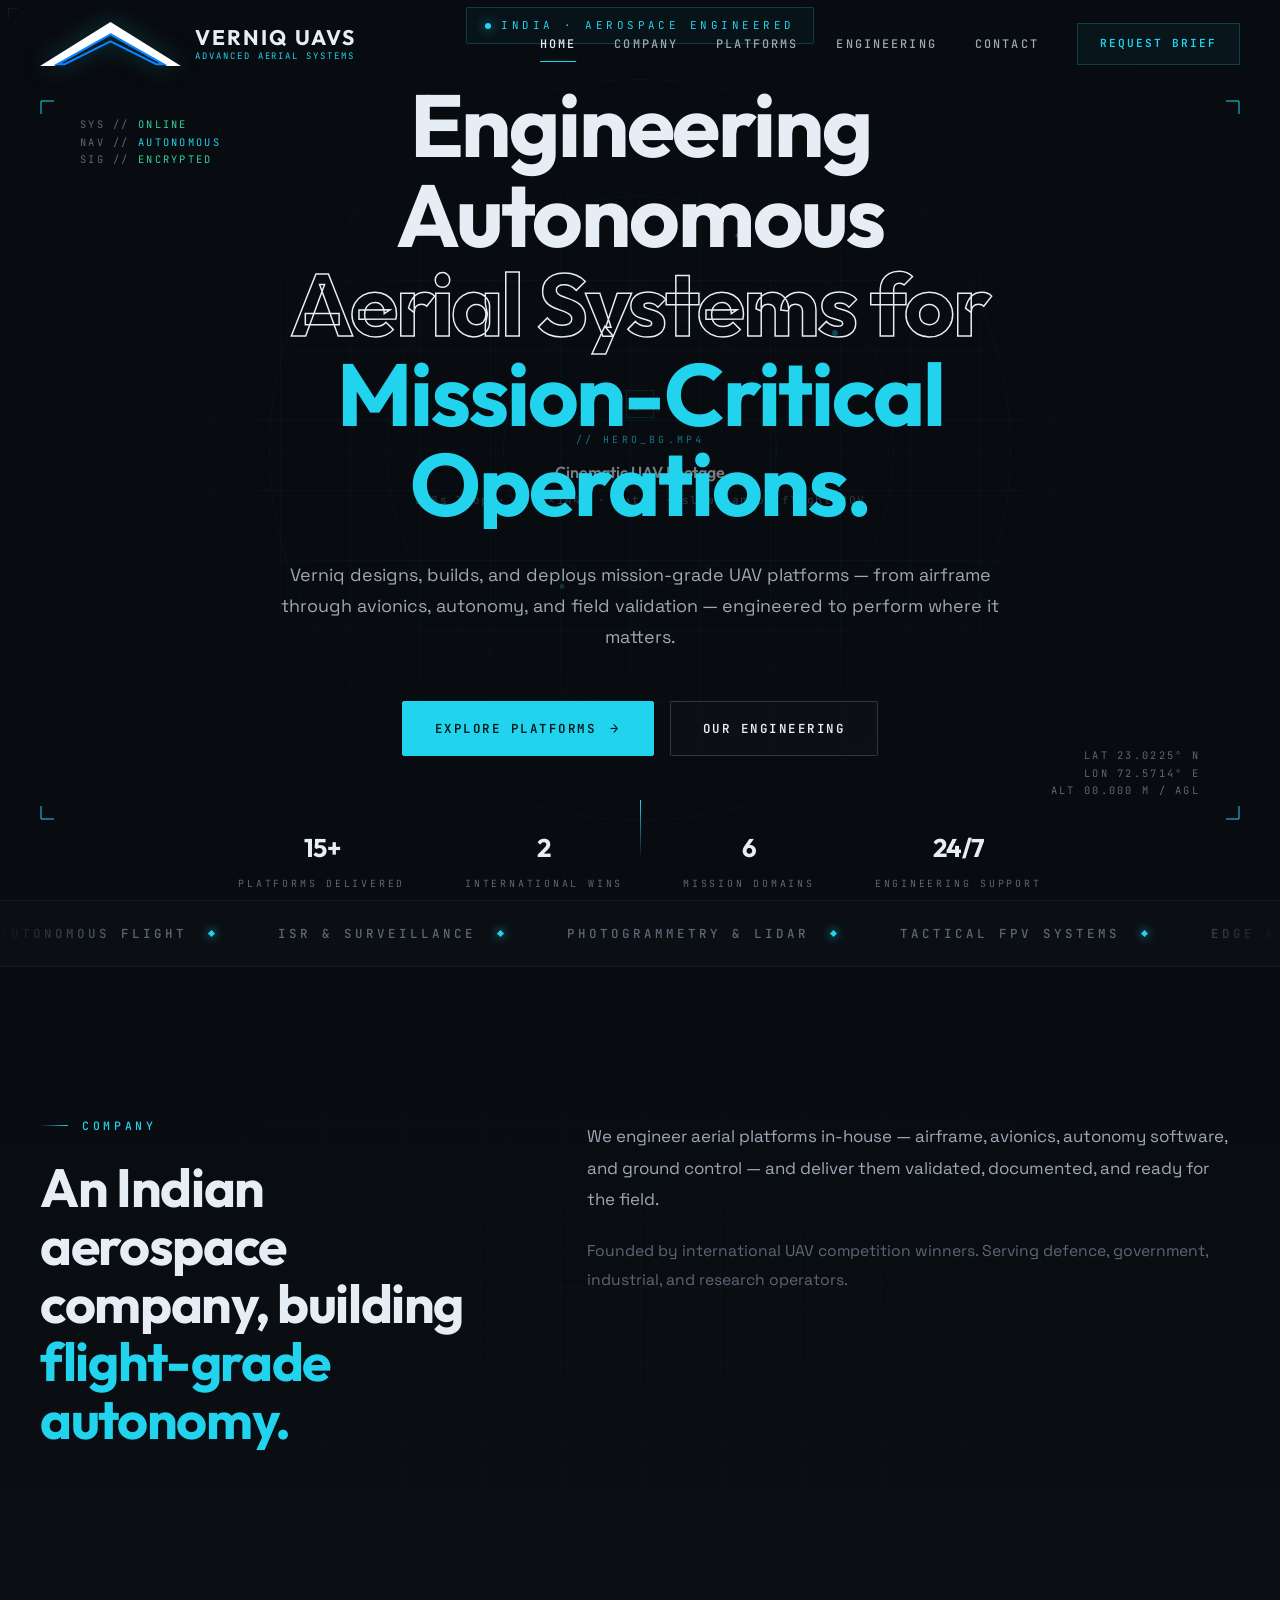
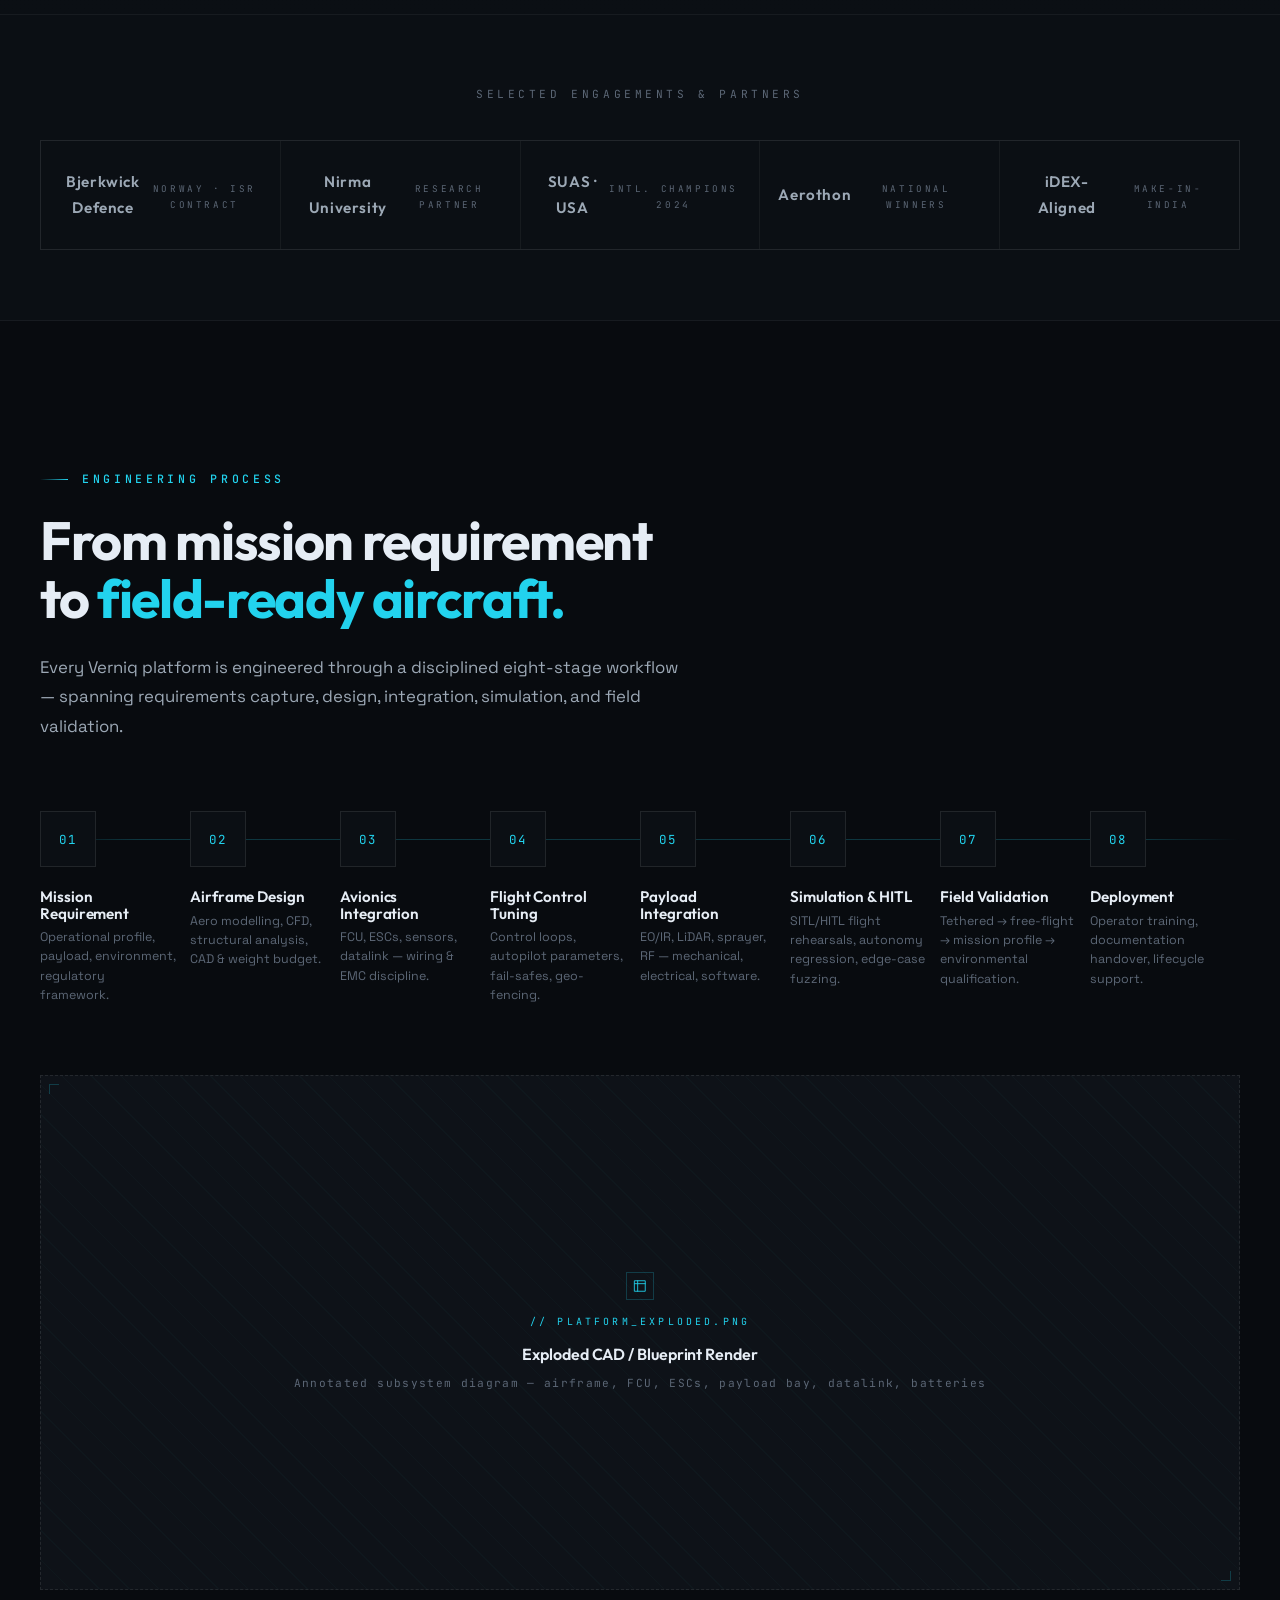
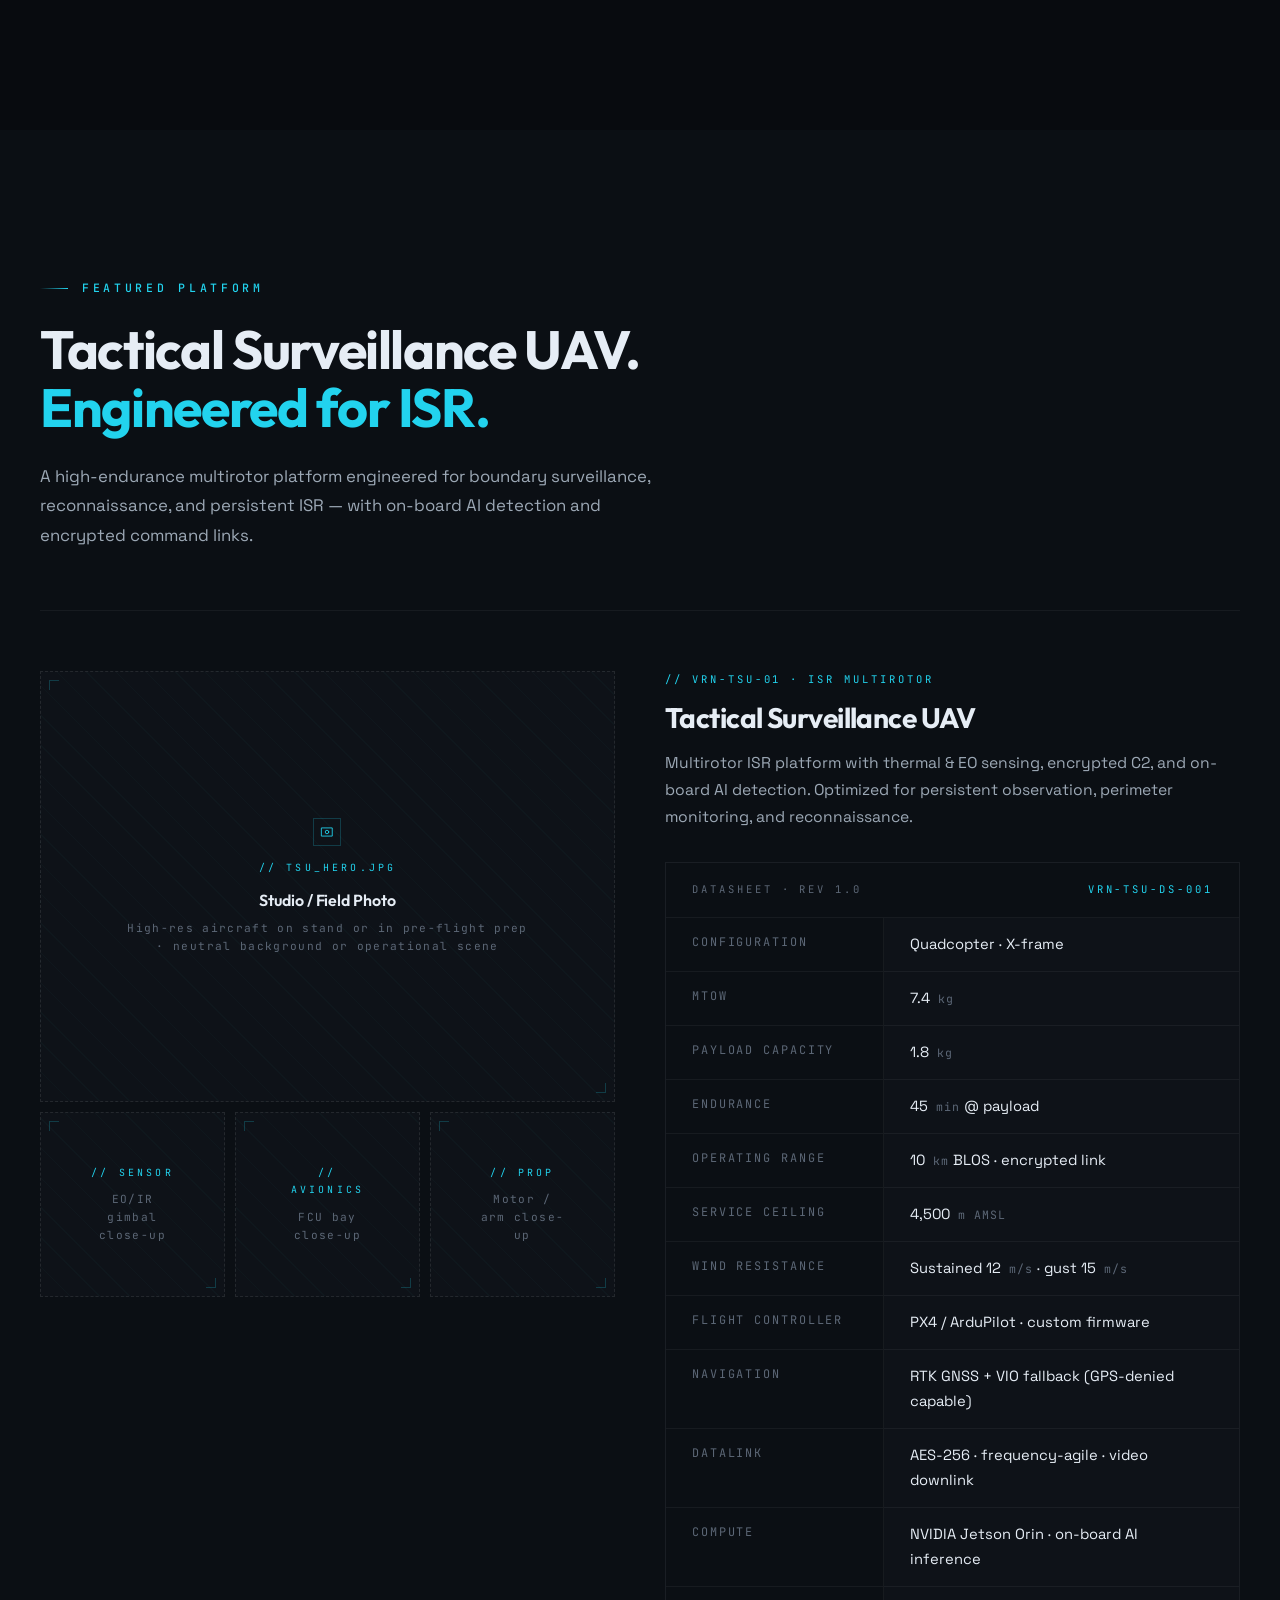
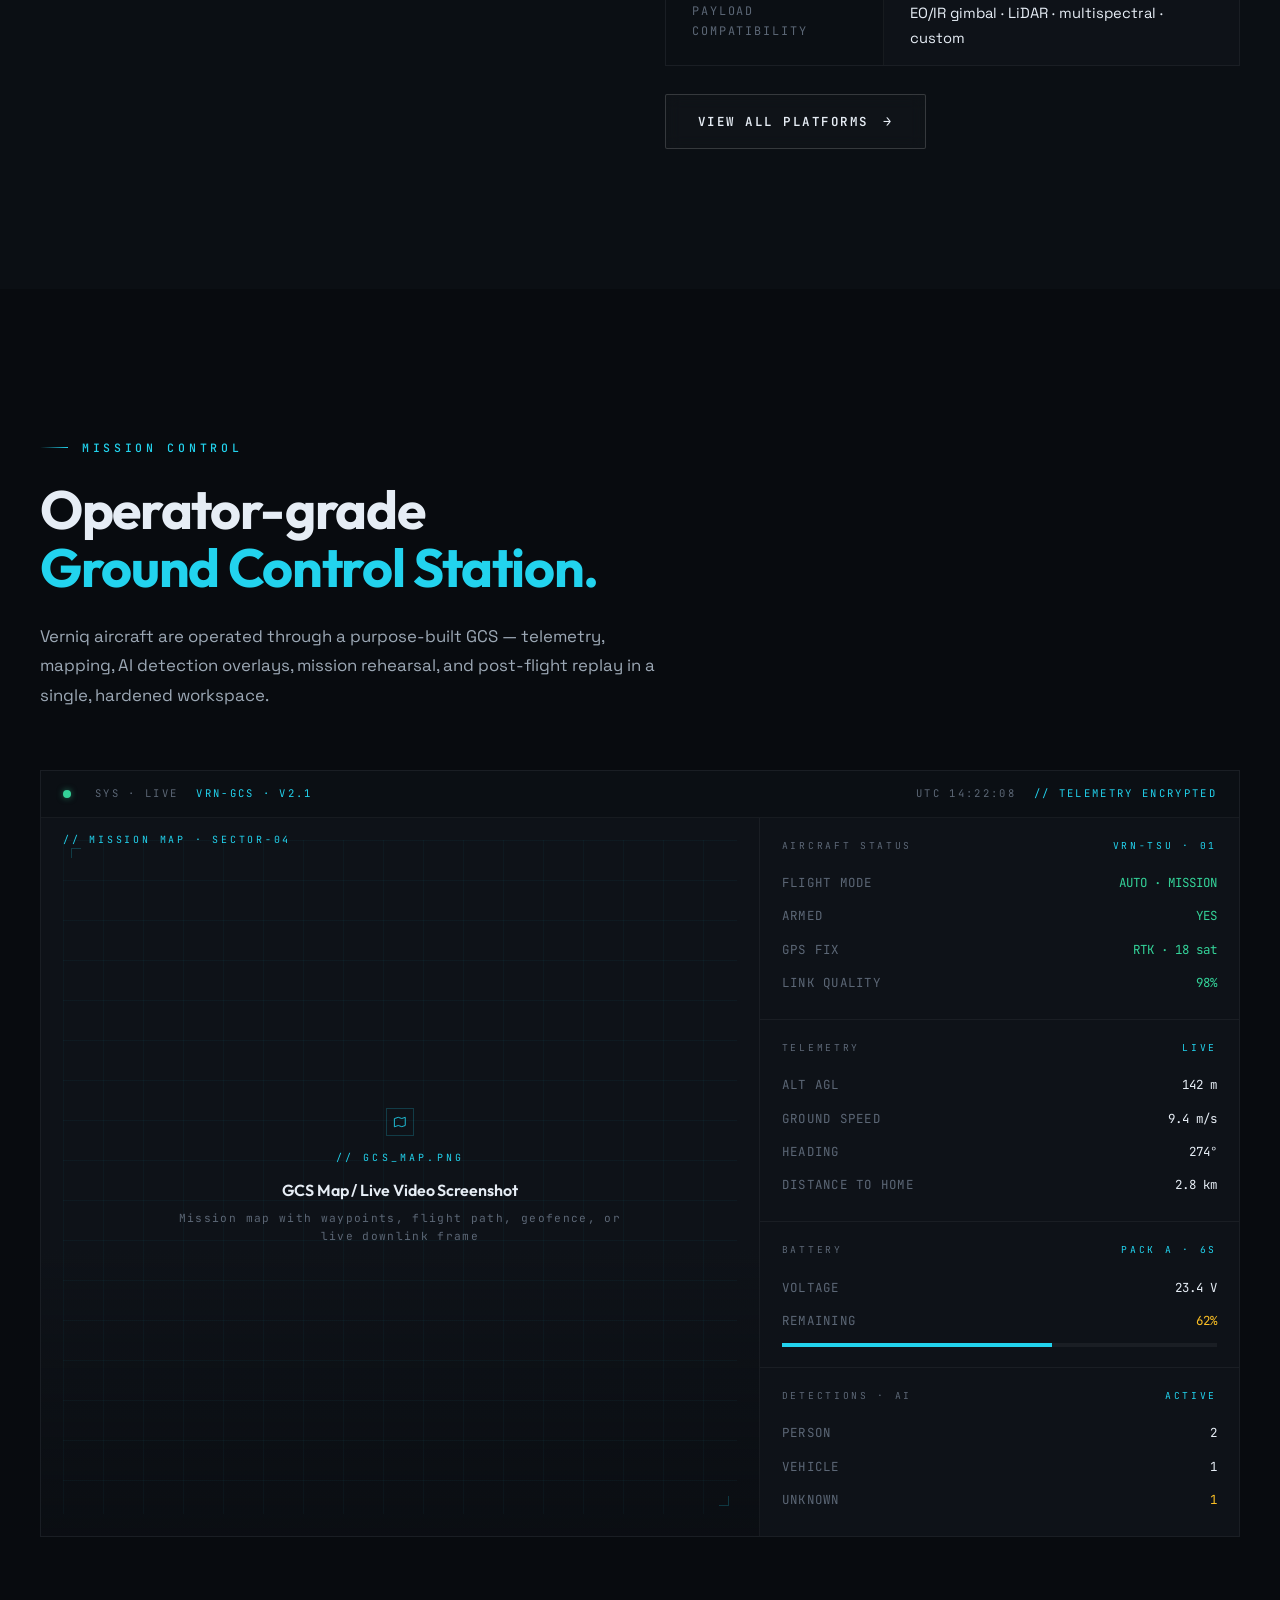
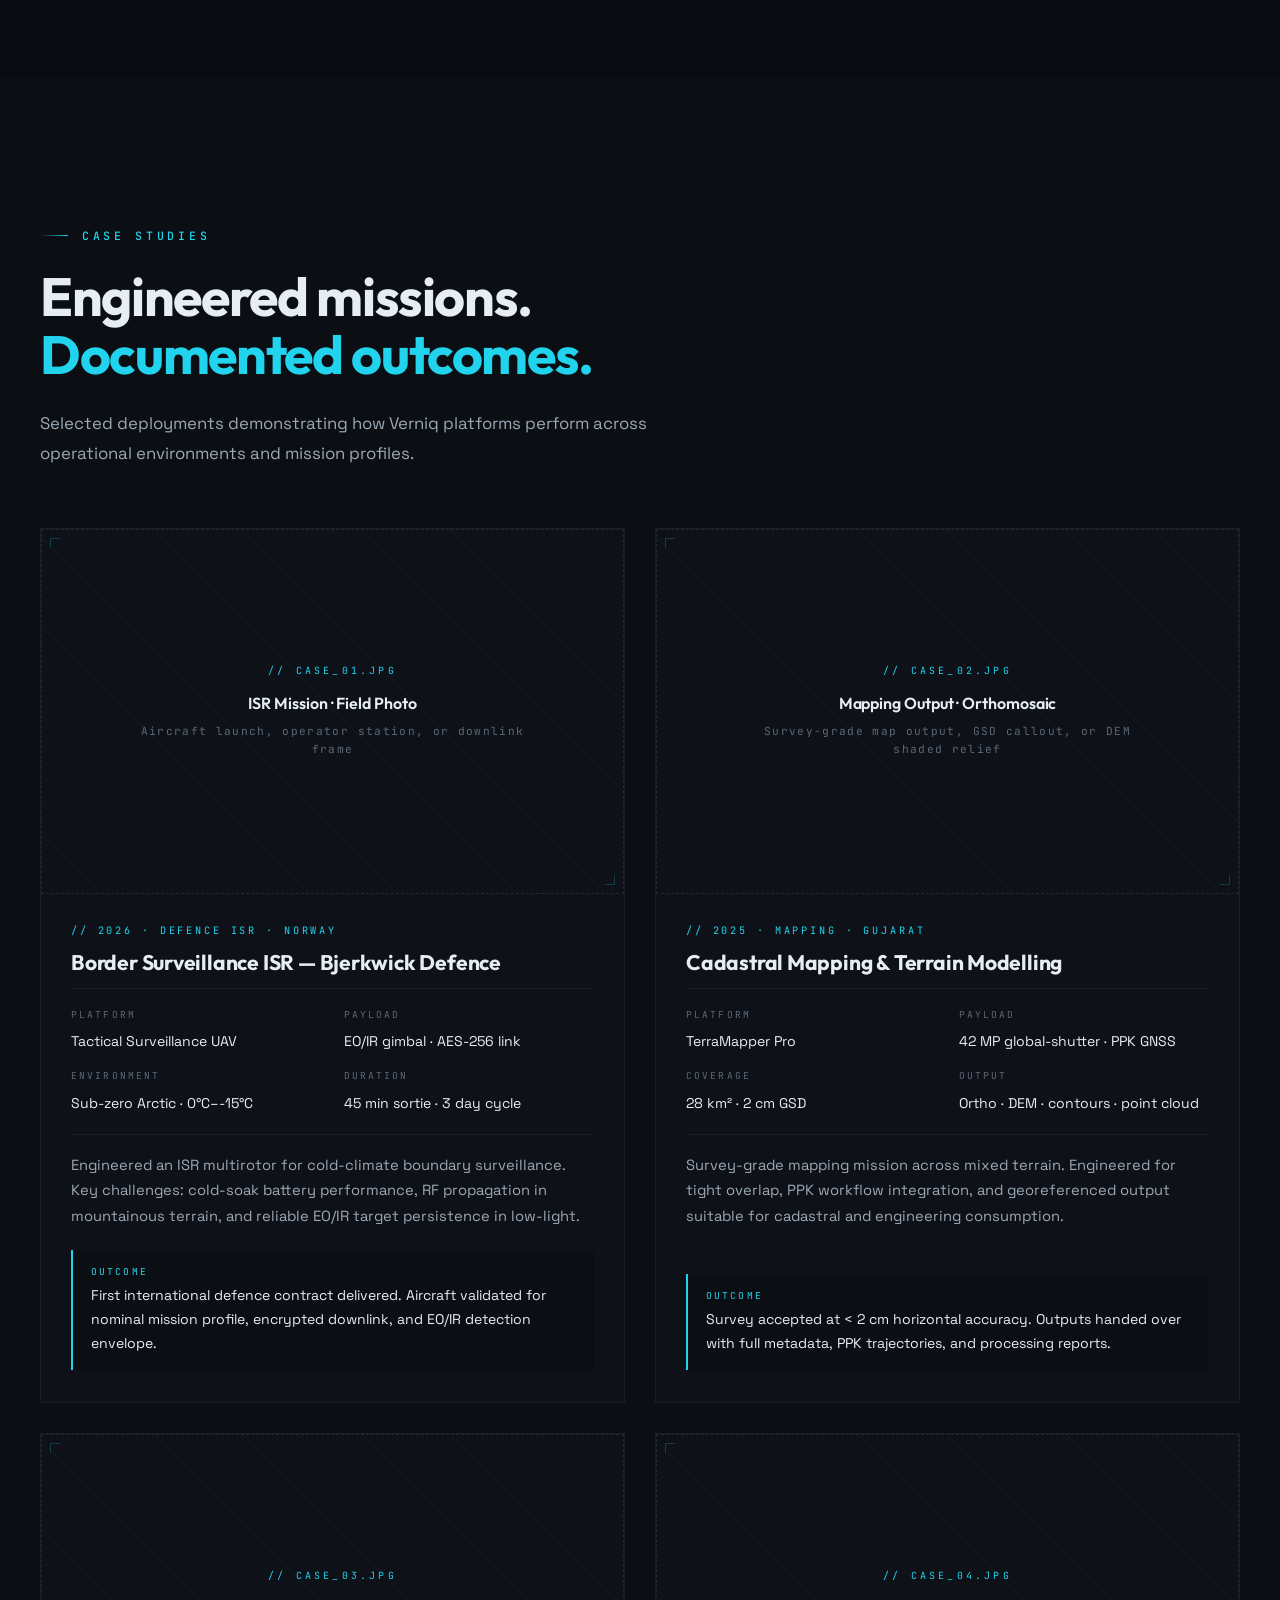
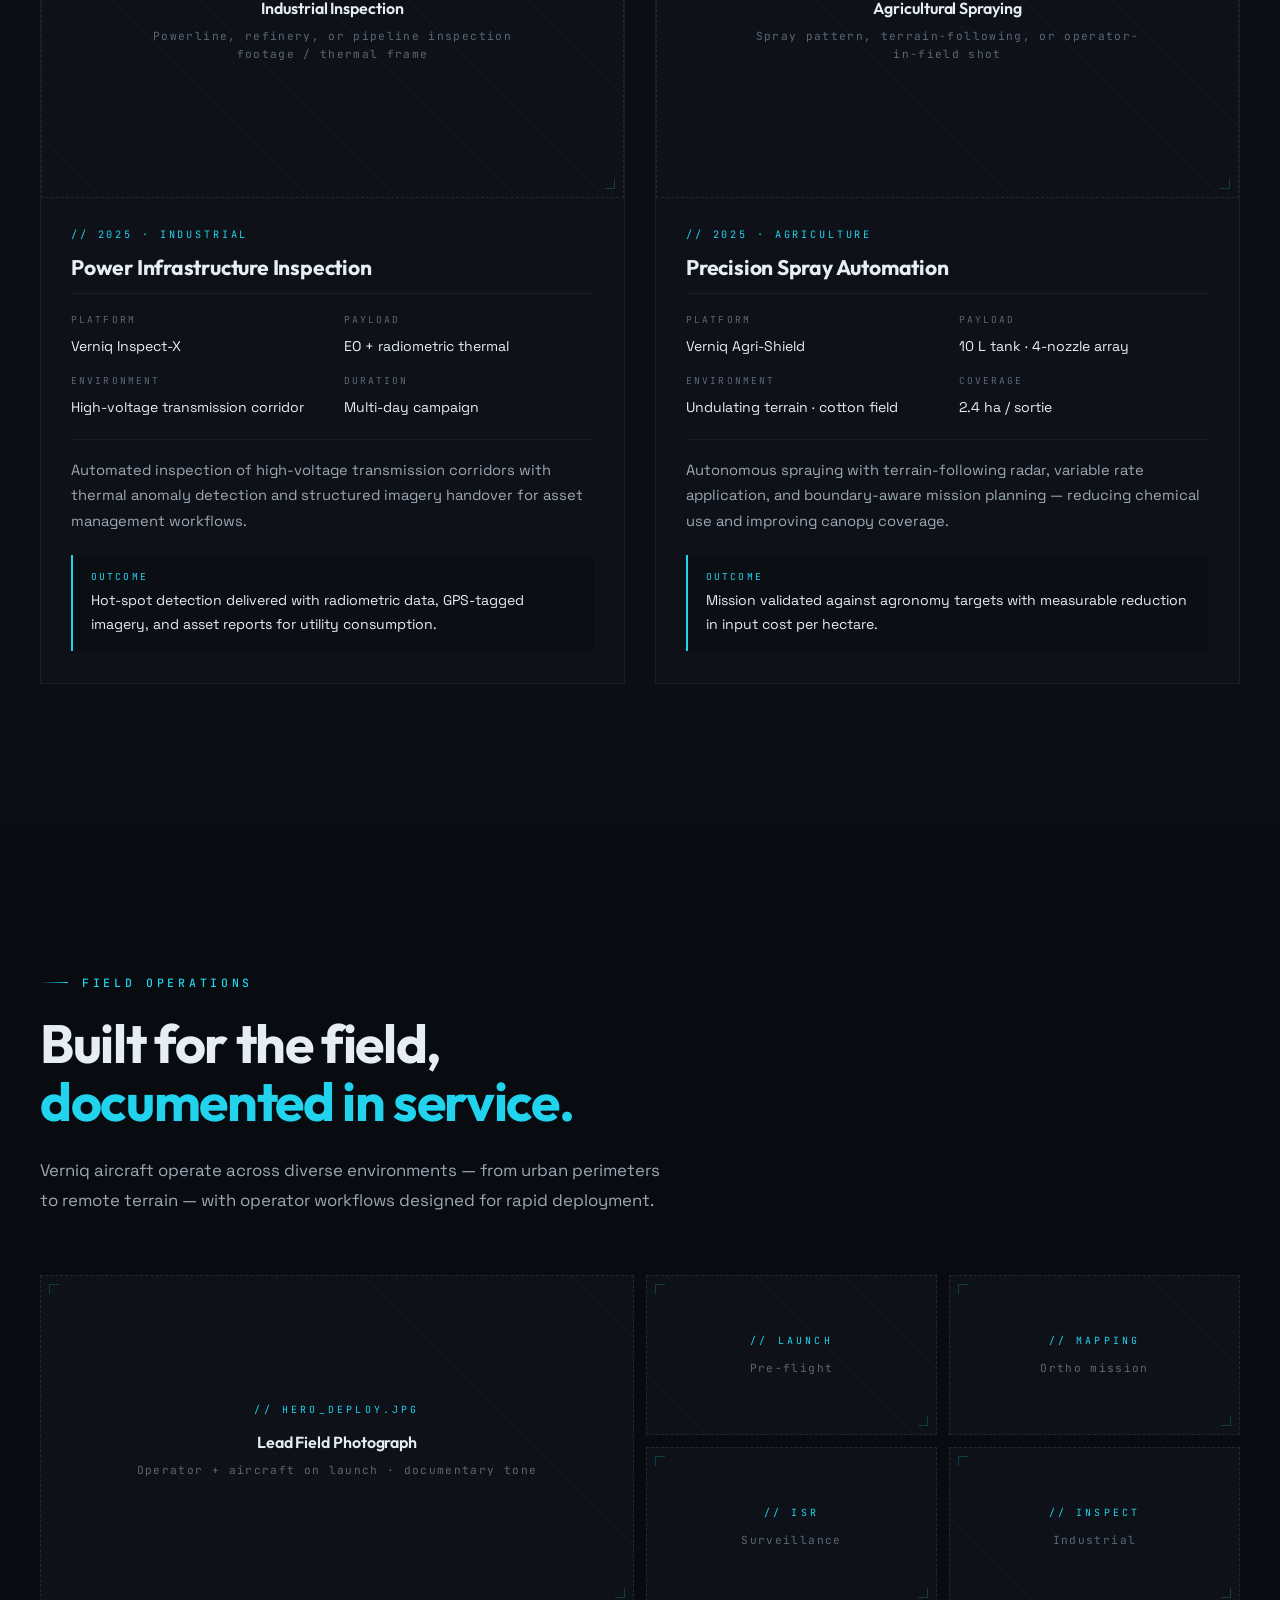
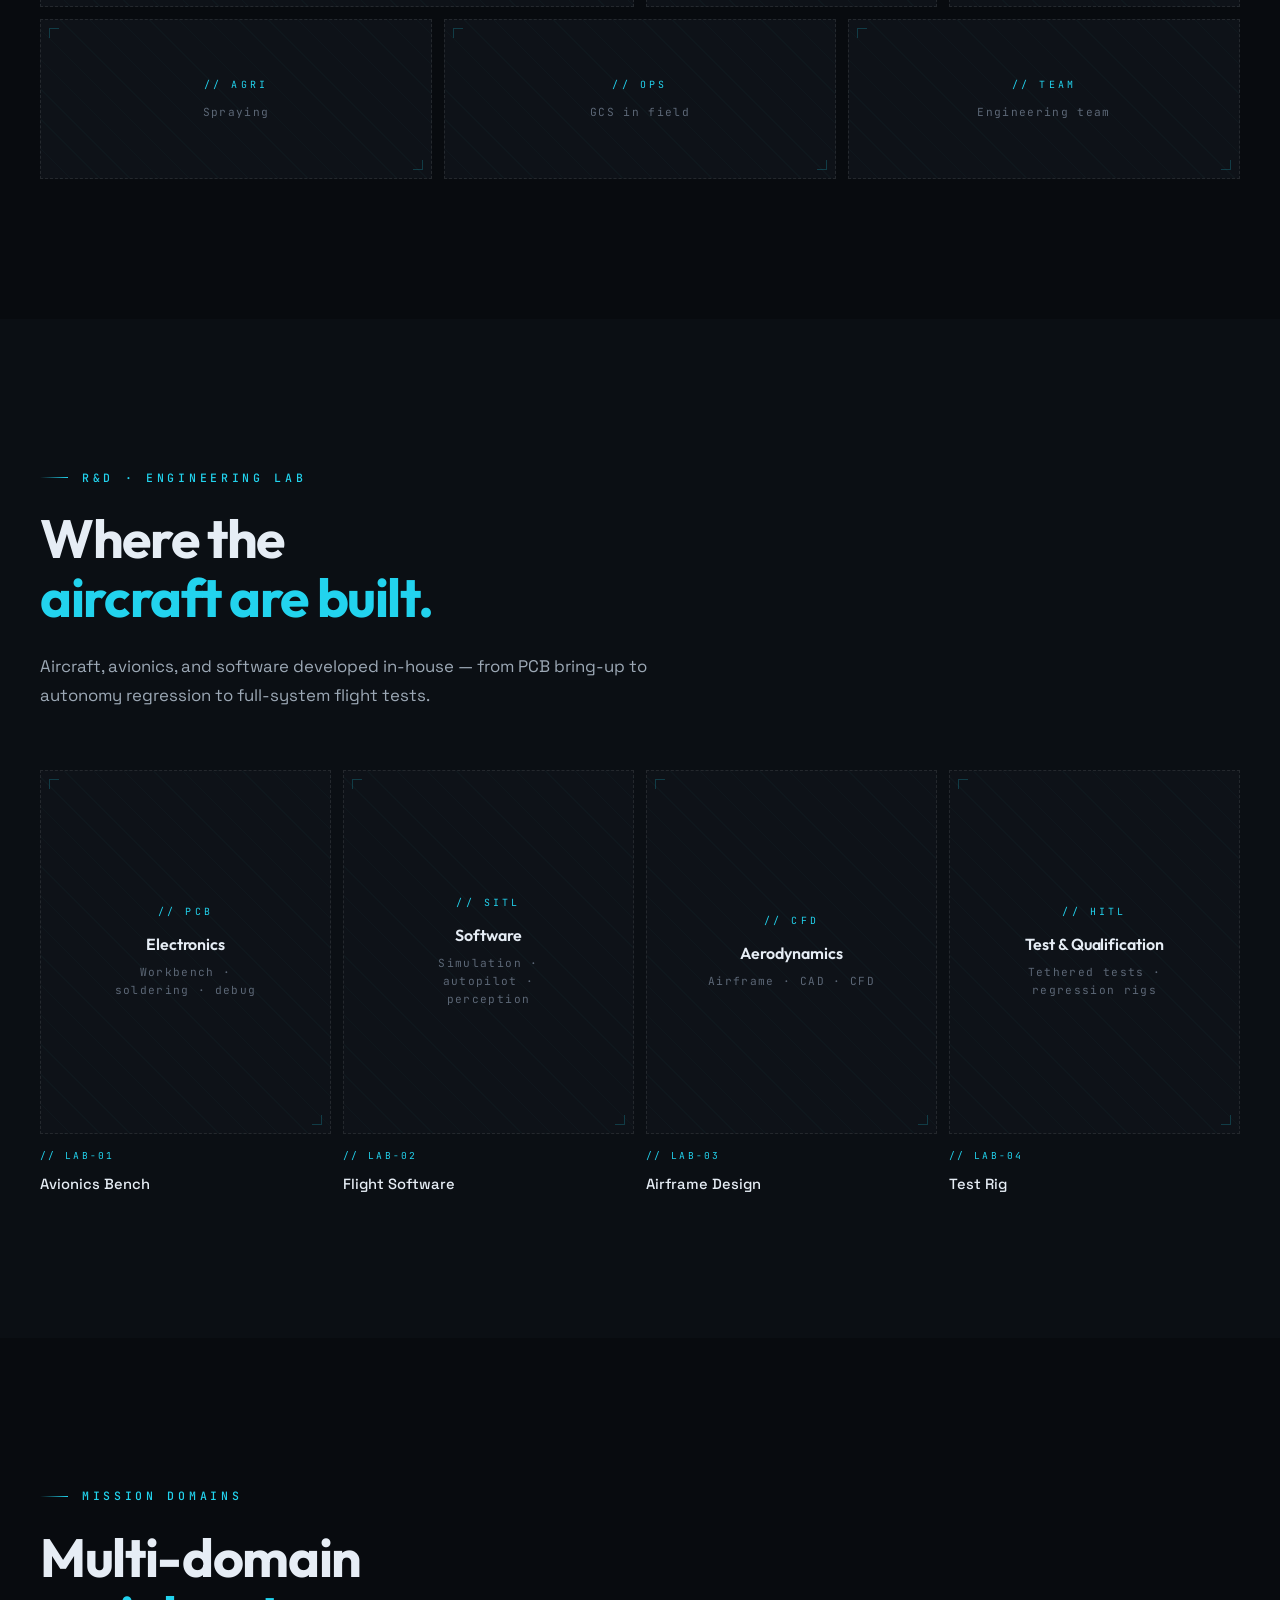
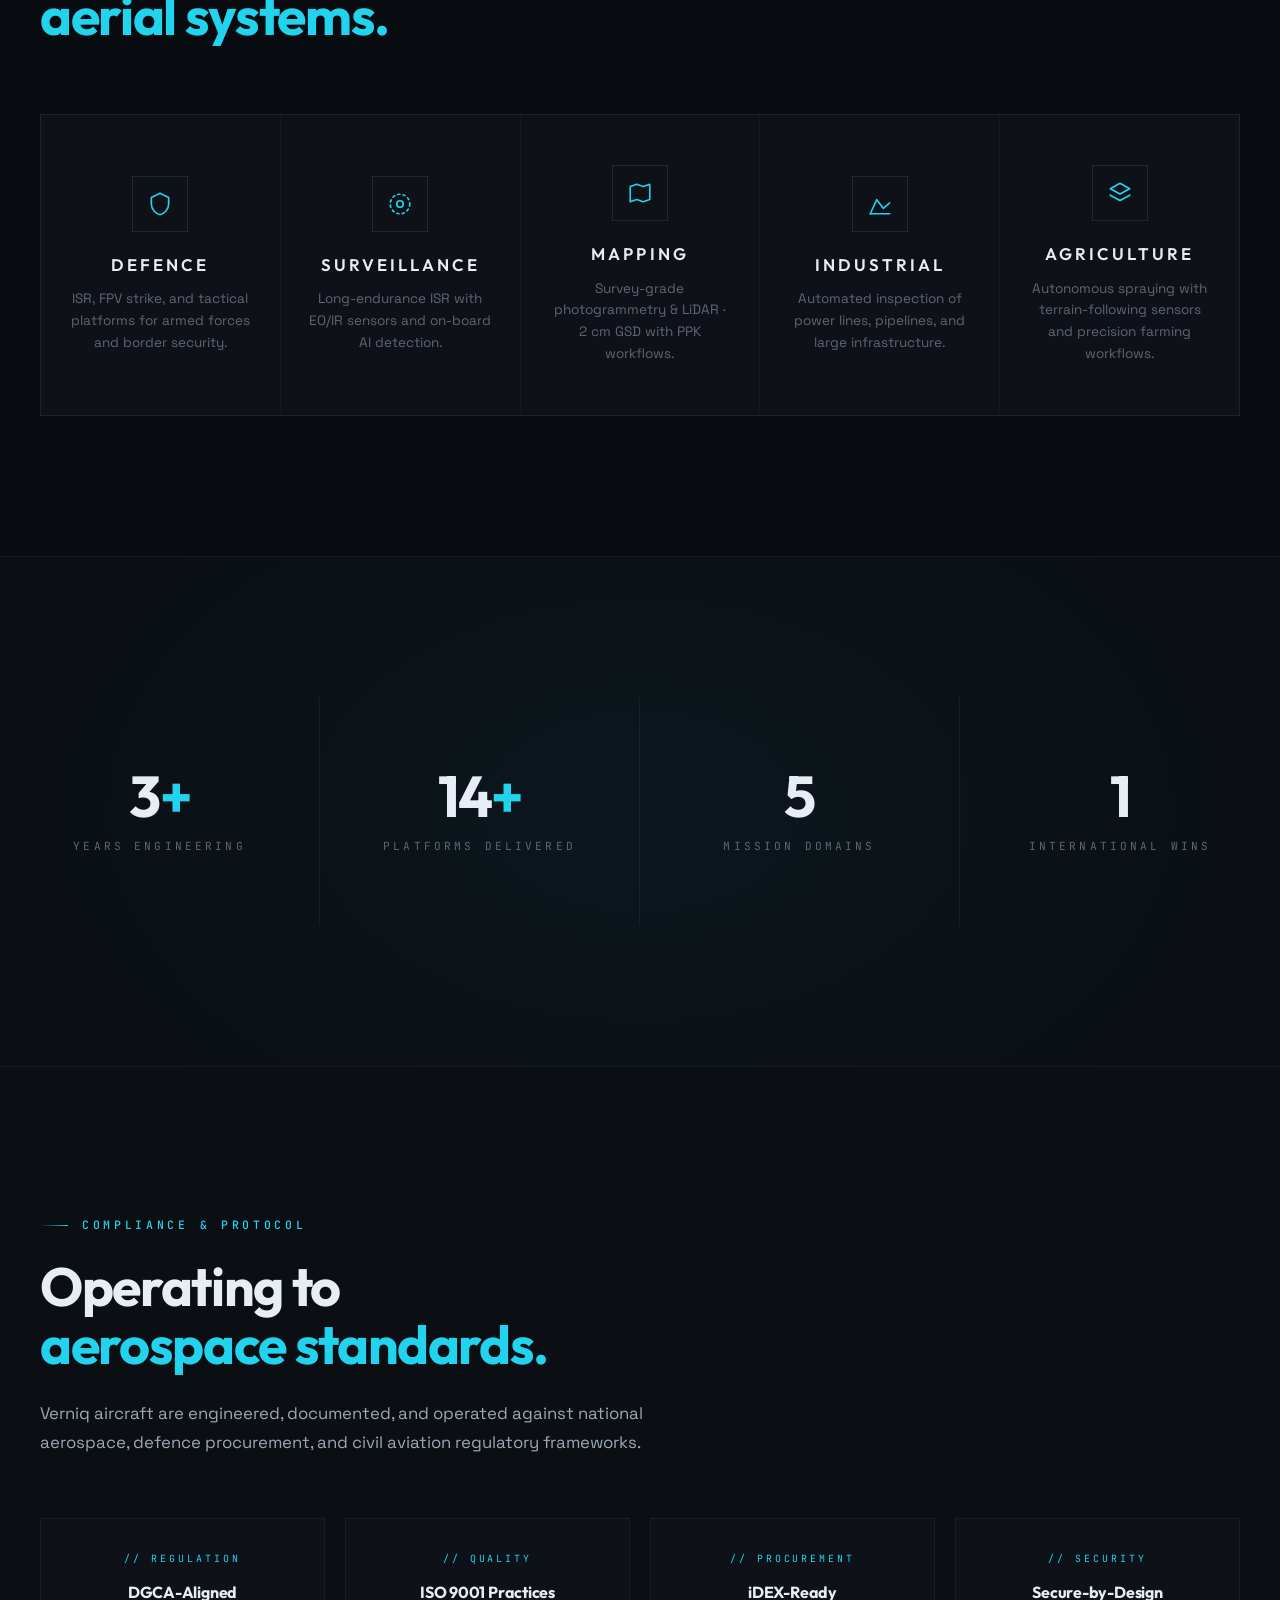
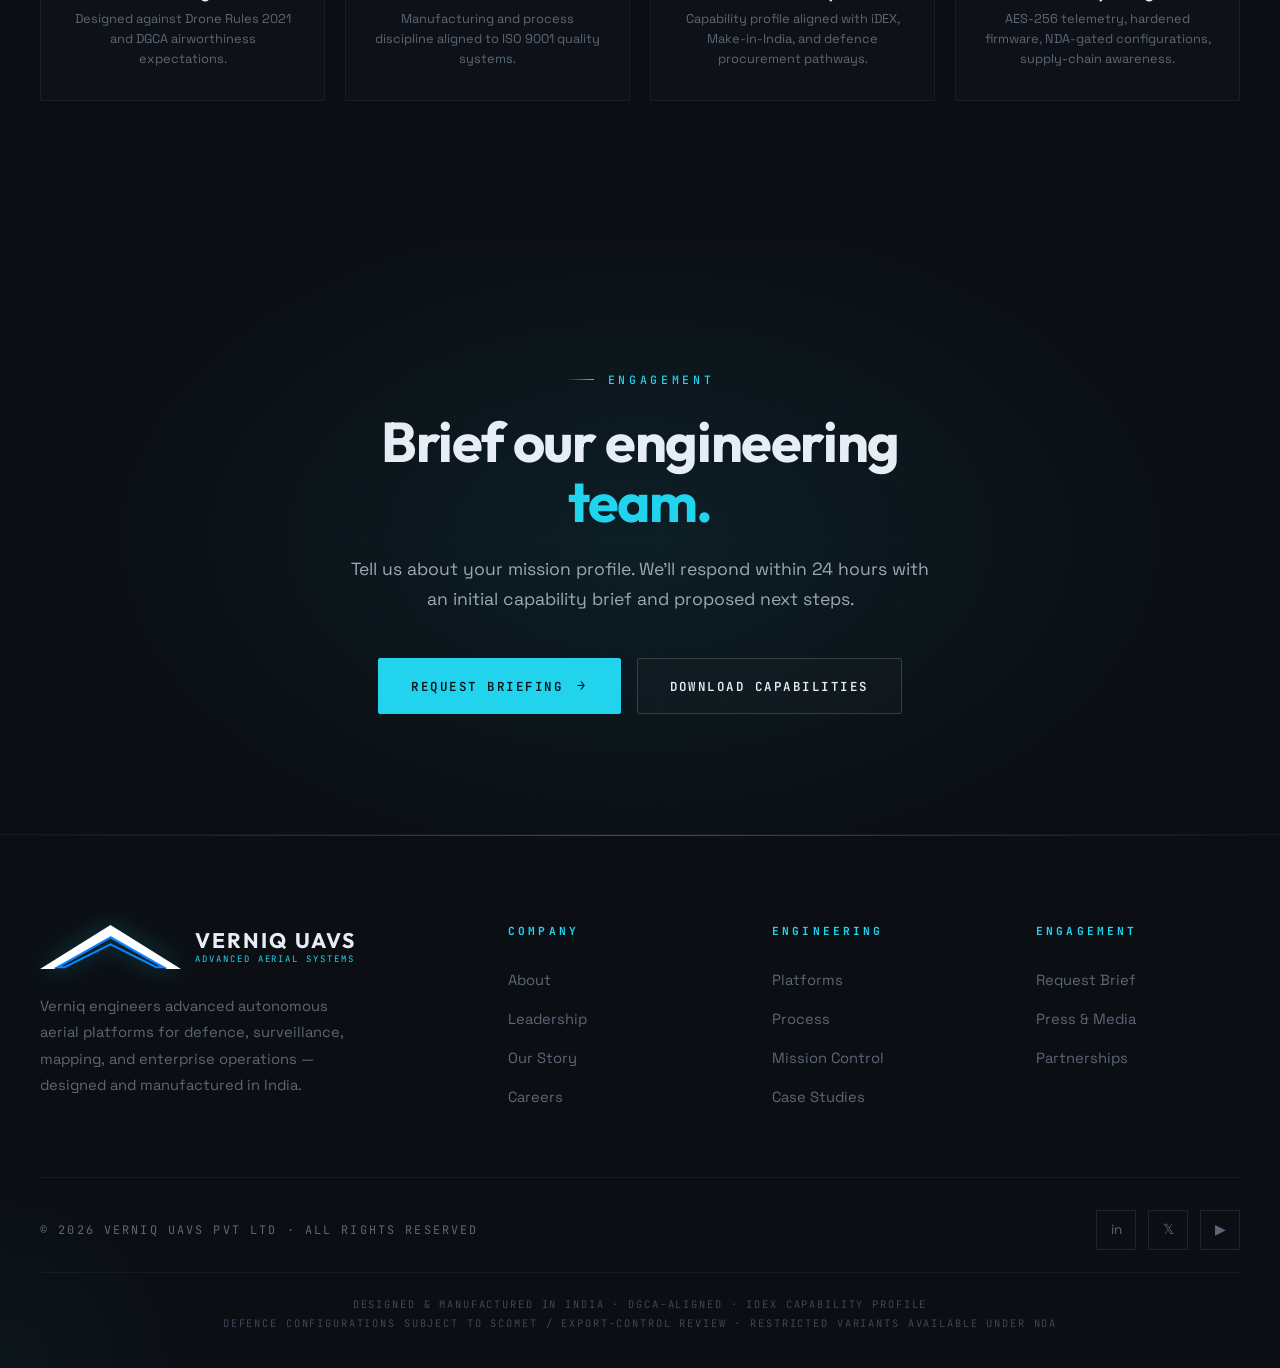
<file: index.html>
<!DOCTYPE html>
<html lang="en">

<head>
  <meta charset="UTF-8" />
  <meta name="viewport" content="width=device-width, initial-scale=1.0" />
  <title>Verniq UAVs — Advanced Autonomous Aerial Systems</title>
  <meta name="description"
    content="Verniq UAVs engineers and deploys autonomous aerial platforms for defence, surveillance, mapping, and industrial operations. Built in India to aerospace-grade standards." />

  <meta property="og:type" content="website" />
  <meta property="og:title" content="Verniq UAVs — Advanced Autonomous Aerial Systems" />
  <meta property="og:description"
    content="Mission-grade UAV platforms engineered for defence, mapping, ISR, and industrial deployments." />
  <meta property="og:url" content="https://verniquavs.com/" />
  <meta property="og:image" content="images/Surveillance.jpg" />

  <meta name="twitter:card" content="summary_large_image" />
  <meta name="twitter:title" content="Verniq UAVs — Advanced Autonomous Aerial Systems" />
  <meta name="twitter:description" content="Engineered aerial platforms for defence, mapping, and industrial operations." />

  <link rel="icon" type="image/svg+xml" href="images/icon.svg" />
  <link rel="stylesheet" href="styles.css" />
</head>

<body>

  <!-- ============================================
       INTRO (shortened)
       ============================================ -->
  <div class="video-intro" id="videoIntro" role="dialog" aria-label="Welcome">
    <canvas class="intro-particles" id="introParticles"></canvas>

    <div class="intro-center">
      <div class="intro-logo-wrap" id="introLogoWrap">
        <svg class="intro-svg-logo" viewBox="-420 -220 840 290" xmlns="http://www.w3.org/2000/svg">
          <path id="logoPath1" class="intro-path" d="M0 -200 L-400 50 L-320 50 L0 -130 L320 50 L400 50 Z" fill="none"
            stroke="#E6EDF5" stroke-width="3" stroke-dasharray="2000" stroke-dashoffset="2000" />
          <path id="logoPath2" class="intro-path" d="M0 -130 L-300 40 L-260 40 L0 -90 L260 40 L300 40 Z" fill="none"
            stroke="#22D3EE" stroke-width="3" stroke-dasharray="1600" stroke-dashoffset="1600" />
        </svg>
        <div class="intro-glow-ring"></div>
      </div>

      <h1 class="intro-company-name" id="introCompanyName">
        <span class="intro-char-wrap"></span>
      </h1>

      <p class="intro-tagline-text" id="introTagline">Advanced Autonomous Aerial Systems</p>
      <div class="intro-accent-line" id="introAccentLine"></div>
    </div>

    <button class="intro-skip" id="introSkip">Skip →</button>
  </div>

  <!-- ============================================
       NAV
       ============================================ -->
  <nav class="navbar" id="navbar">
    <div class="container">
      <a href="index.html" class="nav-logo">
        <img src="images/icon.svg" alt="Verniq" class="nav-logo-icon-img" />
        <div class="nav-logo-text-wrapper">
          <span class="nav-logo-title">Verniq UAVs</span>
          <span class="nav-logo-tagline">Advanced Aerial Systems</span>
        </div>
      </a>

      <div class="nav-links" id="navLinks">
        <a href="index.html" class="nav-link active">Home</a>
        <a href="about.html" class="nav-link">Company</a>
        <a href="products.html" class="nav-link">Platforms</a>
        <a href="#engineering" class="nav-link">Engineering</a>
        <a href="contact.html" class="nav-link">Contact</a>
        <a href="contact.html" class="nav-cta">Request Brief</a>
      </div>

      <button class="nav-toggle" id="navToggle" aria-label="Toggle menu">
        <span></span><span></span><span></span>
      </button>
    </div>
  </nav>

  <!-- ============================================
       HERO — restrained, engineering-first
       ============================================ -->
  <section class="hero" id="hero">
    <!-- HERO MEDIA SLOT — replace with cinematic UAV video/image -->
    <div class="hero-bg">
      <div class="media-slot" style="position:absolute; inset:0; border:none; background: var(--bg-primary);">
        <div class="media-slot-inner">
          <div class="media-slot-icon">
            <svg viewBox="0 0 24 24" stroke-width="1.5" stroke-linecap="round" stroke-linejoin="round"><polygon points="5 3 19 12 5 21"/></svg>
          </div>
          <div class="media-slot-tag">// HERO_BG.MP4</div>
          <div class="media-slot-title">Cinematic UAV Footage</div>
          <div class="media-slot-hint">3–8s loop · 2560×1440 · muted · slow-pan or flight POV</div>
        </div>
      </div>
    </div>
    <div class="hero-overlay"></div>
    <div class="hero-grid"></div>

    <!-- subtle radar (toned down) -->
    <svg class="hero-radar" id="heroRadar" viewBox="0 0 800 800" xmlns="http://www.w3.org/2000/svg" aria-hidden="true">
      <defs>
        <radialGradient id="radarSweep" cx="50%" cy="50%" r="50%">
          <stop offset="0%" stop-color="#22D3EE" stop-opacity="0.32"/>
          <stop offset="60%" stop-color="#22D3EE" stop-opacity="0.04"/>
          <stop offset="100%" stop-color="#22D3EE" stop-opacity="0"/>
        </radialGradient>
      </defs>
      <circle cx="400" cy="400" r="380" fill="none" stroke="rgba(34,211,238,0.10)" stroke-width="1"/>
      <circle cx="400" cy="400" r="260" fill="none" stroke="rgba(34,211,238,0.10)" stroke-width="1"/>
      <circle cx="400" cy="400" r="140" fill="none" stroke="rgba(34,211,238,0.12)" stroke-width="1"/>
      <line x1="20" y1="400" x2="780" y2="400" stroke="rgba(34,211,238,0.10)" stroke-width="1"/>
      <line x1="400" y1="20" x2="400" y2="780" stroke="rgba(34,211,238,0.10)" stroke-width="1"/>
      <g id="radarSweepGroup" style="transform-origin: 400px 400px;">
        <path d="M400 400 L400 20 A380 380 0 0 1 750 280 Z" fill="url(#radarSweep)"/>
      </g>
      <circle cx="600" cy="280" r="3" fill="#22D3EE">
        <animate attributeName="opacity" values="0;1;0" dur="3s" repeatCount="indefinite"/>
      </circle>
      <circle cx="320" cy="540" r="2.5" fill="#22D3EE">
        <animate attributeName="opacity" values="0;1;0" dur="4s" begin="1s" repeatCount="indefinite"/>
      </circle>
      <circle cx="500" cy="180" r="2" fill="#22D3EE">
        <animate attributeName="opacity" values="0;1;0" dur="5s" begin="2s" repeatCount="indefinite"/>
      </circle>
    </svg>

    <!-- HUD framing brackets -->
    <div class="hero-frame hero-frame--tl">
      <svg width="36" height="36" viewBox="0 0 36 36"><path d="M1 14 L1 1 L14 1" fill="none" stroke="#22D3EE" stroke-width="1"/></svg>
    </div>
    <div class="hero-frame hero-frame--tr">
      <svg width="36" height="36" viewBox="0 0 36 36"><path d="M22 1 L35 1 L35 14" fill="none" stroke="#22D3EE" stroke-width="1"/></svg>
    </div>
    <div class="hero-frame hero-frame--bl">
      <svg width="36" height="36" viewBox="0 0 36 36"><path d="M1 22 L1 35 L14 35" fill="none" stroke="#22D3EE" stroke-width="1"/></svg>
    </div>
    <div class="hero-frame hero-frame--br">
      <svg width="36" height="36" viewBox="0 0 36 36"><path d="M35 22 L35 35 L22 35" fill="none" stroke="#22D3EE" stroke-width="1"/></svg>
    </div>

    <!-- HUD Readouts -->
    <div class="hero-readout hero-readout--tl">
      <div>SYS // <span class="ok">ONLINE</span></div>
      <div>NAV // <span class="v">AUTONOMOUS</span></div>
      <div>SIG // <span class="ok">ENCRYPTED</span></div>
    </div>
    <div class="hero-readout hero-readout--br">
      <div>LAT 23.0225° N</div>
      <div>LON 72.5714° E</div>
      <div>ALT 00.000 M / AGL</div>
    </div>

    <div class="hero-content">
      <div class="hero-badge">
        <span class="dot"></span>
        <span>India · Aerospace Engineered</span>
      </div>

      <div class="hero-title-wrapper">
        <h1 class="hero-title">
          <span class="line">Engineering Autonomous</span>
          <span class="line"><span class="outline-text">Aerial Systems for</span></span>
          <span class="line"><span class="accent">Mission-Critical Operations.</span></span>
        </h1>
      </div>

      <p class="hero-description">
        Verniq designs, builds, and deploys mission-grade UAV platforms — from airframe
        through avionics, autonomy, and field validation — engineered to perform where it matters.
      </p>

      <div class="hero-actions">
        <a href="products.html" class="btn btn-primary btn-arrow">Explore Platforms</a>
        <a href="#engineering" class="btn btn-outline">Our Engineering</a>
      </div>

      <div class="hero-meta">
        <div class="hero-meta-item">
          <div class="hero-meta-value">15+</div>
          <div class="hero-meta-label">Platforms Delivered</div>
        </div>
        <div class="hero-meta-item">
          <div class="hero-meta-value">2</div>
          <div class="hero-meta-label">International Wins</div>
        </div>
        <div class="hero-meta-item">
          <div class="hero-meta-value">6</div>
          <div class="hero-meta-label">Mission Domains</div>
        </div>
        <div class="hero-meta-item">
          <div class="hero-meta-value">24/7</div>
          <div class="hero-meta-label">Engineering Support</div>
        </div>
      </div>
    </div>

    <div class="hero-scroll">
      <div class="hero-scroll-line"></div>
    </div>
  </section>

  <!-- ============================================
       MARQUEE
       ============================================ -->
  <div class="marquee-section">
    <div class="marquee-track" id="marqueeTrack">
      <div class="marquee-item">Autonomous Flight <span class="separator"></span></div>
      <div class="marquee-item">ISR &amp; Surveillance <span class="separator"></span></div>
      <div class="marquee-item">Photogrammetry &amp; LiDAR <span class="separator"></span></div>
      <div class="marquee-item">Tactical FPV Systems <span class="separator"></span></div>
      <div class="marquee-item">Edge AI Detection <span class="separator"></span></div>
      <div class="marquee-item">Industrial Inspection <span class="separator"></span></div>
      <div class="marquee-item">Precision Agriculture <span class="separator"></span></div>
      <div class="marquee-item">Mission Engineering <span class="separator"></span></div>
      <div class="marquee-item">Autonomous Flight <span class="separator"></span></div>
      <div class="marquee-item">ISR &amp; Surveillance <span class="separator"></span></div>
      <div class="marquee-item">Photogrammetry &amp; LiDAR <span class="separator"></span></div>
      <div class="marquee-item">Tactical FPV Systems <span class="separator"></span></div>
      <div class="marquee-item">Edge AI Detection <span class="separator"></span></div>
      <div class="marquee-item">Industrial Inspection <span class="separator"></span></div>
      <div class="marquee-item">Precision Agriculture <span class="separator"></span></div>
      <div class="marquee-item">Mission Engineering <span class="separator"></span></div>
    </div>
  </div>

  <!-- ============================================
       COMPANY OVERVIEW (concise)
       ============================================ -->
  <section class="section section-tech" id="overview">
    <div class="container">
      <div style="display: grid; grid-template-columns: 1fr 1.4fr; gap: 80px; align-items: start;" class="overview-grid">
        <div class="reveal">
          <p class="section-label">Company</p>
          <h2 class="section-title">An Indian aerospace<br/>company, building<br/><span class="accent">flight-grade autonomy.</span></h2>
        </div>
        <div class="reveal-right" style="padding-top: 14px;">
          <p style="font-size: 1.06rem; color: var(--text-secondary); line-height: 1.85; margin-bottom: 22px;">
            We engineer aerial platforms in-house — airframe, avionics, autonomy software, and ground
            control — and deliver them validated, documented, and ready for the field.
          </p>
          <p style="font-size: 0.98rem; color: var(--text-muted); line-height: 1.85;">
            Founded by international UAV competition winners. Serving defence, government, industrial,
            and research operators.
          </p>
        </div>
      </div>
    </div>
  </section>

  <!-- ============================================
       PARTNERS / TRUST STRIP
       ============================================ -->
  <section class="partner-strip">
    <div class="container">
      <p class="partner-strip-label">Selected Engagements &amp; Partners</p>
      <div class="partner-grid reveal">
        <div class="partner-cell">Bjerkwick Defence<span class="meta">Norway · ISR Contract</span></div>
        <div class="partner-cell">Nirma University<span class="meta">Research Partner</span></div>
        <div class="partner-cell">SUAS · USA<span class="meta">Intl. Champions 2024</span></div>
        <div class="partner-cell">Aerothon<span class="meta">National Winners</span></div>
        <div class="partner-cell">iDEX-Aligned<span class="meta">Make-in-India</span></div>
      </div>
    </div>
  </section>

  <!-- ============================================
       ENGINEERING PROCESS
       ============================================ -->
  <section class="section" id="engineering">
    <div class="container">
      <div class="reveal">
        <p class="section-label">Engineering Process</p>
        <h2 class="section-title">From mission requirement<br/>to <span class="accent">field-ready aircraft.</span></h2>
        <p class="section-subtitle">
          Every Verniq platform is engineered through a disciplined eight-stage workflow —
          spanning requirements capture, design, integration, simulation, and field validation.
        </p>
      </div>

      <div class="process-rail reveal">
        <div class="process-steps stagger-children">
          <div class="process-step">
            <div class="process-num">01</div>
            <h4>Mission Requirement</h4>
            <p>Operational profile, payload, environment, regulatory framework.</p>
          </div>
          <div class="process-step">
            <div class="process-num">02</div>
            <h4>Airframe Design</h4>
            <p>Aero modelling, CFD, structural analysis, CAD &amp; weight budget.</p>
          </div>
          <div class="process-step">
            <div class="process-num">03</div>
            <h4>Avionics Integration</h4>
            <p>FCU, ESCs, sensors, datalink — wiring &amp; EMC discipline.</p>
          </div>
          <div class="process-step">
            <div class="process-num">04</div>
            <h4>Flight Control Tuning</h4>
            <p>Control loops, autopilot parameters, fail-safes, geo-fencing.</p>
          </div>
          <div class="process-step">
            <div class="process-num">05</div>
            <h4>Payload Integration</h4>
            <p>EO/IR, LiDAR, sprayer, RF — mechanical, electrical, software.</p>
          </div>
          <div class="process-step">
            <div class="process-num">06</div>
            <h4>Simulation &amp; HITL</h4>
            <p>SITL/HITL flight rehearsals, autonomy regression, edge-case fuzzing.</p>
          </div>
          <div class="process-step">
            <div class="process-num">07</div>
            <h4>Field Validation</h4>
            <p>Tethered → free-flight → mission profile → environmental qualification.</p>
          </div>
          <div class="process-step">
            <div class="process-num">08</div>
            <h4>Deployment</h4>
            <p>Operator training, documentation handover, lifecycle support.</p>
          </div>
        </div>
      </div>

      <!-- BLUEPRINT / EXPLODED-VIEW MEDIA SLOT -->
      <div class="media-slot media-slot--21x9 reveal" style="margin-top: 70px;">
        <div class="media-slot-inner">
          <div class="media-slot-icon">
            <svg viewBox="0 0 24 24" stroke-width="1.5" stroke-linecap="round" stroke-linejoin="round"><rect x="3" y="3" width="18" height="18"/><path d="M3 8 L21 8"/><path d="M8 3 L8 21"/></svg>
          </div>
          <div class="media-slot-tag">// PLATFORM_EXPLODED.PNG</div>
          <div class="media-slot-title">Exploded CAD / Blueprint Render</div>
          <div class="media-slot-hint">Annotated subsystem diagram — airframe, FCU, ESCs, payload bay, datalink, batteries</div>
        </div>
      </div>
    </div>
  </section>

  <!-- ============================================
       FEATURED PLATFORM (with spec preview)
       ============================================ -->
  <section class="section section-dark" id="platforms">
    <div class="container">
      <div class="reveal">
        <p class="section-label">Featured Platform</p>
        <h2 class="section-title">Tactical Surveillance UAV.<br/><span class="accent">Engineered for ISR.</span></h2>
        <p class="section-subtitle">
          A high-endurance multirotor platform engineered for boundary surveillance, reconnaissance,
          and persistent ISR — with on-board AI detection and encrypted command links.
        </p>
      </div>

      <div class="platform-detail reveal">
        <div>
          <!-- PLATFORM HERO IMAGE SLOT -->
          <div class="media-slot media-slot--4x3">
            <div class="media-slot-inner">
              <div class="media-slot-icon">
                <svg viewBox="0 0 24 24" stroke-width="1.5" stroke-linecap="round" stroke-linejoin="round"><rect x="3" y="5" width="18" height="14"/><circle cx="12" cy="12" r="3"/></svg>
              </div>
              <div class="media-slot-tag">// TSU_HERO.JPG</div>
              <div class="media-slot-title">Studio / Field Photo</div>
              <div class="media-slot-hint">High-res aircraft on stand or in pre-flight prep · neutral background or operational scene</div>
            </div>
          </div>

          <!-- secondary detail thumbs -->
          <div style="display: grid; grid-template-columns: 1fr 1fr 1fr; gap: 10px; margin-top: 10px;">
            <div class="media-slot media-slot--1x1">
              <div class="media-slot-inner">
                <div class="media-slot-tag">// SENSOR</div>
                <div class="media-slot-hint">EO/IR gimbal close-up</div>
              </div>
            </div>
            <div class="media-slot media-slot--1x1">
              <div class="media-slot-inner">
                <div class="media-slot-tag">// AVIONICS</div>
                <div class="media-slot-hint">FCU bay close-up</div>
              </div>
            </div>
            <div class="media-slot media-slot--1x1">
              <div class="media-slot-inner">
                <div class="media-slot-tag">// PROP</div>
                <div class="media-slot-hint">Motor / arm close-up</div>
              </div>
            </div>
          </div>
        </div>

        <div>
          <div class="platform-meta">// VRN-TSU-01 · ISR Multirotor</div>
          <h3 class="platform-name">Tactical Surveillance UAV</h3>
          <p class="platform-blurb">
            Multirotor ISR platform with thermal &amp; EO sensing, encrypted C2, and on-board AI detection.
            Optimized for persistent observation, perimeter monitoring, and reconnaissance.
          </p>

          <div class="spec-block">
            <div class="spec-block-head">
              <span>Datasheet · Rev 1.0</span>
              <span class="doc-id">VRN-TSU-DS-001</span>
            </div>
            <table class="spec-table">
              <tr><td>Configuration</td><td>Quadcopter · X-frame</td></tr>
              <tr><td>MTOW</td><td>7.4 <span class="unit">kg</span></td></tr>
              <tr><td>Payload Capacity</td><td>1.8 <span class="unit">kg</span></td></tr>
              <tr><td>Endurance</td><td>45 <span class="unit">min</span> @ payload</td></tr>
              <tr><td>Operating Range</td><td>10 <span class="unit">km</span> BLOS · encrypted link</td></tr>
              <tr><td>Service Ceiling</td><td>4,500 <span class="unit">m AMSL</span></td></tr>
              <tr><td>Wind Resistance</td><td>Sustained 12 <span class="unit">m/s</span> · gust 15 <span class="unit">m/s</span></td></tr>
              <tr><td>Flight Controller</td><td>PX4 / ArduPilot · custom firmware</td></tr>
              <tr><td>Navigation</td><td>RTK GNSS + VIO fallback (GPS-denied capable)</td></tr>
              <tr><td>Datalink</td><td>AES-256 · frequency-agile · video downlink</td></tr>
              <tr><td>Compute</td><td>NVIDIA Jetson Orin · on-board AI inference</td></tr>
              <tr><td>Payload Compatibility</td><td>EO/IR gimbal · LiDAR · multispectral · custom</td></tr>
            </table>
          </div>

          <div style="margin-top: 28px;">
            <a href="products.html" class="btn btn-outline btn-arrow">View All Platforms</a>
          </div>
        </div>
      </div>
    </div>
  </section>

  <!-- ============================================
       MISSION CONTROL / GCS
       ============================================ -->
  <section class="section" id="gcs">
    <div class="container">
      <div class="reveal">
        <p class="section-label">Mission Control</p>
        <h2 class="section-title">Operator-grade<br/><span class="accent">Ground Control Station.</span></h2>
        <p class="section-subtitle">
          Verniq aircraft are operated through a purpose-built GCS — telemetry, mapping, AI detection
          overlays, mission rehearsal, and post-flight replay in a single, hardened workspace.
        </p>
      </div>

      <div class="gcs-shell reveal">
        <div class="gcs-bar">
          <span class="gcs-bar-dot"></span>
          <span>SYS · LIVE</span>
          <span style="color: var(--accent-cyan);">VRN-GCS · v2.1</span>
          <span class="spacer"></span>
          <span>UTC 14:22:08</span>
          <span class="telemetry-tag">// TELEMETRY ENCRYPTED</span>
        </div>

        <div class="gcs-grid">
          <!-- map / live view slot -->
          <div class="gcs-map">
            <span class="gcs-map-tag">// MISSION MAP · SECTOR-04</span>
            <div class="media-slot media-slot--16x9" style="height: 100%; aspect-ratio: auto; background: transparent; border: none;">
              <div class="media-slot-inner">
                <div class="media-slot-icon">
                  <svg viewBox="0 0 24 24" stroke-width="1.5" stroke-linecap="round" stroke-linejoin="round"><polygon points="3 6 9 4 15 6 21 4 21 18 15 20 9 18 3 20"/></svg>
                </div>
                <div class="media-slot-tag">// GCS_MAP.PNG</div>
                <div class="media-slot-title">GCS Map / Live Video Screenshot</div>
                <div class="media-slot-hint">Mission map with waypoints, flight path, geofence, or live downlink frame</div>
              </div>
            </div>
          </div>

          <!-- side panels -->
          <div class="gcs-side">
            <div class="gcs-panel">
              <div class="gcs-panel-label"><span>Aircraft Status</span><span class="value">VRN-TSU · 01</span></div>
              <div class="gcs-row"><span class="key">FLIGHT MODE</span><span class="val ok">AUTO · MISSION</span></div>
              <div class="gcs-row"><span class="key">ARMED</span><span class="val ok">YES</span></div>
              <div class="gcs-row"><span class="key">GPS FIX</span><span class="val ok">RTK · 18 sat</span></div>
              <div class="gcs-row"><span class="key">LINK QUALITY</span><span class="val ok">98%</span></div>
            </div>

            <div class="gcs-panel">
              <div class="gcs-panel-label"><span>Telemetry</span><span class="value">LIVE</span></div>
              <div class="gcs-row"><span class="key">ALT AGL</span><span class="val">142 m</span></div>
              <div class="gcs-row"><span class="key">GROUND SPEED</span><span class="val">9.4 m/s</span></div>
              <div class="gcs-row"><span class="key">HEADING</span><span class="val">274°</span></div>
              <div class="gcs-row"><span class="key">DISTANCE TO HOME</span><span class="val">2.8 km</span></div>
            </div>

            <div class="gcs-panel">
              <div class="gcs-panel-label"><span>Battery</span><span class="value">PACK A · 6S</span></div>
              <div class="gcs-row"><span class="key">VOLTAGE</span><span class="val">23.4 V</span></div>
              <div class="gcs-row"><span class="key">REMAINING</span><span class="val warn">62%</span></div>
              <div class="gcs-bar-fill"><span style="width: 62%;"></span></div>
            </div>

            <div class="gcs-panel">
              <div class="gcs-panel-label"><span>Detections · AI</span><span class="value">ACTIVE</span></div>
              <div class="gcs-row"><span class="key">PERSON</span><span class="val">2</span></div>
              <div class="gcs-row"><span class="key">VEHICLE</span><span class="val">1</span></div>
              <div class="gcs-row"><span class="key">UNKNOWN</span><span class="val warn">1</span></div>
            </div>
          </div>
        </div>
      </div>
    </div>
  </section>

  <!-- ============================================
       CASE STUDIES
       ============================================ -->
  <section class="section section-dark" id="case-studies">
    <div class="container">
      <div class="reveal">
        <p class="section-label">Case Studies</p>
        <h2 class="section-title">Engineered missions.<br/><span class="accent">Documented outcomes.</span></h2>
        <p class="section-subtitle">
          Selected deployments demonstrating how Verniq platforms perform across operational
          environments and mission profiles.
        </p>
      </div>

      <div class="case-grid">
        <!-- CASE 1 -->
        <article class="case-card reveal">
          <div class="case-media">
            <div class="media-slot media-slot--16x9" style="height: 100%; aspect-ratio: auto;">
              <div class="media-slot-inner">
                <div class="media-slot-tag">// CASE_01.JPG</div>
                <div class="media-slot-title">ISR Mission · Field Photo</div>
                <div class="media-slot-hint">Aircraft launch, operator station, or downlink frame</div>
              </div>
            </div>
          </div>
          <div class="case-body">
            <div class="case-tag">// 2026 · Defence ISR · Norway</div>
            <h3 class="case-title">Border Surveillance ISR — Bjerkwick Defence</h3>
            <div class="case-meta">
              <div class="case-meta-item"><span class="lbl">Platform</span><span class="val">Tactical Surveillance UAV</span></div>
              <div class="case-meta-item"><span class="lbl">Payload</span><span class="val">EO/IR gimbal · AES-256 link</span></div>
              <div class="case-meta-item"><span class="lbl">Environment</span><span class="val">Sub-zero Arctic · 0°C–-15°C</span></div>
              <div class="case-meta-item"><span class="lbl">Duration</span><span class="val">45 min sortie · 3 day cycle</span></div>
            </div>
            <p class="case-summary">
              Engineered an ISR multirotor for cold-climate boundary surveillance. Key challenges:
              cold-soak battery performance, RF propagation in mountainous terrain, and reliable
              EO/IR target persistence in low-light.
            </p>
            <div class="case-outcome">
              <span class="lbl">Outcome</span>
              First international defence contract delivered. Aircraft validated for nominal mission profile, encrypted downlink, and EO/IR detection envelope.
            </div>
          </div>
        </article>

        <!-- CASE 2 -->
        <article class="case-card reveal">
          <div class="case-media">
            <div class="media-slot media-slot--16x9" style="height: 100%; aspect-ratio: auto;">
              <div class="media-slot-inner">
                <div class="media-slot-tag">// CASE_02.JPG</div>
                <div class="media-slot-title">Mapping Output · Orthomosaic</div>
                <div class="media-slot-hint">Survey-grade map output, GSD callout, or DEM shaded relief</div>
              </div>
            </div>
          </div>
          <div class="case-body">
            <div class="case-tag">// 2025 · Mapping · Gujarat</div>
            <h3 class="case-title">Cadastral Mapping &amp; Terrain Modelling</h3>
            <div class="case-meta">
              <div class="case-meta-item"><span class="lbl">Platform</span><span class="val">TerraMapper Pro</span></div>
              <div class="case-meta-item"><span class="lbl">Payload</span><span class="val">42 MP global-shutter · PPK GNSS</span></div>
              <div class="case-meta-item"><span class="lbl">Coverage</span><span class="val">28 km² · 2 cm GSD</span></div>
              <div class="case-meta-item"><span class="lbl">Output</span><span class="val">Ortho · DEM · contours · point cloud</span></div>
            </div>
            <p class="case-summary">
              Survey-grade mapping mission across mixed terrain. Engineered for tight overlap, PPK
              workflow integration, and georeferenced output suitable for cadastral and engineering
              consumption.
            </p>
            <div class="case-outcome">
              <span class="lbl">Outcome</span>
              Survey accepted at &lt; 2 cm horizontal accuracy. Outputs handed over with full metadata, PPK trajectories, and processing reports.
            </div>
          </div>
        </article>

        <!-- CASE 3 -->
        <article class="case-card reveal">
          <div class="case-media">
            <div class="media-slot media-slot--16x9" style="height: 100%; aspect-ratio: auto;">
              <div class="media-slot-inner">
                <div class="media-slot-tag">// CASE_03.JPG</div>
                <div class="media-slot-title">Industrial Inspection</div>
                <div class="media-slot-hint">Powerline, refinery, or pipeline inspection footage / thermal frame</div>
              </div>
            </div>
          </div>
          <div class="case-body">
            <div class="case-tag">// 2025 · Industrial</div>
            <h3 class="case-title">Power Infrastructure Inspection</h3>
            <div class="case-meta">
              <div class="case-meta-item"><span class="lbl">Platform</span><span class="val">Verniq Inspect-X</span></div>
              <div class="case-meta-item"><span class="lbl">Payload</span><span class="val">EO + radiometric thermal</span></div>
              <div class="case-meta-item"><span class="lbl">Environment</span><span class="val">High-voltage transmission corridor</span></div>
              <div class="case-meta-item"><span class="lbl">Duration</span><span class="val">Multi-day campaign</span></div>
            </div>
            <p class="case-summary">
              Automated inspection of high-voltage transmission corridors with thermal anomaly
              detection and structured imagery handover for asset management workflows.
            </p>
            <div class="case-outcome">
              <span class="lbl">Outcome</span>
              Hot-spot detection delivered with radiometric data, GPS-tagged imagery, and asset reports for utility consumption.
            </div>
          </div>
        </article>

        <!-- CASE 4 -->
        <article class="case-card reveal">
          <div class="case-media">
            <div class="media-slot media-slot--16x9" style="height: 100%; aspect-ratio: auto;">
              <div class="media-slot-inner">
                <div class="media-slot-tag">// CASE_04.JPG</div>
                <div class="media-slot-title">Agricultural Spraying</div>
                <div class="media-slot-hint">Spray pattern, terrain-following, or operator-in-field shot</div>
              </div>
            </div>
          </div>
          <div class="case-body">
            <div class="case-tag">// 2025 · Agriculture</div>
            <h3 class="case-title">Precision Spray Automation</h3>
            <div class="case-meta">
              <div class="case-meta-item"><span class="lbl">Platform</span><span class="val">Verniq Agri-Shield</span></div>
              <div class="case-meta-item"><span class="lbl">Payload</span><span class="val">10 L tank · 4-nozzle array</span></div>
              <div class="case-meta-item"><span class="lbl">Environment</span><span class="val">Undulating terrain · cotton field</span></div>
              <div class="case-meta-item"><span class="lbl">Coverage</span><span class="val">2.4 ha / sortie</span></div>
            </div>
            <p class="case-summary">
              Autonomous spraying with terrain-following radar, variable rate application, and
              boundary-aware mission planning — reducing chemical use and improving canopy coverage.
            </p>
            <div class="case-outcome">
              <span class="lbl">Outcome</span>
              Mission validated against agronomy targets with measurable reduction in input cost per hectare.
            </div>
          </div>
        </article>
      </div>
    </div>
  </section>

  <!-- ============================================
       FIELD DEPLOYMENT GALLERY
       ============================================ -->
  <section class="section" id="deployment">
    <div class="container">
      <div class="reveal">
        <p class="section-label">Field Operations</p>
        <h2 class="section-title">Built for the field,<br/><span class="accent">documented in service.</span></h2>
        <p class="section-subtitle">
          Verniq aircraft operate across diverse environments — from urban perimeters to
          remote terrain — with operator workflows designed for rapid deployment.
        </p>
      </div>

      <div class="deploy-grid reveal">
        <div class="deploy-cell">
          <div class="media-slot">
            <div class="media-slot-inner">
              <div class="media-slot-tag">// HERO_DEPLOY.JPG</div>
              <div class="media-slot-title">Lead Field Photograph</div>
              <div class="media-slot-hint">Operator + aircraft on launch · documentary tone</div>
            </div>
          </div>
        </div>
        <div class="deploy-cell"><div class="media-slot"><div class="media-slot-inner"><div class="media-slot-tag">// LAUNCH</div><div class="media-slot-hint">Pre-flight</div></div></div></div>
        <div class="deploy-cell"><div class="media-slot"><div class="media-slot-inner"><div class="media-slot-tag">// MAPPING</div><div class="media-slot-hint">Ortho mission</div></div></div></div>
        <div class="deploy-cell"><div class="media-slot"><div class="media-slot-inner"><div class="media-slot-tag">// ISR</div><div class="media-slot-hint">Surveillance</div></div></div></div>
        <div class="deploy-cell"><div class="media-slot"><div class="media-slot-inner"><div class="media-slot-tag">// INSPECT</div><div class="media-slot-hint">Industrial</div></div></div></div>
        <div class="deploy-cell"><div class="media-slot"><div class="media-slot-inner"><div class="media-slot-tag">// AGRI</div><div class="media-slot-hint">Spraying</div></div></div></div>
        <div class="deploy-cell"><div class="media-slot"><div class="media-slot-inner"><div class="media-slot-tag">// OPS</div><div class="media-slot-hint">GCS in field</div></div></div></div>
        <div class="deploy-cell"><div class="media-slot"><div class="media-slot-inner"><div class="media-slot-tag">// TEAM</div><div class="media-slot-hint">Engineering team</div></div></div></div>
      </div>
    </div>
  </section>

  <!-- ============================================
       R&D / LAB
       ============================================ -->
  <section class="section section-dark" id="lab">
    <div class="container">
      <div class="reveal">
        <p class="section-label">R&amp;D · Engineering Lab</p>
        <h2 class="section-title">Where the<br/><span class="accent">aircraft are built.</span></h2>
        <p class="section-subtitle">
          Aircraft, avionics, and software developed in-house — from PCB bring-up to
          autonomy regression to full-system flight tests.
        </p>
      </div>

      <div class="lab-strip">
        <div class="lab-card reveal">
          <div class="media-slot">
            <div class="media-slot-inner">
              <div class="media-slot-tag">// PCB</div>
              <div class="media-slot-title">Electronics</div>
              <div class="media-slot-hint">Workbench · soldering · debug</div>
            </div>
          </div>
          <div class="lab-cap">
            <span class="lbl">// LAB-01</span>
            <span class="name">Avionics Bench</span>
          </div>
        </div>
        <div class="lab-card reveal">
          <div class="media-slot">
            <div class="media-slot-inner">
              <div class="media-slot-tag">// SITL</div>
              <div class="media-slot-title">Software</div>
              <div class="media-slot-hint">Simulation · autopilot · perception</div>
            </div>
          </div>
          <div class="lab-cap">
            <span class="lbl">// LAB-02</span>
            <span class="name">Flight Software</span>
          </div>
        </div>
        <div class="lab-card reveal">
          <div class="media-slot">
            <div class="media-slot-inner">
              <div class="media-slot-tag">// CFD</div>
              <div class="media-slot-title">Aerodynamics</div>
              <div class="media-slot-hint">Airframe · CAD · CFD</div>
            </div>
          </div>
          <div class="lab-cap">
            <span class="lbl">// LAB-03</span>
            <span class="name">Airframe Design</span>
          </div>
        </div>
        <div class="lab-card reveal">
          <div class="media-slot">
            <div class="media-slot-inner">
              <div class="media-slot-tag">// HITL</div>
              <div class="media-slot-title">Test &amp; Qualification</div>
              <div class="media-slot-hint">Tethered tests · regression rigs</div>
            </div>
          </div>
          <div class="lab-cap">
            <span class="lbl">// LAB-04</span>
            <span class="name">Test Rig</span>
          </div>
        </div>
      </div>
    </div>
  </section>

  <!-- ============================================
       UAV SOLUTIONS / DOMAINS
       ============================================ -->
  <section class="section" id="capabilities">
    <div class="container">
      <div class="reveal">
        <p class="section-label">Mission Domains</p>
        <h2 class="section-title">Multi-domain<br/><span class="accent">aerial systems.</span></h2>
      </div>

      <div class="domains-grid stagger-children">
        <div class="domain-card">
          <div class="domain-icon">
            <svg viewBox="0 0 24 24" stroke-width="1.5" stroke-linecap="round" stroke-linejoin="round"><path d="M12 2 L20 6 V12 C20 17 16 21 12 22 C8 21 4 17 4 12 V6 Z"/></svg>
          </div>
          <h3 class="domain-name">Defence</h3>
          <p class="domain-desc">ISR, FPV strike, and tactical platforms for armed forces and border security.</p>
        </div>
        <div class="domain-card">
          <div class="domain-icon">
            <svg viewBox="0 0 24 24" stroke-width="1.5" stroke-linecap="round" stroke-linejoin="round"><circle cx="12" cy="12" r="3"/><circle cx="12" cy="12" r="9" stroke-dasharray="2 3"/></svg>
          </div>
          <h3 class="domain-name">Surveillance</h3>
          <p class="domain-desc">Long-endurance ISR with EO/IR sensors and on-board AI detection.</p>
        </div>
        <div class="domain-card">
          <div class="domain-icon">
            <svg viewBox="0 0 24 24" stroke-width="1.5" stroke-linecap="round" stroke-linejoin="round"><path d="M3 6 L9 4 L15 6 L21 4 L21 18 L15 20 L9 18 L3 20 Z"/></svg>
          </div>
          <h3 class="domain-name">Mapping</h3>
          <p class="domain-desc">Survey-grade photogrammetry &amp; LiDAR · 2 cm GSD with PPK workflows.</p>
        </div>
        <div class="domain-card">
          <div class="domain-icon">
            <svg viewBox="0 0 24 24" stroke-width="1.5" stroke-linecap="round" stroke-linejoin="round"><path d="M3 21 L9 8 L15 16 L21 11"/><path d="M3 21 L21 21"/></svg>
          </div>
          <h3 class="domain-name">Industrial</h3>
          <p class="domain-desc">Automated inspection of power lines, pipelines, and large infrastructure.</p>
        </div>
        <div class="domain-card">
          <div class="domain-icon">
            <svg viewBox="0 0 24 24" stroke-width="1.5" stroke-linecap="round" stroke-linejoin="round"><path d="M12 3 L3 8 L12 13 L21 8 Z"/><path d="M3 14 L12 19 L21 14"/></svg>
          </div>
          <h3 class="domain-name">Agriculture</h3>
          <p class="domain-desc">Autonomous spraying with terrain-following sensors and precision farming workflows.</p>
        </div>
      </div>
    </div>
  </section>

  <!-- ============================================
       STATS
       ============================================ -->
  <section class="stats-section section" id="stats">
    <div class="stats-grid">
      <div class="stat-item reveal">
        <div class="stat-number"><span class="counter" data-target="4">0</span><span class="stat-suffix">+</span></div>
        <div class="stat-label">Years Engineering</div>
      </div>
      <div class="stat-item reveal">
        <div class="stat-number"><span class="counter" data-target="15">0</span><span class="stat-suffix">+</span></div>
        <div class="stat-label">Platforms Delivered</div>
      </div>
      <div class="stat-item reveal">
        <div class="stat-number"><span class="counter" data-target="6">0</span></div>
        <div class="stat-label">Mission Domains</div>
      </div>
      <div class="stat-item reveal">
        <div class="stat-number"><span class="counter" data-target="2">0</span></div>
        <div class="stat-label">International Wins</div>
      </div>
    </div>
  </section>

  <!-- ============================================
       CERTIFICATIONS / COMPLIANCE
       ============================================ -->
  <section class="section section-dark" id="compliance">
    <div class="container">
      <div class="reveal">
        <p class="section-label">Compliance &amp; Protocol</p>
        <h2 class="section-title">Operating to<br/><span class="accent">aerospace standards.</span></h2>
        <p class="section-subtitle">
          Verniq aircraft are engineered, documented, and operated against national aerospace,
          defence procurement, and civil aviation regulatory frameworks.
        </p>
      </div>

      <div class="cert-grid stagger-children">
        <div class="cert-card">
          <div class="cert-mark">// REGULATION</div>
          <h4>DGCA-Aligned</h4>
          <p>Designed against Drone Rules 2021 and DGCA airworthiness expectations.</p>
        </div>
        <div class="cert-card">
          <div class="cert-mark">// QUALITY</div>
          <h4>ISO 9001 Practices</h4>
          <p>Manufacturing and process discipline aligned to ISO 9001 quality systems.</p>
        </div>
        <div class="cert-card">
          <div class="cert-mark">// PROCUREMENT</div>
          <h4>iDEX-Ready</h4>
          <p>Capability profile aligned with iDEX, Make-in-India, and defence procurement pathways.</p>
        </div>
        <div class="cert-card">
          <div class="cert-mark">// SECURITY</div>
          <h4>Secure-by-Design</h4>
          <p>AES-256 telemetry, hardened firmware, NDA-gated configurations, supply-chain awareness.</p>
        </div>
      </div>
    </div>
  </section>

  <!-- ============================================
       CTA
       ============================================ -->
  <section class="cta-section section" id="cta">
    <div class="container">
      <div class="cta-content reveal">
        <p class="section-label" style="justify-content: center;">Engagement</p>
        <h2 class="cta-title">Brief our engineering<br /><span style="color: var(--accent-cyan);">team.</span></h2>
        <p class="cta-text">
          Tell us about your mission profile. We'll respond within 24 hours with an
          initial capability brief and proposed next steps.
        </p>
        <div class="hero-actions">
          <a href="contact.html" class="btn btn-primary btn-arrow">Request Briefing</a>
          <a href="images/2025.pdf" target="_blank" class="btn btn-outline">Download Capabilities</a>
        </div>
      </div>
    </div>
  </section>

  <!-- ============================================
       FOOTER
       ============================================ -->
  <footer class="footer">
    <div class="container">
      <div class="footer-grid">
        <div class="footer-brand">
          <a href="index.html" class="nav-logo">
            <img src="images/icon.svg" alt="Verniq" class="nav-logo-icon-img" />
            <div class="nav-logo-text-wrapper">
              <span class="nav-logo-title">Verniq UAVs</span>
              <span class="nav-logo-tagline">Advanced Aerial Systems</span>
            </div>
          </a>
          <p class="footer-brand-text">
            Verniq engineers advanced autonomous aerial platforms for defence, surveillance,
            mapping, and enterprise operations — designed and manufactured in India.
          </p>
        </div>
        <div>
          <h4 class="footer-heading">Company</h4>
          <a href="about.html" class="footer-link">About</a>
          <a href="about.html#leadership" class="footer-link">Leadership</a>
          <a href="about.html#story" class="footer-link">Our Story</a>
          <a href="about.html#careers" class="footer-link">Careers</a>
        </div>
        <div>
          <h4 class="footer-heading">Engineering</h4>
          <a href="products.html" class="footer-link">Platforms</a>
          <a href="index.html#engineering" class="footer-link">Process</a>
          <a href="index.html#gcs" class="footer-link">Mission Control</a>
          <a href="index.html#case-studies" class="footer-link">Case Studies</a>
        </div>
        <div>
          <h4 class="footer-heading">Engagement</h4>
          <a href="contact.html" class="footer-link">Request Brief</a>
          <a href="contact.html" class="footer-link">Press &amp; Media</a>
          <a href="contact.html" class="footer-link">Partnerships</a>
        </div>
      </div>

      <div class="footer-bottom">
        <p class="footer-copy">© 2026 Verniq UAVs Pvt Ltd · All rights reserved</p>
        <div class="footer-socials">
          <a href="#" class="footer-social-link" aria-label="LinkedIn">in</a>
          <a href="#" class="footer-social-link" aria-label="Twitter">𝕏</a>
          <a href="#" class="footer-social-link" aria-label="YouTube">▶</a>
        </div>
      </div>

      <p class="footer-compliance">
        Designed &amp; Manufactured in India · DGCA-Aligned · iDEX Capability Profile<br/>
        Defence configurations subject to SCOMET / export-control review · Restricted variants available under NDA
      </p>
    </div>
  </footer>

  <script src="script.js"></script>
</body>

</html>
</file>
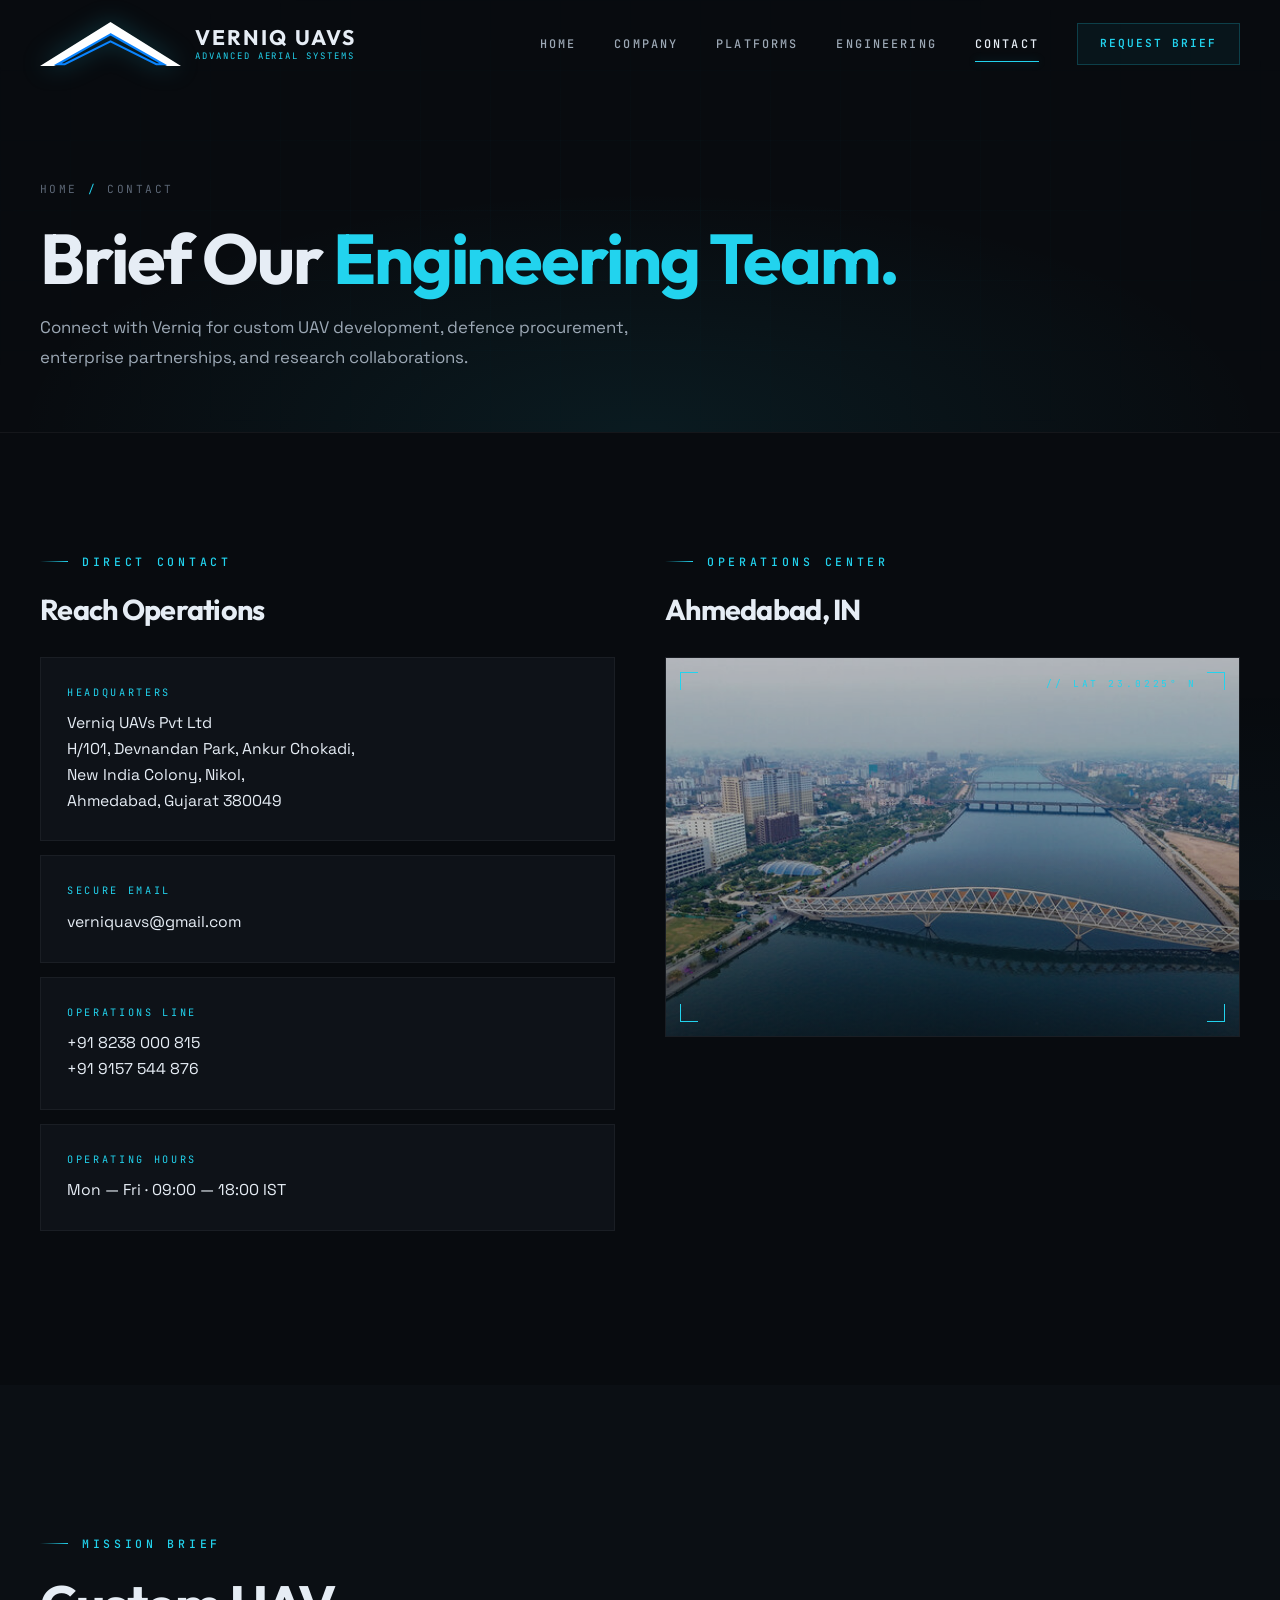
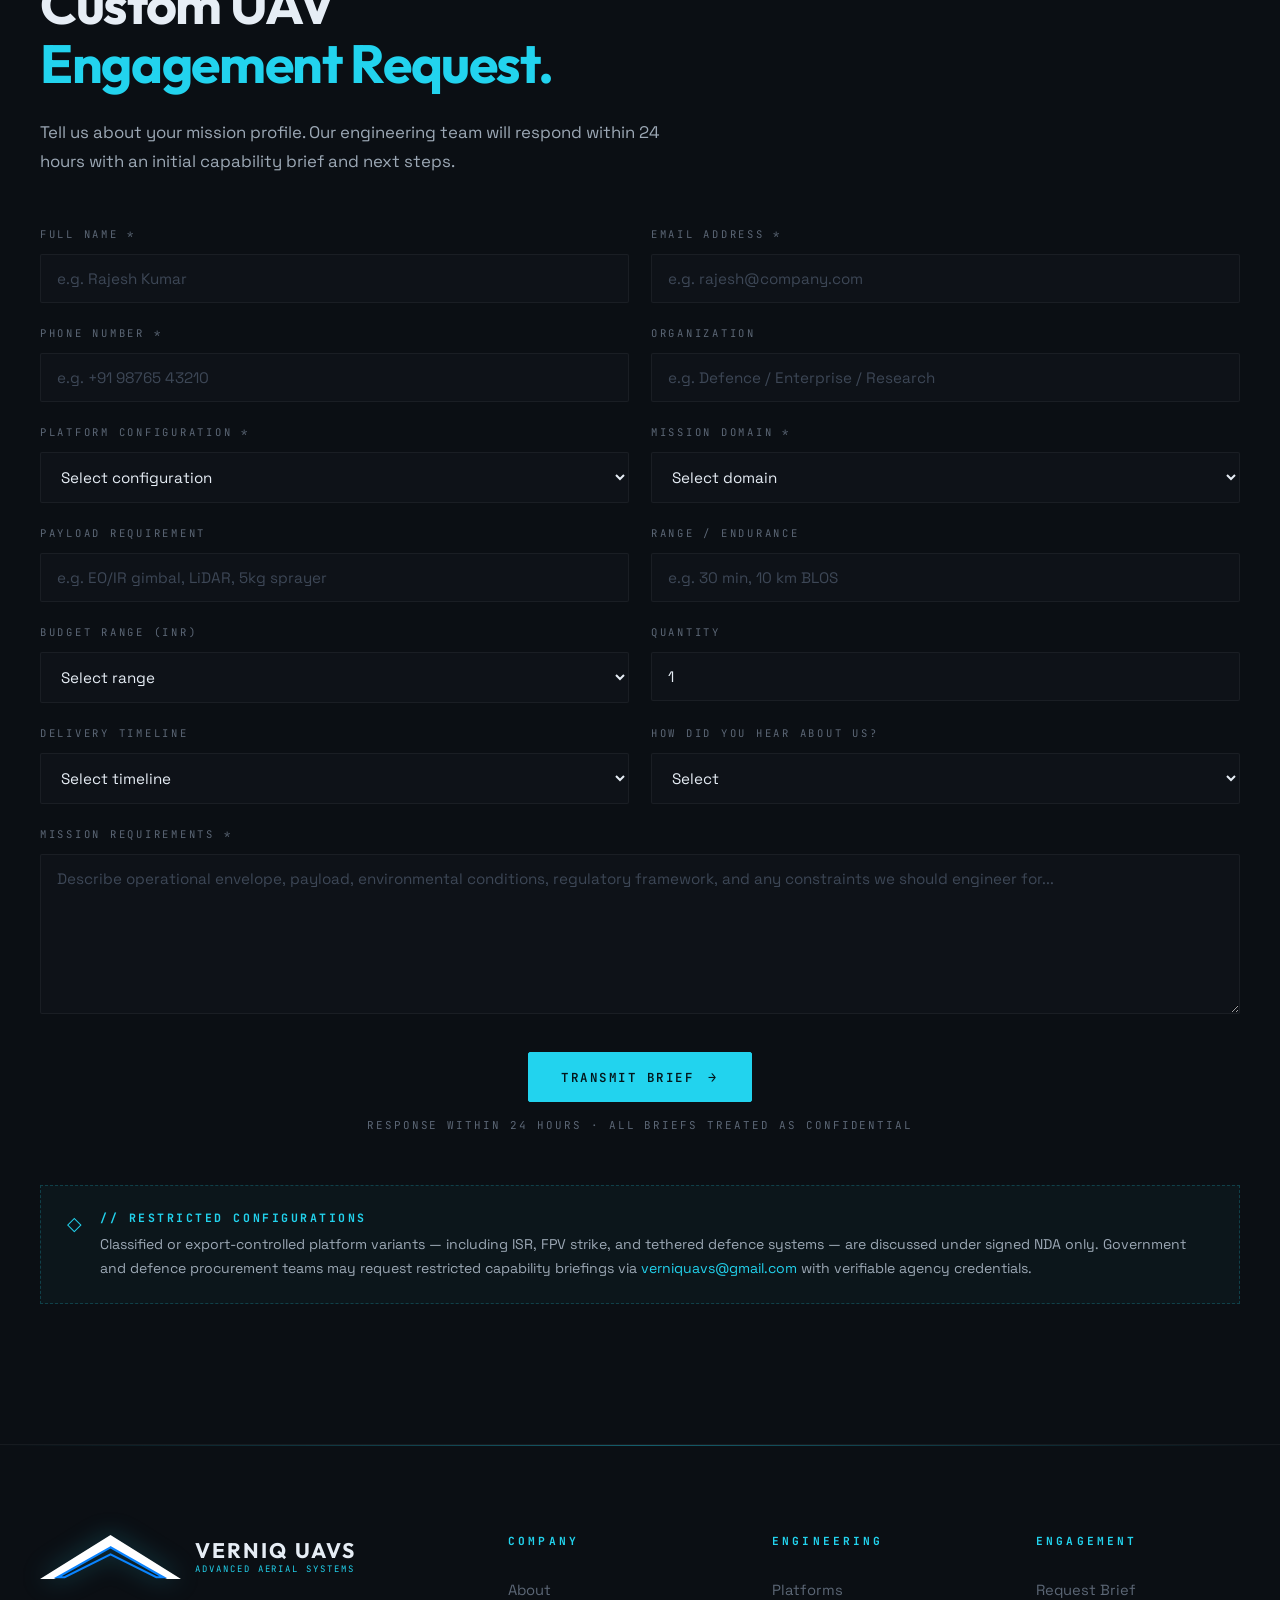
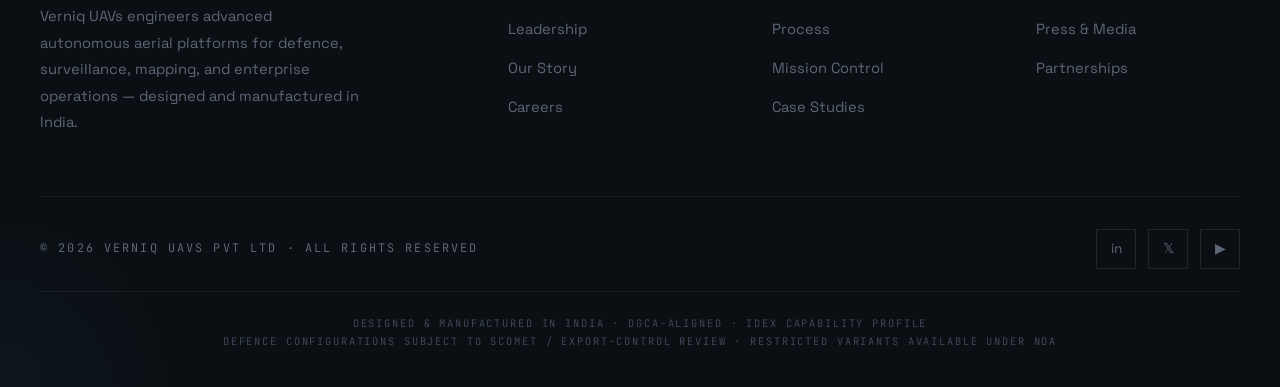
<file: contact.html>
<!DOCTYPE html>
<html lang="en">

<head>
  <meta charset="UTF-8" />
  <meta name="viewport" content="width=device-width, initial-scale=1.0" />
  <title>Contact — Verniq UAVs</title>
  <meta name="description"
    content="Brief our engineering team. Verniq UAVs builds custom aerial systems for defence, surveillance, mapping, agriculture, and industrial operations." />
  <link rel="icon" type="image/svg+xml" href="images/icon.svg" />
  <link rel="stylesheet" href="styles.css" />
</head>

<body>

  <!-- Navigation -->
  <nav class="navbar" id="navbar">
    <div class="container">
      <a href="index.html" class="nav-logo">
        <img src="images/icon.svg" alt="Verniq Logo Icon" class="nav-logo-icon-img" />
        <div class="nav-logo-text-wrapper">
          <span class="nav-logo-title">Verniq UAVs</span>
          <span class="nav-logo-tagline">Advanced Aerial Systems</span>
        </div>
      </a>
      <div class="nav-links" id="navLinks">
        <a href="index.html" class="nav-link">Home</a>
        <a href="about.html" class="nav-link">Company</a>
        <a href="products.html" class="nav-link">Platforms</a>
        <a href="index.html#engineering" class="nav-link">Engineering</a>
        <a href="contact.html" class="nav-link active">Contact</a>
        <a href="contact.html" class="nav-cta">Request Brief</a>
      </div>
      <button class="nav-toggle" id="navToggle" aria-label="Toggle menu">
        <span></span><span></span><span></span>
      </button>
    </div>
  </nav>

  <!-- Page Header -->
  <section class="page-header">
    <div class="container">
      <div class="page-header-content">
        <p class="page-breadcrumb">
          <a href="index.html">Home</a><span class="separator">/</span><span>Contact</span>
        </p>
        <h1 class="page-title">Brief Our <span class="accent">Engineering Team.</span></h1>
        <p class="section-subtitle">
          Connect with Verniq for custom UAV development, defence procurement,
          enterprise partnerships, and research collaborations.
        </p>
      </div>
    </div>
  </section>

  <!-- Contact Section -->
  <section class="section" id="contact-main">
    <div class="container">
      <div class="contact-grid">

        <div class="reveal" style="grid-column: span 2;">
          <div class="contact-info-grid" style="display: grid; grid-template-columns: 1fr 1fr; gap: 50px;">
            <div>
              <p class="section-label">Direct Contact</p>
              <h2 class="section-title" style="font-size: 1.8rem; margin-bottom: 32px;">Reach Operations</h2>

              <div class="contact-info-item">
                <p class="contact-info-label">Headquarters</p>
                <p class="contact-info-value">
                  Verniq UAVs Pvt Ltd<br />
                  H/101, Devnandan Park, Ankur Chokadi,<br />
                  New India Colony, Nikol,<br />
                  Ahmedabad, Gujarat 380049
                </p>
              </div>

              <div class="contact-info-item">
                <p class="contact-info-label">Secure Email</p>
                <p class="contact-info-value">
                  <a href="mailto:verniquavs@gmail.com">verniquavs@gmail.com</a>
                </p>
              </div>

              <div class="contact-info-item">
                <p class="contact-info-label">Operations Line</p>
                <p class="contact-info-value">
                  +91 8238 000 815<br/>
                  +91 9157 544 876
                </p>
              </div>

              <div class="contact-info-item">
                <p class="contact-info-label">Operating Hours</p>
                <p class="contact-info-value">
                  Mon — Fri · 09:00 — 18:00 IST
                </p>
              </div>
            </div>

            <div class="reveal-right">
              <p class="section-label">Operations Center</p>
              <h2 class="section-title" style="font-size: 1.8rem; margin-bottom: 32px;">Ahmedabad, IN</h2>

              <div style="border: 1px solid var(--border-subtle); background: var(--bg-card); overflow: hidden; position: relative; height: 380px;">
                <span style="position:absolute; top:14px; left:14px; width:18px; height:18px; border:1px solid var(--accent-cyan); border-right:none; border-bottom:none; z-index: 2;"></span>
                <span style="position:absolute; top:14px; right:14px; width:18px; height:18px; border:1px solid var(--accent-cyan); border-left:none; border-bottom:none; z-index: 2;"></span>
                <span style="position:absolute; bottom:14px; left:14px; width:18px; height:18px; border:1px solid var(--accent-cyan); border-right:none; border-top:none; z-index: 2;"></span>
                <span style="position:absolute; bottom:14px; right:14px; width:18px; height:18px; border:1px solid var(--accent-cyan); border-left:none; border-top:none; z-index: 2;"></span>
                <span style="position:absolute; top:18px; right:42px; font-family: var(--font-mono); font-size: 0.6rem; letter-spacing: 0.3em; color: var(--accent-cyan); text-transform: uppercase; z-index: 2;">// LAT 23.0225° N</span>
                <img src="images/atal-bridge.png" alt="Verniq Operations · Ahmedabad" style="width: 100%; height: 100%; object-fit: cover; opacity: 0.85; filter: grayscale(40%) contrast(110%) brightness(0.85);" />
                <div style="position:absolute; inset:0; background: linear-gradient(180deg, transparent 50%, rgba(8,11,15,0.6) 100%); z-index:1; pointer-events:none;"></div>
              </div>
            </div>
          </div>
        </div>

      </div>
    </div>
  </section>

  <!-- Custom Order Form -->
  <section class="section section-dark" id="custom-order">
    <div class="container">
      <div class="reveal">
        <p class="section-label">Mission Brief</p>
        <h2 class="section-title">Custom UAV<br/><span class="accent">Engagement Request.</span></h2>
        <p class="section-subtitle">
          Tell us about your mission profile. Our engineering team will respond within 24 hours
          with an initial capability brief and next steps.
        </p>
      </div>

      <form id="customOrderForm" class="order-form reveal" style="margin-top: 50px;">

        <input type="hidden" name="access_key" value="193bf882-5afb-4d05-9e25-f1add9e28462">
        <input type="hidden" name="subject" value="New Custom UAV Mission Brief from Verniq Website">
        <input type="checkbox" name="botcheck" class="hidden" style="display: none;">

        <div class="form-row">
          <div class="form-group">
            <label class="form-label" for="clientName">Full Name *</label>
            <input type="text" id="clientName" name="Name" class="form-input" placeholder="e.g. Rajesh Kumar" required />
          </div>
          <div class="form-group">
            <label class="form-label" for="clientEmail">Email Address *</label>
            <input type="email" id="clientEmail" name="Email" class="form-input" placeholder="e.g. rajesh@company.com" required />
          </div>
        </div>

        <div class="form-row">
          <div class="form-group">
            <label class="form-label" for="clientPhone">Phone Number *</label>
            <input type="tel" id="clientPhone" name="client_phone" class="form-input" placeholder="e.g. +91 98765 43210" required />
          </div>
          <div class="form-group">
            <label class="form-label" for="clientCompany">Organization</label>
            <input type="text" id="clientCompany" name="client_company" class="form-input" placeholder="e.g. Defence / Enterprise / Research" />
          </div>
        </div>

        <div class="form-row">
          <div class="form-group">
            <label class="form-label" for="droneType">Platform Configuration *</label>
            <select id="droneType" name="drone_type" class="form-input" required>
              <option value="" disabled selected>Select configuration</option>
              <option value="Quadcopter">Quadcopter</option>
              <option value="Hexacopter">Hexacopter</option>
              <option value="Octocopter">Octocopter</option>
              <option value="Fixed Wing">Fixed Wing</option>
              <option value="VTOL Hybrid">VTOL Hybrid</option>
              <option value="Custom / Not Sure">Custom / Advisory</option>
            </select>
          </div>
          <div class="form-group">
            <label class="form-label" for="application">Mission Domain *</label>
            <select id="application" name="application" class="form-input" required>
              <option value="" disabled selected>Select domain</option>
              <option value="Defence & Surveillance">Defence &amp; Surveillance</option>
              <option value="Mapping & Survey">Mapping &amp; Survey</option>
              <option value="Industrial Inspection">Industrial Inspection</option>
              <option value="Agriculture Spraying">Agriculture Spraying</option>
              <option value="Aerial Cinematography">Aerial Cinematography</option>
              <option value="Education & Research">Education &amp; Research</option>
              <option value="Delivery / Logistics">Delivery / Logistics</option>
              <option value="Other">Other</option>
            </select>
          </div>
        </div>

        <div class="form-row">
          <div class="form-group">
            <label class="form-label" for="payload">Payload Requirement</label>
            <input type="text" id="payload" name="payload" class="form-input" placeholder="e.g. EO/IR gimbal, LiDAR, 5kg sprayer" />
          </div>
          <div class="form-group">
            <label class="form-label" for="flightRange">Range / Endurance</label>
            <input type="text" id="flightRange" name="flight_range" class="form-input" placeholder="e.g. 30 min, 10 km BLOS" />
          </div>
        </div>

        <div class="form-row">
          <div class="form-group">
            <label class="form-label" for="budget">Budget Range (INR)</label>
            <select id="budget" name="budget" class="form-input">
              <option value="" disabled selected>Select range</option>
              <option value="Under ₹1 Lakh">Under ₹1 Lakh</option>
              <option value="₹1 - 3 Lakhs">₹1 — 3 Lakhs</option>
              <option value="₹3 - 5 Lakhs">₹3 — 5 Lakhs</option>
              <option value="₹5 - 10 Lakhs">₹5 — 10 Lakhs</option>
              <option value="₹10+ Lakhs">₹10+ Lakhs</option>
              <option value="Discuss Later">Discuss in brief</option>
            </select>
          </div>
          <div class="form-group">
            <label class="form-label" for="quantity">Quantity</label>
            <input type="number" id="quantity" name="quantity" class="form-input" placeholder="e.g. 1" min="1" value="1" />
          </div>
        </div>

        <div class="form-row">
          <div class="form-group">
            <label class="form-label" for="timeline">Delivery Timeline</label>
            <select id="timeline" name="timeline" class="form-input">
              <option value="" disabled selected>Select timeline</option>
              <option value="Urgent (< 1 month)">Urgent (&lt; 1 month)</option>
              <option value="1 - 3 months">1 — 3 months</option>
              <option value="3 - 6 months">3 — 6 months</option>
              <option value="6+ months">6+ months</option>
              <option value="Flexible">Flexible</option>
            </select>
          </div>
          <div class="form-group">
            <label class="form-label" for="referral">How did you hear about us?</label>
            <select id="referral" name="referral" class="form-input">
              <option value="" disabled selected>Select</option>
              <option value="Google Search">Google Search</option>
              <option value="Social Media">Social Media</option>
              <option value="Referral">Referral / Word of Mouth</option>
              <option value="Competition / Event">Competition / Event</option>
              <option value="Other">Other</option>
            </select>
          </div>
        </div>

        <div class="form-group" style="width: 100%;">
          <label class="form-label" for="requirements">Mission Requirements *</label>
          <textarea id="requirements" name="requirements" class="form-input form-textarea" rows="6"
            placeholder="Describe operational envelope, payload, environmental conditions, regulatory framework, and any constraints we should engineer for..."
            required></textarea>
        </div>

        <div style="text-align: center; margin-top: 30px;">
          <button type="submit" class="btn btn-primary btn-arrow" id="orderSubmitBtn">Transmit Brief</button>
          <p class="form-note">Response within 24 hours · All briefs treated as confidential</p>
        </div>

        <div id="formStatus" class="form-status" style="display:none;"></div>
      </form>

      <div class="classified-note reveal" style="margin-top: 50px;">
        <div>
          <strong>// Restricted Configurations</strong>
          <p>
            Classified or export-controlled platform variants — including ISR, FPV strike, and tethered defence
            systems — are discussed under signed NDA only. Government and defence procurement teams may request
            restricted capability briefings via <a href="mailto:verniquavs@gmail.com" style="color: var(--accent-cyan);">verniquavs@gmail.com</a>
            with verifiable agency credentials.
          </p>
        </div>
      </div>
    </div>
  </section>

  <!-- Footer -->
  <footer class="footer">
    <div class="container">
      <div class="footer-grid">
        <div class="footer-brand">
          <a href="index.html" class="nav-logo">
            <img src="images/icon.svg" alt="Verniq Logo Icon" class="nav-logo-icon-img" />
            <div class="nav-logo-text-wrapper">
              <span class="nav-logo-title">Verniq UAVs</span>
              <span class="nav-logo-tagline">Advanced Aerial Systems</span>
            </div>
          </a>
          <p class="footer-brand-text">
            Verniq UAVs engineers advanced autonomous aerial platforms for defence, surveillance,
            mapping, and enterprise operations — designed and manufactured in India.
          </p>
        </div>
        <div>
          <h4 class="footer-heading">Company</h4>
          <a href="about.html" class="footer-link">About</a>
          <a href="about.html#leadership" class="footer-link">Leadership</a>
          <a href="about.html#story" class="footer-link">Our Story</a>
          <a href="about.html#careers" class="footer-link">Careers</a>
        </div>
        <div>
          <h4 class="footer-heading">Engineering</h4>
          <a href="products.html" class="footer-link">Platforms</a>
          <a href="index.html#engineering" class="footer-link">Process</a>
          <a href="index.html#gcs" class="footer-link">Mission Control</a>
          <a href="index.html#case-studies" class="footer-link">Case Studies</a>
        </div>
        <div>
          <h4 class="footer-heading">Engagement</h4>
          <a href="contact.html" class="footer-link">Request Brief</a>
          <a href="contact.html" class="footer-link">Press &amp; Media</a>
          <a href="contact.html" class="footer-link">Partnerships</a>
        </div>
      </div>

      <div class="footer-bottom">
        <p class="footer-copy">© 2026 Verniq UAVs Pvt Ltd · All rights reserved</p>
        <div class="footer-socials">
          <a href="#" class="footer-social-link" aria-label="LinkedIn">in</a>
          <a href="#" class="footer-social-link" aria-label="Twitter">𝕏</a>
          <a href="#" class="footer-social-link" aria-label="YouTube">▶</a>
        </div>
      </div>

      <p class="footer-compliance">
        Designed &amp; Manufactured in India · DGCA-Aligned · iDEX Capability Profile<br/>
        Defence configurations subject to SCOMET / export-control review · Restricted variants available under NDA
      </p>
    </div>
  </footer>

  <script src="script.js"></script>
</body>

</html>
</file>
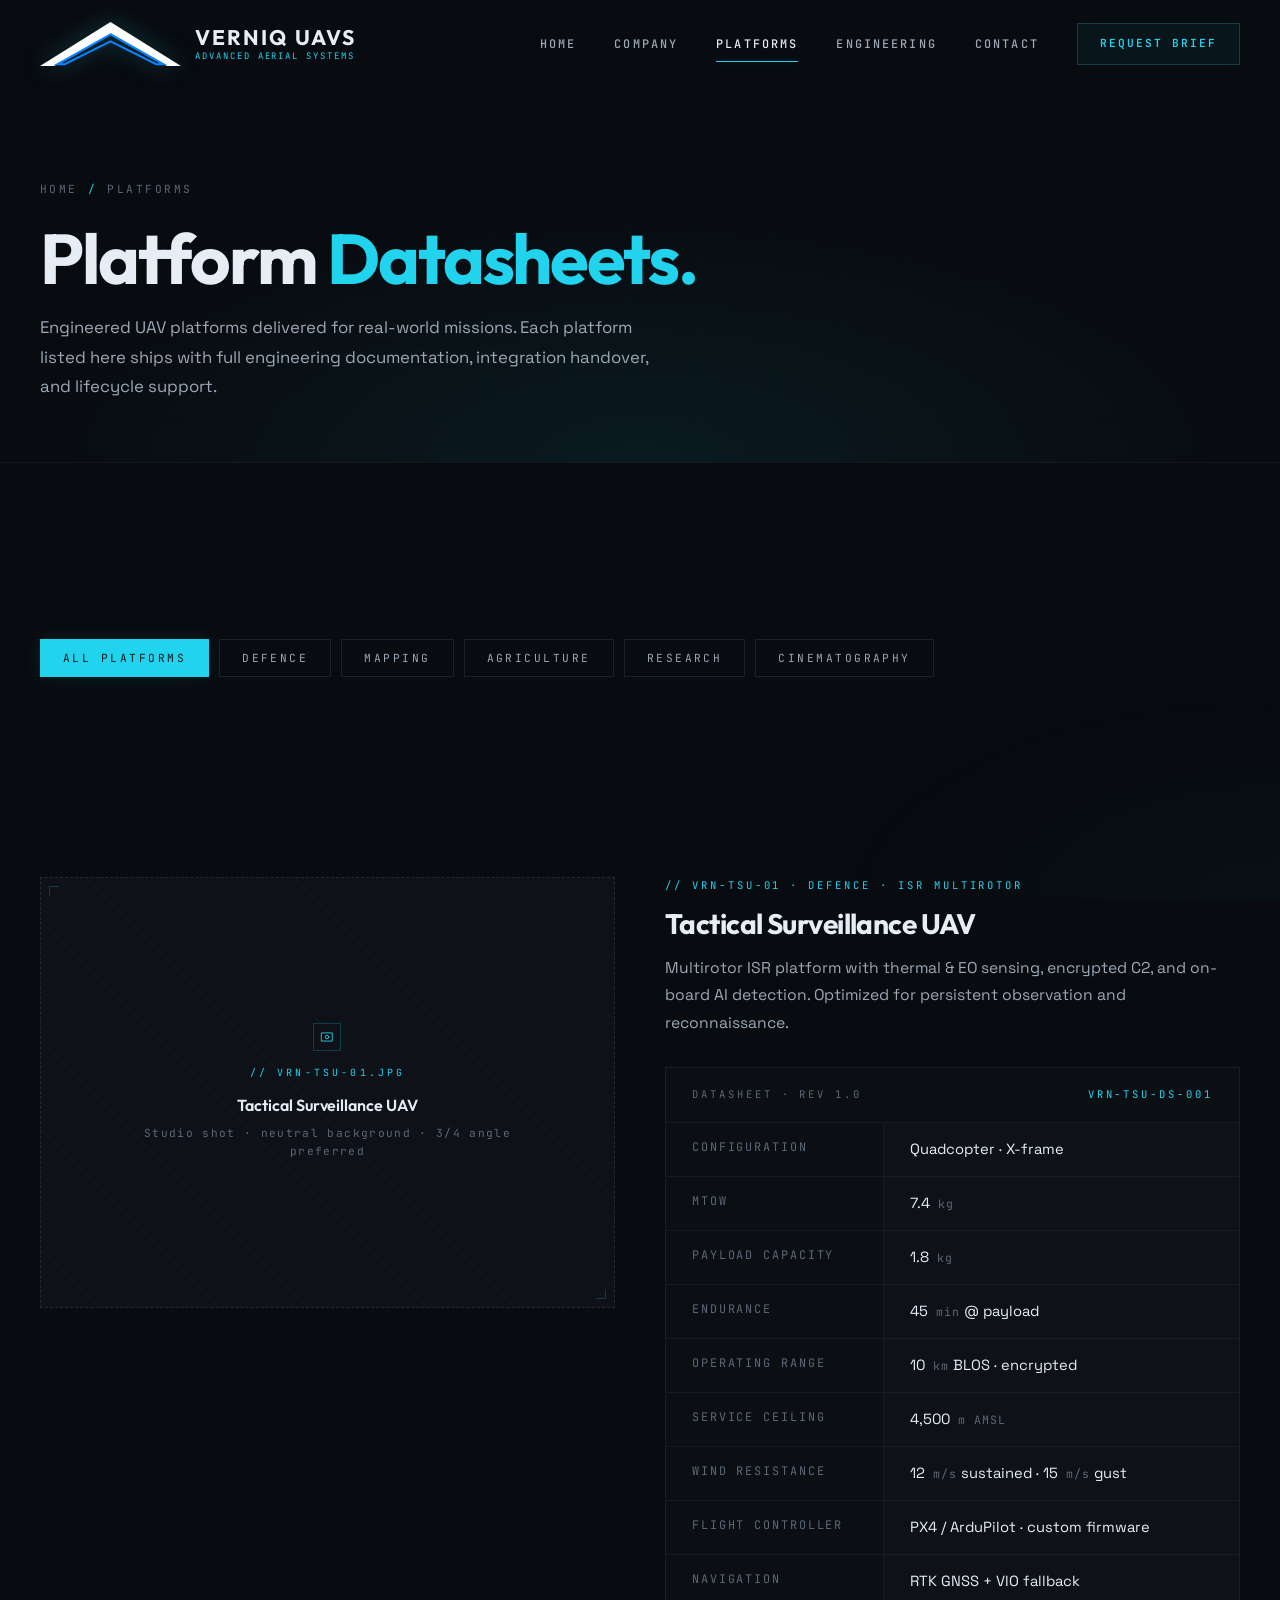
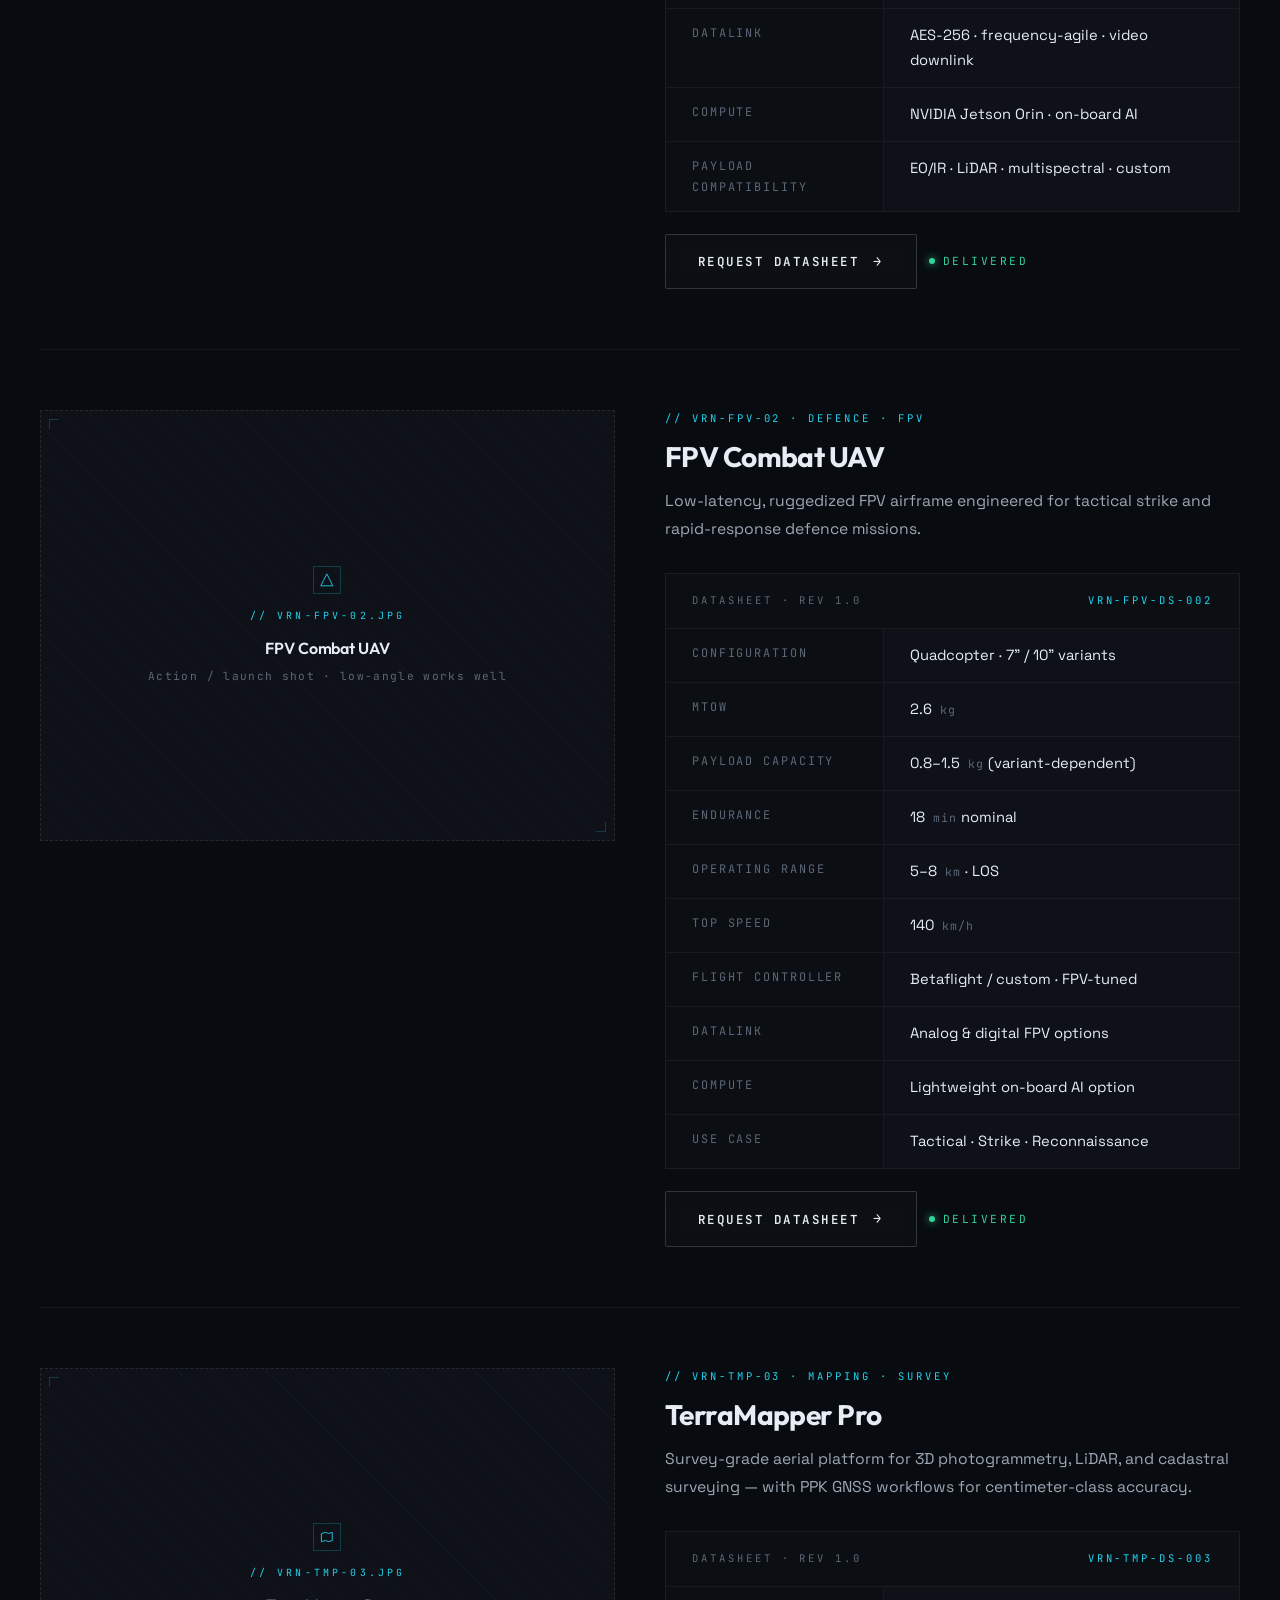
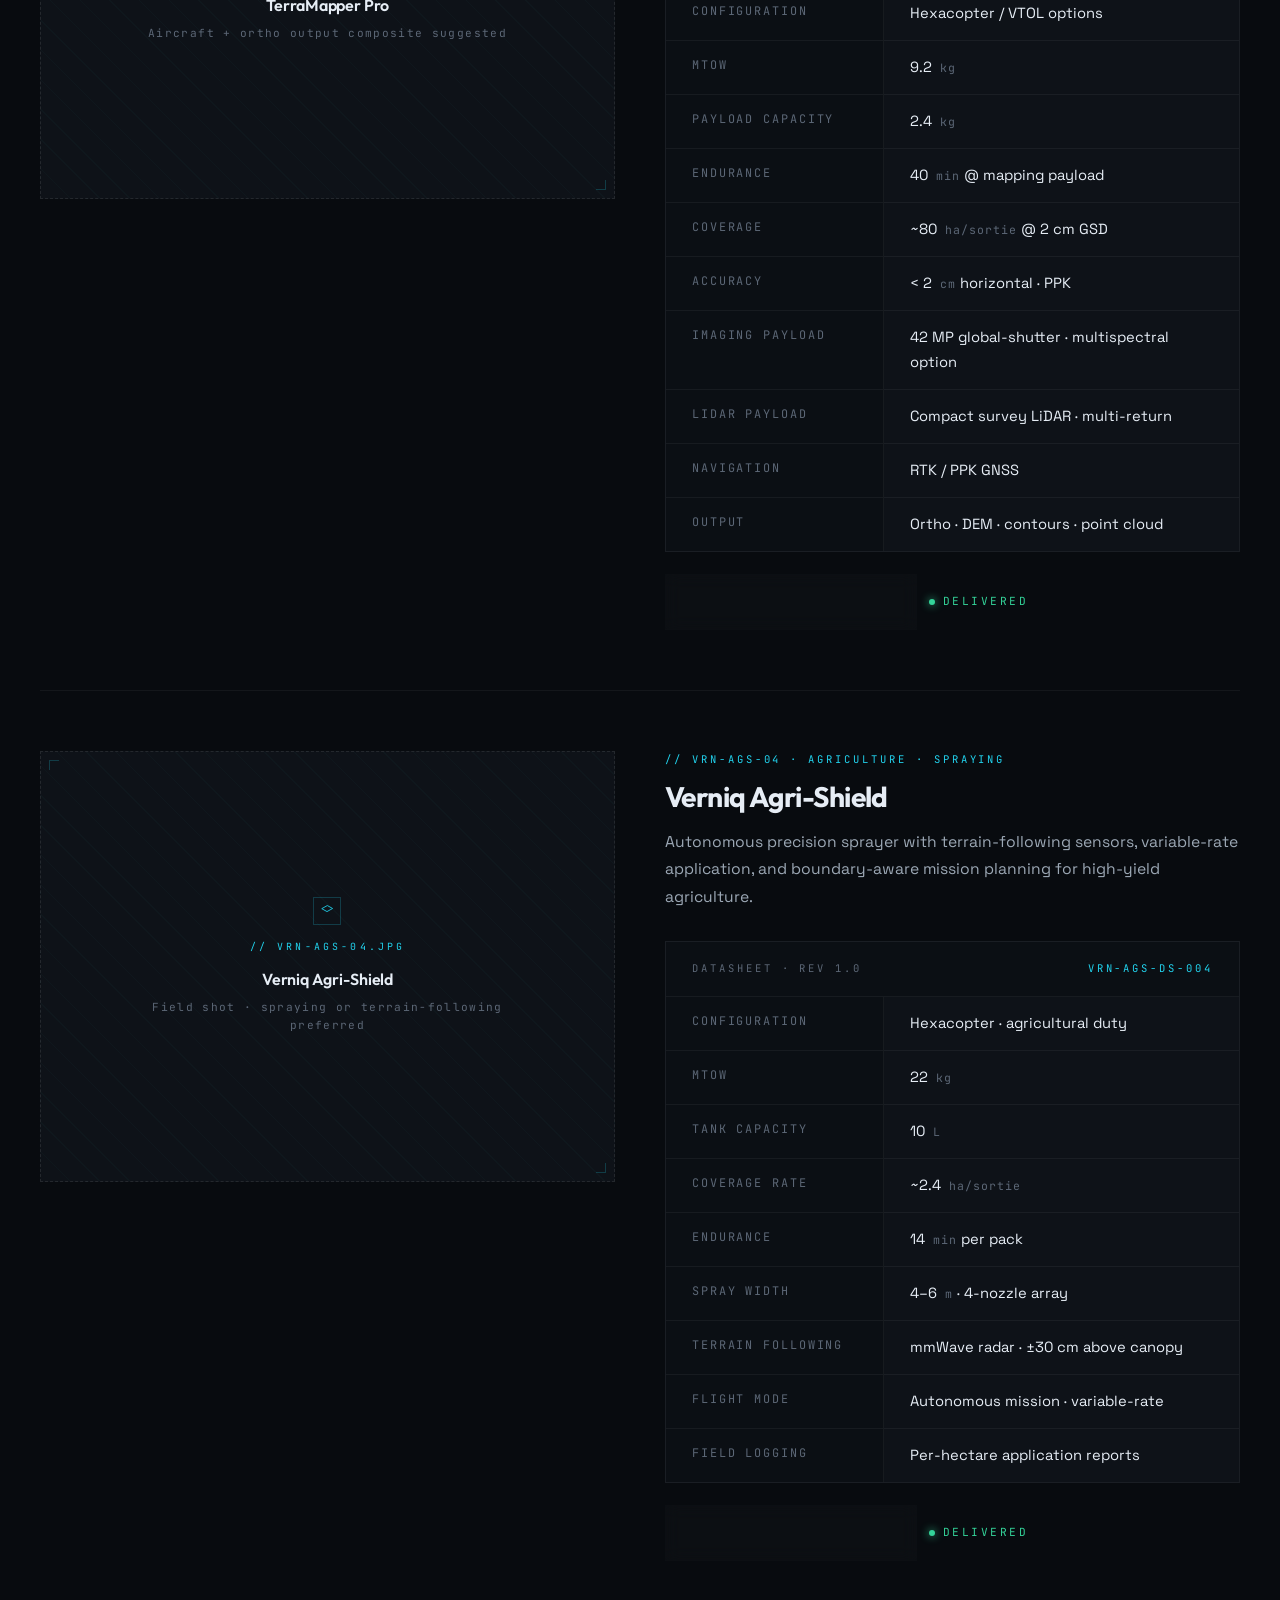
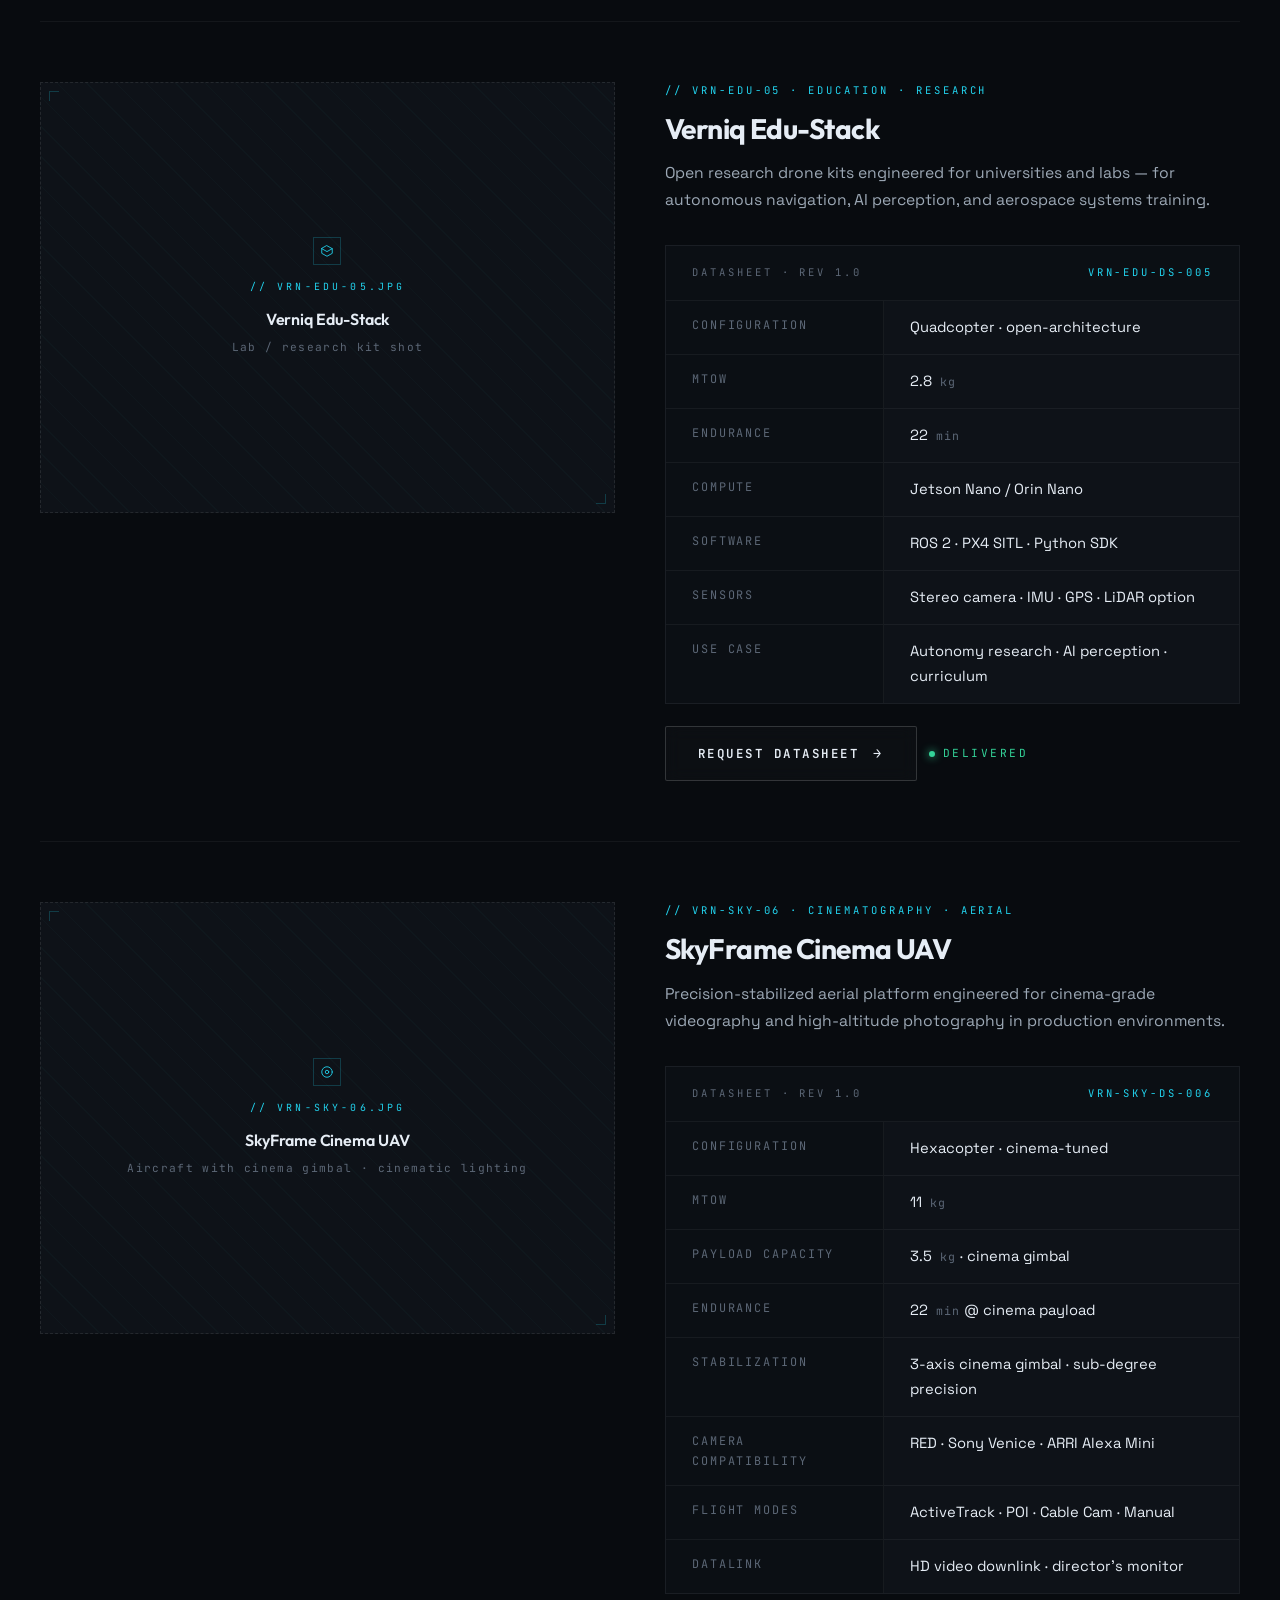
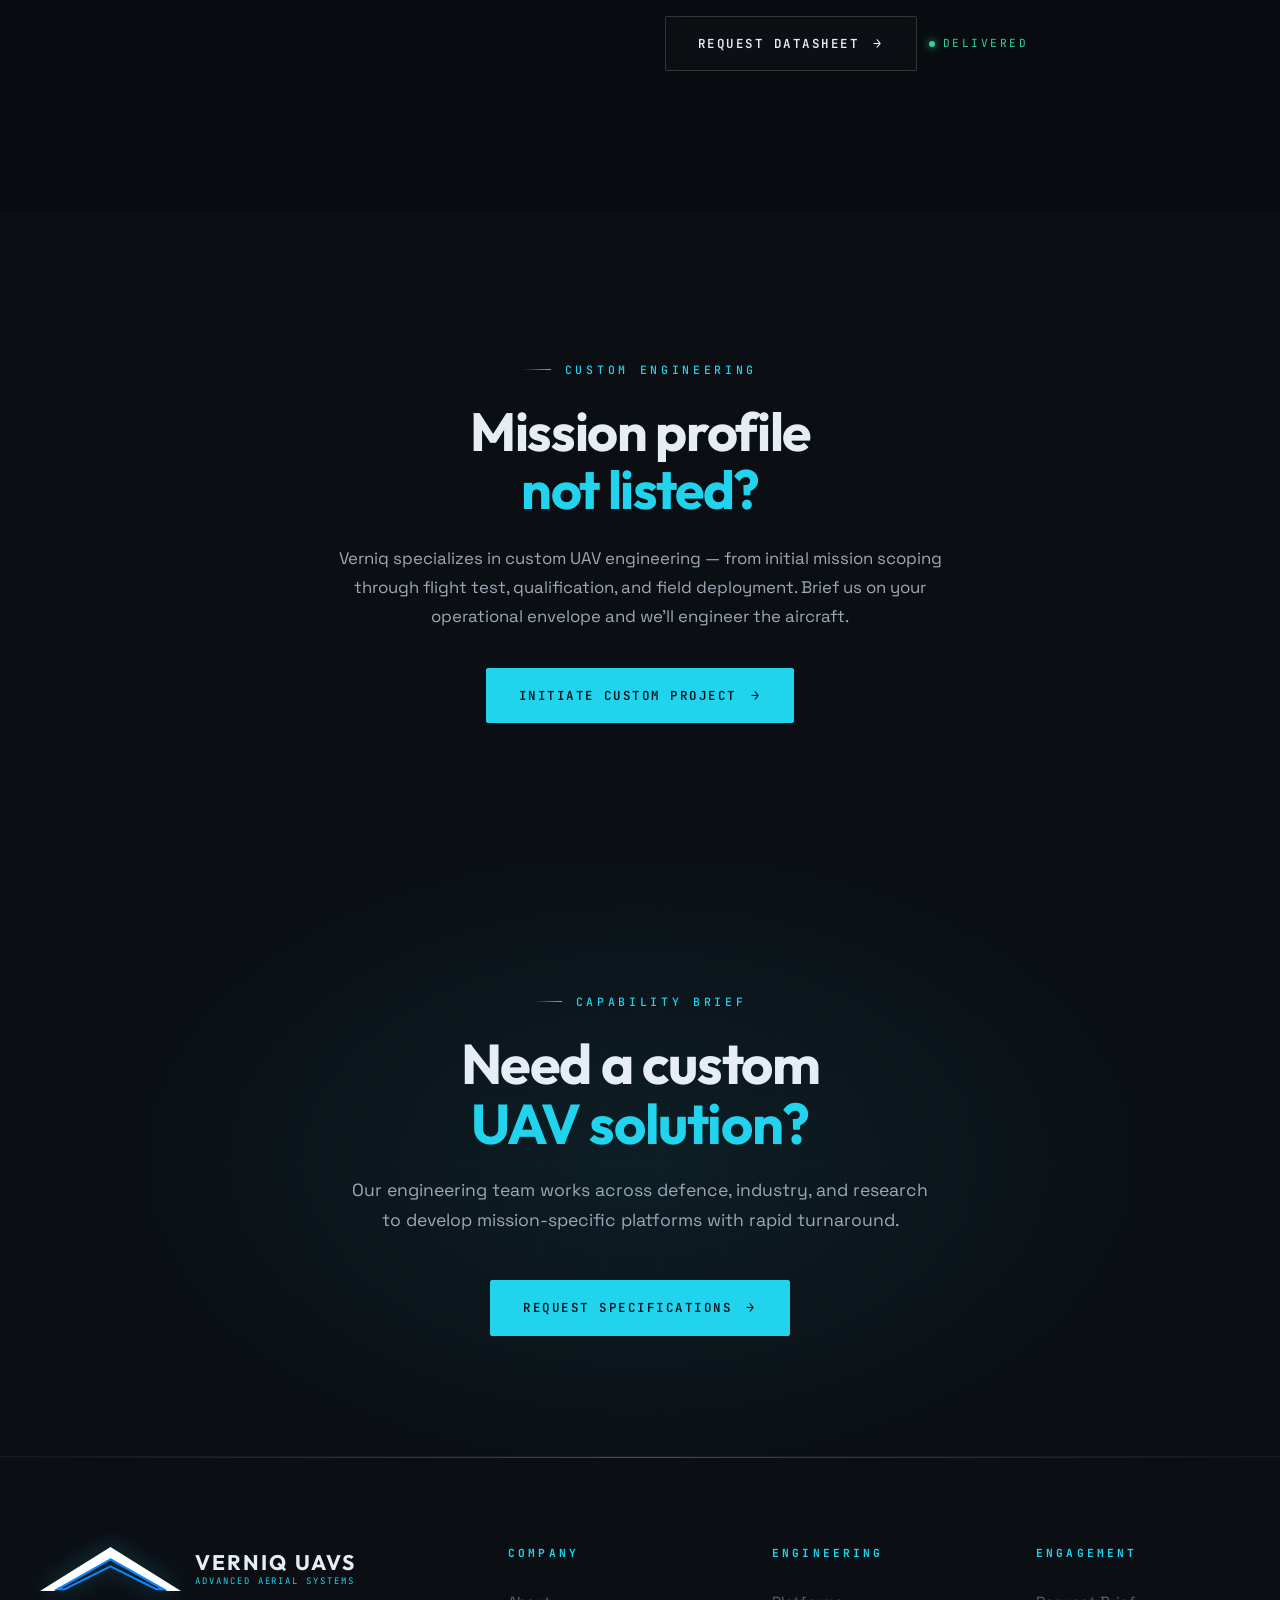
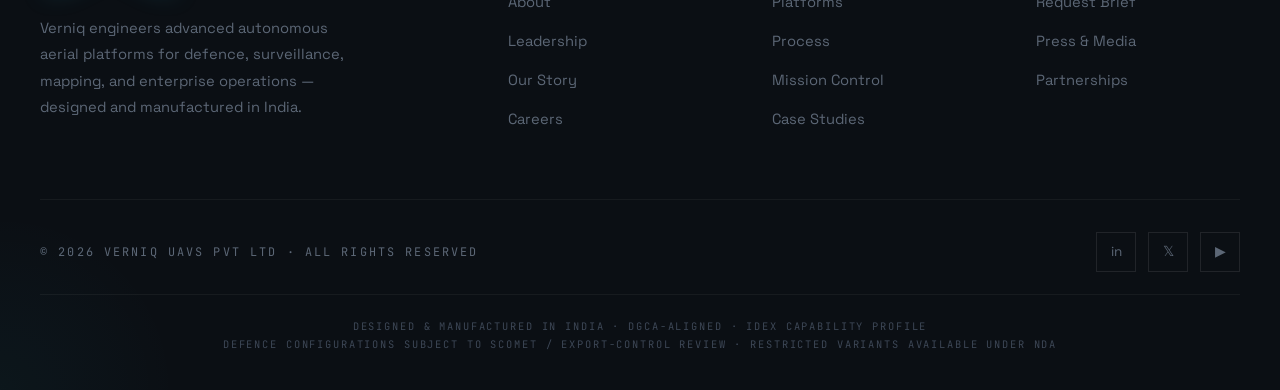
<file: products.html>
<!DOCTYPE html>
<html lang="en">
<head>
  <meta charset="UTF-8" />
  <meta name="viewport" content="width=device-width, initial-scale=1.0" />
  <title>Platforms — Verniq UAVs</title>
  <meta name="description" content="Verniq UAV platform datasheets — engineered aerial systems delivered for defence, mapping, surveillance, agriculture, industrial inspection, and research." />
  <link rel="icon" type="image/svg+xml" href="images/icon.svg" />
  <link rel="stylesheet" href="styles.css" />
</head>
<body>

  <!-- Navigation -->
  <nav class="navbar" id="navbar">
    <div class="container">
      <a href="index.html" class="nav-logo">
        <img src="images/icon.svg" alt="Verniq" class="nav-logo-icon-img" />
        <div class="nav-logo-text-wrapper">
          <span class="nav-logo-title">Verniq UAVs</span>
          <span class="nav-logo-tagline">Advanced Aerial Systems</span>
        </div>
      </a>
      <div class="nav-links" id="navLinks">
        <a href="index.html" class="nav-link">Home</a>
        <a href="about.html" class="nav-link">Company</a>
        <a href="products.html" class="nav-link active">Platforms</a>
        <a href="index.html#engineering" class="nav-link">Engineering</a>
        <a href="contact.html" class="nav-link">Contact</a>
        <a href="contact.html" class="nav-cta">Request Brief</a>
      </div>
      <button class="nav-toggle" id="navToggle" aria-label="Toggle menu">
        <span></span><span></span><span></span>
      </button>
    </div>
  </nav>

  <!-- Page Header -->
  <section class="page-header">
    <div class="container">
      <div class="page-header-content">
        <p class="page-breadcrumb">
          <a href="index.html">Home</a><span class="separator">/</span><span>Platforms</span>
        </p>
        <h1 class="page-title">Platform <span class="accent">Datasheets.</span></h1>
        <p class="section-subtitle">
          Engineered UAV platforms delivered for real-world missions. Each platform listed
          here ships with full engineering documentation, integration handover, and lifecycle support.
        </p>
      </div>
    </div>
  </section>

  <!-- Filter -->
  <section class="section" style="padding-bottom: 0;" id="all-products">
    <div class="container">
      <div class="filter-bar reveal">
        <button class="filter-btn active" data-filter="all">All Platforms</button>
        <button class="filter-btn" data-filter="defence">Defence</button>
        <button class="filter-btn" data-filter="mapping">Mapping</button>
        <button class="filter-btn" data-filter="agriculture">Agriculture</button>
        <button class="filter-btn" data-filter="education">Research</button>
        <button class="filter-btn" data-filter="cinematography">Cinematography</button>
      </div>
    </div>
  </section>

  <!-- Platform Datasheets -->
  <section class="section" id="datasheets">
    <div class="container">

      <!-- ============================================
           VRN-TSU-01 · Tactical Surveillance UAV
           ============================================ -->
      <div class="platform-detail reveal" data-category="defence">
        <div>
          <div class="media-slot media-slot--4x3">
            <div class="media-slot-inner">
              <div class="media-slot-icon">
                <svg viewBox="0 0 24 24" stroke-width="1.5" stroke-linecap="round" stroke-linejoin="round"><rect x="3" y="5" width="18" height="14"/><circle cx="12" cy="12" r="3"/></svg>
              </div>
              <div class="media-slot-tag">// VRN-TSU-01.JPG</div>
              <div class="media-slot-title">Tactical Surveillance UAV</div>
              <div class="media-slot-hint">Studio shot · neutral background · 3/4 angle preferred</div>
            </div>
          </div>
        </div>
        <div>
          <div class="platform-meta">// VRN-TSU-01 · Defence · ISR Multirotor</div>
          <h3 class="platform-name">Tactical Surveillance UAV</h3>
          <p class="platform-blurb">
            Multirotor ISR platform with thermal &amp; EO sensing, encrypted C2, and on-board AI detection.
            Optimized for persistent observation and reconnaissance.
          </p>
          <div class="spec-block">
            <div class="spec-block-head"><span>Datasheet · Rev 1.0</span><span class="doc-id">VRN-TSU-DS-001</span></div>
            <table class="spec-table">
              <tr><td>Configuration</td><td>Quadcopter · X-frame</td></tr>
              <tr><td>MTOW</td><td>7.4 <span class="unit">kg</span></td></tr>
              <tr><td>Payload Capacity</td><td>1.8 <span class="unit">kg</span></td></tr>
              <tr><td>Endurance</td><td>45 <span class="unit">min</span> @ payload</td></tr>
              <tr><td>Operating Range</td><td>10 <span class="unit">km</span> BLOS · encrypted</td></tr>
              <tr><td>Service Ceiling</td><td>4,500 <span class="unit">m AMSL</span></td></tr>
              <tr><td>Wind Resistance</td><td>12 <span class="unit">m/s</span> sustained · 15 <span class="unit">m/s</span> gust</td></tr>
              <tr><td>Flight Controller</td><td>PX4 / ArduPilot · custom firmware</td></tr>
              <tr><td>Navigation</td><td>RTK GNSS + VIO fallback</td></tr>
              <tr><td>Datalink</td><td>AES-256 · frequency-agile · video downlink</td></tr>
              <tr><td>Compute</td><td>NVIDIA Jetson Orin · on-board AI</td></tr>
              <tr><td>Payload Compatibility</td><td>EO/IR · LiDAR · multispectral · custom</td></tr>
            </table>
          </div>
          <div style="margin-top: 22px; display: flex; gap: 12px;">
            <a href="contact.html" class="btn btn-outline btn-arrow">Request Datasheet</a>
            <span class="product-status">Delivered</span>
          </div>
        </div>
      </div>

      <!-- ============================================
           VRN-FPV-02 · FPV Combat UAV
           ============================================ -->
      <div class="platform-detail reveal" data-category="defence">
        <div>
          <div class="media-slot media-slot--4x3">
            <div class="media-slot-inner">
              <div class="media-slot-icon">
                <svg viewBox="0 0 24 24" stroke-width="1.5" stroke-linecap="round" stroke-linejoin="round"><polygon points="12 2 22 22 2 22"/></svg>
              </div>
              <div class="media-slot-tag">// VRN-FPV-02.JPG</div>
              <div class="media-slot-title">FPV Combat UAV</div>
              <div class="media-slot-hint">Action / launch shot · low-angle works well</div>
            </div>
          </div>
        </div>
        <div>
          <div class="platform-meta">// VRN-FPV-02 · Defence · FPV</div>
          <h3 class="platform-name">FPV Combat UAV</h3>
          <p class="platform-blurb">
            Low-latency, ruggedized FPV airframe engineered for tactical strike and rapid-response
            defence missions.
          </p>
          <div class="spec-block">
            <div class="spec-block-head"><span>Datasheet · Rev 1.0</span><span class="doc-id">VRN-FPV-DS-002</span></div>
            <table class="spec-table">
              <tr><td>Configuration</td><td>Quadcopter · 7" / 10" variants</td></tr>
              <tr><td>MTOW</td><td>2.6 <span class="unit">kg</span></td></tr>
              <tr><td>Payload Capacity</td><td>0.8–1.5 <span class="unit">kg</span> (variant-dependent)</td></tr>
              <tr><td>Endurance</td><td>18 <span class="unit">min</span> nominal</td></tr>
              <tr><td>Operating Range</td><td>5–8 <span class="unit">km</span> · LOS</td></tr>
              <tr><td>Top Speed</td><td>140 <span class="unit">km/h</span></td></tr>
              <tr><td>Flight Controller</td><td>Betaflight / custom · FPV-tuned</td></tr>
              <tr><td>Datalink</td><td>Analog &amp; digital FPV options</td></tr>
              <tr><td>Compute</td><td>Lightweight on-board AI option</td></tr>
              <tr><td>Use Case</td><td>Tactical · Strike · Reconnaissance</td></tr>
            </table>
          </div>
          <div style="margin-top: 22px; display: flex; gap: 12px;">
            <a href="contact.html" class="btn btn-outline btn-arrow">Request Datasheet</a>
            <span class="product-status">Delivered</span>
          </div>
        </div>
      </div>

      <!-- ============================================
           VRN-TMP-03 · TerraMapper Pro
           ============================================ -->
      <div class="platform-detail reveal" data-category="mapping">
        <div>
          <div class="media-slot media-slot--4x3">
            <div class="media-slot-inner">
              <div class="media-slot-icon">
                <svg viewBox="0 0 24 24" stroke-width="1.5" stroke-linecap="round" stroke-linejoin="round"><path d="M3 6 L9 4 L15 6 L21 4 L21 18 L15 20 L9 18 L3 20 Z"/></svg>
              </div>
              <div class="media-slot-tag">// VRN-TMP-03.JPG</div>
              <div class="media-slot-title">TerraMapper Pro</div>
              <div class="media-slot-hint">Aircraft + ortho output composite suggested</div>
            </div>
          </div>
        </div>
        <div>
          <div class="platform-meta">// VRN-TMP-03 · Mapping · Survey</div>
          <h3 class="platform-name">TerraMapper Pro</h3>
          <p class="platform-blurb">
            Survey-grade aerial platform for 3D photogrammetry, LiDAR, and cadastral surveying —
            with PPK GNSS workflows for centimeter-class accuracy.
          </p>
          <div class="spec-block">
            <div class="spec-block-head"><span>Datasheet · Rev 1.0</span><span class="doc-id">VRN-TMP-DS-003</span></div>
            <table class="spec-table">
              <tr><td>Configuration</td><td>Hexacopter / VTOL options</td></tr>
              <tr><td>MTOW</td><td>9.2 <span class="unit">kg</span></td></tr>
              <tr><td>Payload Capacity</td><td>2.4 <span class="unit">kg</span></td></tr>
              <tr><td>Endurance</td><td>40 <span class="unit">min</span> @ mapping payload</td></tr>
              <tr><td>Coverage</td><td>~80 <span class="unit">ha/sortie</span> @ 2 cm GSD</td></tr>
              <tr><td>Accuracy</td><td>&lt; 2 <span class="unit">cm</span> horizontal · PPK</td></tr>
              <tr><td>Imaging Payload</td><td>42 MP global-shutter · multispectral option</td></tr>
              <tr><td>LiDAR Payload</td><td>Compact survey LiDAR · multi-return</td></tr>
              <tr><td>Navigation</td><td>RTK / PPK GNSS</td></tr>
              <tr><td>Output</td><td>Ortho · DEM · contours · point cloud</td></tr>
            </table>
          </div>
          <div style="margin-top: 22px; display: flex; gap: 12px;">
            <a href="contact.html" class="btn btn-outline btn-arrow">Request Datasheet</a>
            <span class="product-status">Delivered</span>
          </div>
        </div>
      </div>

      <!-- ============================================
           VRN-AGS-04 · Verniq Agri-Shield
           ============================================ -->
      <div class="platform-detail reveal" data-category="agriculture">
        <div>
          <div class="media-slot media-slot--4x3">
            <div class="media-slot-inner">
              <div class="media-slot-icon">
                <svg viewBox="0 0 24 24" stroke-width="1.5" stroke-linecap="round" stroke-linejoin="round"><path d="M12 3 L3 8 L12 13 L21 8 Z"/></svg>
              </div>
              <div class="media-slot-tag">// VRN-AGS-04.JPG</div>
              <div class="media-slot-title">Verniq Agri-Shield</div>
              <div class="media-slot-hint">Field shot · spraying or terrain-following preferred</div>
            </div>
          </div>
        </div>
        <div>
          <div class="platform-meta">// VRN-AGS-04 · Agriculture · Spraying</div>
          <h3 class="platform-name">Verniq Agri-Shield</h3>
          <p class="platform-blurb">
            Autonomous precision sprayer with terrain-following sensors, variable-rate application,
            and boundary-aware mission planning for high-yield agriculture.
          </p>
          <div class="spec-block">
            <div class="spec-block-head"><span>Datasheet · Rev 1.0</span><span class="doc-id">VRN-AGS-DS-004</span></div>
            <table class="spec-table">
              <tr><td>Configuration</td><td>Hexacopter · agricultural duty</td></tr>
              <tr><td>MTOW</td><td>22 <span class="unit">kg</span></td></tr>
              <tr><td>Tank Capacity</td><td>10 <span class="unit">L</span></td></tr>
              <tr><td>Coverage Rate</td><td>~2.4 <span class="unit">ha/sortie</span></td></tr>
              <tr><td>Endurance</td><td>14 <span class="unit">min</span> per pack</td></tr>
              <tr><td>Spray Width</td><td>4–6 <span class="unit">m</span> · 4-nozzle array</td></tr>
              <tr><td>Terrain Following</td><td>mmWave radar · ±30 cm above canopy</td></tr>
              <tr><td>Flight Mode</td><td>Autonomous mission · variable-rate</td></tr>
              <tr><td>Field Logging</td><td>Per-hectare application reports</td></tr>
            </table>
          </div>
          <div style="margin-top: 22px; display: flex; gap: 12px;">
            <a href="contact.html" class="btn btn-outline btn-arrow">Request Datasheet</a>
            <span class="product-status">Delivered</span>
          </div>
        </div>
      </div>

      <!-- ============================================
           VRN-EDU-05 · Verniq Edu-Stack
           ============================================ -->
      <div class="platform-detail reveal" data-category="education">
        <div>
          <div class="media-slot media-slot--4x3">
            <div class="media-slot-inner">
              <div class="media-slot-icon">
                <svg viewBox="0 0 24 24" stroke-width="1.5" stroke-linecap="round" stroke-linejoin="round"><path d="M12 3 L21 8 L12 13 L3 8 Z"/><path d="M3 8 L3 16 L12 21 L21 16 L21 8"/></svg>
              </div>
              <div class="media-slot-tag">// VRN-EDU-05.JPG</div>
              <div class="media-slot-title">Verniq Edu-Stack</div>
              <div class="media-slot-hint">Lab / research kit shot</div>
            </div>
          </div>
        </div>
        <div>
          <div class="platform-meta">// VRN-EDU-05 · Education · Research</div>
          <h3 class="platform-name">Verniq Edu-Stack</h3>
          <p class="platform-blurb">
            Open research drone kits engineered for universities and labs — for autonomous
            navigation, AI perception, and aerospace systems training.
          </p>
          <div class="spec-block">
            <div class="spec-block-head"><span>Datasheet · Rev 1.0</span><span class="doc-id">VRN-EDU-DS-005</span></div>
            <table class="spec-table">
              <tr><td>Configuration</td><td>Quadcopter · open-architecture</td></tr>
              <tr><td>MTOW</td><td>2.8 <span class="unit">kg</span></td></tr>
              <tr><td>Endurance</td><td>22 <span class="unit">min</span></td></tr>
              <tr><td>Compute</td><td>Jetson Nano / Orin Nano</td></tr>
              <tr><td>Software</td><td>ROS 2 · PX4 SITL · Python SDK</td></tr>
              <tr><td>Sensors</td><td>Stereo camera · IMU · GPS · LiDAR option</td></tr>
              <tr><td>Use Case</td><td>Autonomy research · AI perception · curriculum</td></tr>
            </table>
          </div>
          <div style="margin-top: 22px; display: flex; gap: 12px;">
            <a href="contact.html" class="btn btn-outline btn-arrow">Request Datasheet</a>
            <span class="product-status">Delivered</span>
          </div>
        </div>
      </div>

      <!-- ============================================
           VRN-SKY-06 · SkyFrame Cinema UAV
           ============================================ -->
      <div class="platform-detail reveal" data-category="cinematography">
        <div>
          <div class="media-slot media-slot--4x3">
            <div class="media-slot-inner">
              <div class="media-slot-icon">
                <svg viewBox="0 0 24 24" stroke-width="1.5" stroke-linecap="round" stroke-linejoin="round"><circle cx="12" cy="12" r="9"/><circle cx="12" cy="12" r="3"/></svg>
              </div>
              <div class="media-slot-tag">// VRN-SKY-06.JPG</div>
              <div class="media-slot-title">SkyFrame Cinema UAV</div>
              <div class="media-slot-hint">Aircraft with cinema gimbal · cinematic lighting</div>
            </div>
          </div>
        </div>
        <div>
          <div class="platform-meta">// VRN-SKY-06 · Cinematography · Aerial</div>
          <h3 class="platform-name">SkyFrame Cinema UAV</h3>
          <p class="platform-blurb">
            Precision-stabilized aerial platform engineered for cinema-grade videography and
            high-altitude photography in production environments.
          </p>
          <div class="spec-block">
            <div class="spec-block-head"><span>Datasheet · Rev 1.0</span><span class="doc-id">VRN-SKY-DS-006</span></div>
            <table class="spec-table">
              <tr><td>Configuration</td><td>Hexacopter · cinema-tuned</td></tr>
              <tr><td>MTOW</td><td>11 <span class="unit">kg</span></td></tr>
              <tr><td>Payload Capacity</td><td>3.5 <span class="unit">kg</span> · cinema gimbal</td></tr>
              <tr><td>Endurance</td><td>22 <span class="unit">min</span> @ cinema payload</td></tr>
              <tr><td>Stabilization</td><td>3-axis cinema gimbal · sub-degree precision</td></tr>
              <tr><td>Camera Compatibility</td><td>RED · Sony Venice · ARRI Alexa Mini</td></tr>
              <tr><td>Flight Modes</td><td>ActiveTrack · POI · Cable Cam · Manual</td></tr>
              <tr><td>Datalink</td><td>HD video downlink · director's monitor</td></tr>
            </table>
          </div>
          <div style="margin-top: 22px; display: flex; gap: 12px;">
            <a href="contact.html" class="btn btn-outline btn-arrow">Request Datasheet</a>
            <span class="product-status">Delivered</span>
          </div>
        </div>
      </div>

    </div>
  </section>

  <!-- Custom Engineering Strip -->
  <section class="section section-dark" id="capability-strip">
    <div class="container">
      <div class="reveal" style="text-align: center;">
        <p class="section-label" style="justify-content: center;">Custom Engineering</p>
        <h2 class="section-title">Mission profile<br/><span class="accent">not listed?</span></h2>
        <p class="section-subtitle" style="margin: 0 auto;">
          Verniq specializes in custom UAV engineering — from initial mission scoping through
          flight test, qualification, and field deployment. Brief us on your operational
          envelope and we'll engineer the aircraft.
        </p>
        <div class="hero-actions" style="margin-top: 36px;">
          <a href="contact.html" class="btn btn-primary btn-arrow">Initiate Custom Project</a>
        </div>
      </div>
    </div>
  </section>

  <!-- CTA -->
  <section class="cta-section section">
    <div class="container">
      <div class="cta-content reveal">
        <p class="section-label" style="justify-content: center;">Capability Brief</p>
        <h2 class="cta-title">Need a custom<br/><span style="color: var(--accent-cyan);">UAV solution?</span></h2>
        <p class="cta-text">
          Our engineering team works across defence, industry, and research to develop
          mission-specific platforms with rapid turnaround.
        </p>
        <a href="contact.html" class="btn btn-primary btn-arrow">Request Specifications</a>
      </div>
    </div>
  </section>

  <!-- Footer -->
  <footer class="footer">
    <div class="container">
      <div class="footer-grid">
        <div class="footer-brand">
          <a href="index.html" class="nav-logo">
            <img src="images/icon.svg" alt="Verniq" class="nav-logo-icon-img" />
            <div class="nav-logo-text-wrapper">
              <span class="nav-logo-title">Verniq UAVs</span>
              <span class="nav-logo-tagline">Advanced Aerial Systems</span>
            </div>
          </a>
          <p class="footer-brand-text">
            Verniq engineers advanced autonomous aerial platforms for defence, surveillance,
            mapping, and enterprise operations — designed and manufactured in India.
          </p>
        </div>
        <div>
          <h4 class="footer-heading">Company</h4>
          <a href="about.html" class="footer-link">About</a>
          <a href="about.html#leadership" class="footer-link">Leadership</a>
          <a href="about.html#story" class="footer-link">Our Story</a>
          <a href="about.html#careers" class="footer-link">Careers</a>
        </div>
        <div>
          <h4 class="footer-heading">Engineering</h4>
          <a href="products.html" class="footer-link">Platforms</a>
          <a href="index.html#engineering" class="footer-link">Process</a>
          <a href="index.html#gcs" class="footer-link">Mission Control</a>
          <a href="index.html#case-studies" class="footer-link">Case Studies</a>
        </div>
        <div>
          <h4 class="footer-heading">Engagement</h4>
          <a href="contact.html" class="footer-link">Request Brief</a>
          <a href="contact.html" class="footer-link">Press &amp; Media</a>
          <a href="contact.html" class="footer-link">Partnerships</a>
        </div>
      </div>

      <div class="footer-bottom">
        <p class="footer-copy">© 2026 Verniq UAVs Pvt Ltd · All rights reserved</p>
        <div class="footer-socials">
          <a href="#" class="footer-social-link" aria-label="LinkedIn">in</a>
          <a href="#" class="footer-social-link" aria-label="Twitter">𝕏</a>
          <a href="#" class="footer-social-link" aria-label="YouTube">▶</a>
        </div>
      </div>

      <p class="footer-compliance">
        Designed &amp; Manufactured in India · DGCA-Aligned · iDEX Capability Profile<br/>
        Defence configurations subject to SCOMET / export-control review · Restricted variants available under NDA
      </p>
    </div>
  </footer>

  <script src="script.js"></script>
</body>
</html>
</file>
<file: styles.css>
/* ============================================
   VERNIQ UAVs — Aerospace Design System
   Premium Defense-Grade · Cinematic · Enterprise
   ============================================ */

@import url('https://fonts.googleapis.com/css2?family=Outfit:wght@300;400;500;600;700;800;900&family=Space+Grotesk:wght@300;400;500;600;700&family=JetBrains+Mono:wght@400;500;600;700&display=swap');

/* ============================================
   Design Tokens
   ============================================ */
:root {
  /* Backgrounds — deep matte aerospace */
  --bg-primary: #080B0F;
  --bg-secondary: #0B0F14;
  --bg-tertiary: #11151B;
  --bg-card: #0E1218;
  --bg-card-hover: #131820;
  --bg-glass: rgba(11, 15, 20, 0.72);
  --bg-glass-strong: rgba(8, 11, 15, 0.88);
  --bg-elevated: #161B23;

  /* Accents — electric aerospace cyan/blue */
  --accent-cyan: #22D3EE;
  --accent-cyan-bright: #67E8F9;
  --accent-blue: #38BDF8;
  --accent-deep: #0EA5E9;
  --accent-aerospace: #06B6D4;
  --accent-glow: rgba(34, 211, 238, 0.35);
  --accent-glow-soft: rgba(34, 211, 238, 0.12);
  --accent-line: rgba(34, 211, 238, 0.22);

  /* Status / signal colors */
  --signal-green: #34D399;
  --signal-amber: #FBBF24;
  --signal-red: #F87171;

  /* Text */
  --text-primary: #E6EDF5;
  --text-secondary: #9CA8B5;
  --text-muted: #5C6776;
  --text-faint: #3D4756;
  --text-accent: var(--accent-cyan);

  /* Borders */
  --border-subtle: rgba(255, 255, 255, 0.05);
  --border-medium: rgba(255, 255, 255, 0.09);
  --border-strong: rgba(255, 255, 255, 0.16);
  --border-accent: rgba(34, 211, 238, 0.22);
  --border-accent-strong: rgba(34, 211, 238, 0.45);

  /* Engineering grays */
  --eng-blueprint: rgba(34, 211, 238, 0.06);
  --eng-rule: rgba(255, 255, 255, 0.08);

  /* Typography */
  --font-heading: 'Outfit', sans-serif;
  --font-body: 'Space Grotesk', sans-serif;
  --font-mono: 'JetBrains Mono', monospace;

  /* Spacing */
  --section-padding: 140px 0;
  --container-width: 1320px;
  --container-padding: 0 40px;

  /* Motion */
  --ease-out: cubic-bezier(0.16, 1, 0.3, 1);
  --ease-smooth: cubic-bezier(0.4, 0, 0.2, 1);
  --transition-fast: 0.2s var(--ease-smooth);
  --transition-smooth: 0.4s var(--ease-smooth);
  --transition-slow: 0.7s var(--ease-out);

  /* Effects — restrained */
  --shadow-card: 0 8px 28px rgba(0, 0, 0, 0.45);
  --shadow-elevated: 0 20px 52px rgba(0, 0, 0, 0.6);
  --shadow-glow: 0 0 24px rgba(34, 211, 238, 0.10);
  --shadow-glow-strong: 0 0 36px rgba(34, 211, 238, 0.18);
}

/* ============================================
   Reset & Base
   ============================================ */
*, *::before, *::after {
  margin: 0;
  padding: 0;
  box-sizing: border-box;
}

html {
  scroll-behavior: smooth;
  font-size: 16px;
  -webkit-font-smoothing: antialiased;
  -moz-osx-font-smoothing: grayscale;
}

body {
  font-family: var(--font-body);
  background: var(--bg-primary);
  color: var(--text-primary);
  line-height: 1.7;
  overflow-x: hidden;
  position: relative;
}

/* Ambient page noise + radial vignette */
body::before {
  content: '';
  position: fixed;
  inset: 0;
  background:
    radial-gradient(ellipse 80% 60% at 50% 0%, rgba(34, 211, 238, 0.04), transparent 60%),
    radial-gradient(ellipse 60% 40% at 100% 100%, rgba(56, 189, 248, 0.03), transparent 60%);
  pointer-events: none;
  z-index: 0;
}

a {
  text-decoration: none;
  color: inherit;
  transition: var(--transition-fast);
}

img {
  max-width: 100%;
  display: block;
}

ul, ol {
  list-style: none;
}

button {
  cursor: pointer;
  border: none;
  background: none;
  font-family: inherit;
  color: inherit;
}

::selection {
  background: var(--accent-cyan);
  color: var(--bg-primary);
}

/* Custom scrollbar */
::-webkit-scrollbar {
  width: 10px;
  height: 10px;
}
::-webkit-scrollbar-track {
  background: var(--bg-primary);
}
::-webkit-scrollbar-thumb {
  background: var(--bg-elevated);
  border: 2px solid var(--bg-primary);
  border-radius: 10px;
}
::-webkit-scrollbar-thumb:hover {
  background: var(--accent-deep);
}

/* ============================================
   Utility
   ============================================ */
.container {
  max-width: var(--container-width);
  margin: 0 auto;
  padding: var(--container-padding);
  position: relative;
  z-index: 1;
}

.section {
  padding: var(--section-padding);
  position: relative;
}

.section-dark {
  background: var(--bg-secondary);
}

.section-tech {
  background:
    linear-gradient(180deg, var(--bg-primary), var(--bg-secondary));
  position: relative;
}

.section-tech::before {
  content: '';
  position: absolute;
  inset: 0;
  background-image:
    linear-gradient(rgba(255, 255, 255, 0.018) 1px, transparent 1px),
    linear-gradient(90deg, rgba(255, 255, 255, 0.018) 1px, transparent 1px);
  background-size: 80px 80px;
  pointer-events: none;
  mask-image: radial-gradient(ellipse 80% 60% at 50% 50%, black, transparent 80%);
  -webkit-mask-image: radial-gradient(ellipse 80% 60% at 50% 50%, black, transparent 80%);
}

.uppercase { text-transform: uppercase; letter-spacing: 0.18em; }
.mono { font-family: var(--font-mono); }

/* HUD-style corner brackets — applied to .hud */
.hud {
  position: relative;
}
.hud::before,
.hud::after {
  content: '';
  position: absolute;
  width: 14px;
  height: 14px;
  border: 1px solid var(--accent-cyan);
  opacity: 0.6;
  pointer-events: none;
}
.hud::before {
  top: -1px; left: -1px;
  border-right: none; border-bottom: none;
}
.hud::after {
  bottom: -1px; right: -1px;
  border-left: none; border-top: none;
}

/* ============================================
   Typography
   ============================================ */
h1, h2, h3, h4, h5, h6 {
  font-family: var(--font-heading);
  font-weight: 700;
  line-height: 1.08;
  letter-spacing: -0.015em;
  color: var(--text-primary);
}

.eyebrow,
.section-label {
  font-family: var(--font-mono);
  font-size: 0.72rem;
  font-weight: 500;
  text-transform: uppercase;
  letter-spacing: 0.32em;
  color: var(--accent-cyan);
  display: inline-flex;
  align-items: center;
  gap: 14px;
  margin-bottom: 22px;
}

.section-label::before {
  content: '';
  width: 28px;
  height: 1px;
  background: linear-gradient(90deg, transparent, var(--accent-cyan));
}

.section-title {
  font-size: clamp(2.2rem, 4.2vw, 3.75rem);
  font-weight: 700;
  margin-bottom: 26px;
  letter-spacing: -0.025em;
  color: var(--text-primary);
}

.section-title .accent { color: var(--accent-cyan); }

.section-subtitle {
  font-size: 1.05rem;
  color: var(--text-secondary);
  max-width: 640px;
  line-height: 1.75;
  font-weight: 400;
}

.reveal { opacity: 0; transform: translateY(40px); transition: all 0.9s var(--ease-out); }
.reveal.visible { opacity: 1; transform: translateY(0); }
.reveal-left { opacity: 0; transform: translateX(-40px); transition: all 0.9s var(--ease-out); }
.reveal-left.visible { opacity: 1; transform: translateX(0); }
.reveal-right { opacity: 0; transform: translateX(40px); transition: all 0.9s var(--ease-out); }
.reveal-right.visible { opacity: 1; transform: translateX(0); }

.stagger-children > * {
  opacity: 0;
  transform: translateY(24px);
  transition: all 0.7s var(--ease-out);
}
.stagger-children.visible > *:nth-child(1) { transition-delay: 0.05s; }
.stagger-children.visible > *:nth-child(2) { transition-delay: 0.13s; }
.stagger-children.visible > *:nth-child(3) { transition-delay: 0.21s; }
.stagger-children.visible > *:nth-child(4) { transition-delay: 0.29s; }
.stagger-children.visible > *:nth-child(5) { transition-delay: 0.37s; }
.stagger-children.visible > *:nth-child(6) { transition-delay: 0.45s; }
.stagger-children.visible > * {
  opacity: 1;
  transform: translateY(0);
}

/* ============================================
   Buttons
   ============================================ */
.btn {
  display: inline-flex;
  align-items: center;
  gap: 10px;
  padding: 15px 32px;
  font-family: var(--font-mono);
  font-size: 0.78rem;
  font-weight: 600;
  letter-spacing: 0.2em;
  text-transform: uppercase;
  border-radius: 2px;
  transition: var(--transition-smooth);
  position: relative;
  overflow: hidden;
  cursor: pointer;
  white-space: nowrap;
}

.btn::before {
  content: '';
  position: absolute;
  top: 0;
  left: -120%;
  width: 100%;
  height: 100%;
  background: linear-gradient(90deg, transparent, rgba(255,255,255,0.18), transparent);
  transition: 0.7s var(--ease-out);
  pointer-events: none;
}
.btn:hover::before { left: 120%; }

.btn-primary {
  background: var(--accent-cyan);
  color: #03161B;
  border: 1px solid var(--accent-cyan);
  box-shadow: 0 0 0 0 var(--accent-glow);
}
.btn-primary:hover {
  background: var(--accent-cyan-bright);
  border-color: var(--accent-cyan-bright);
  box-shadow: 0 0 30px var(--accent-glow);
  transform: translateY(-1px);
}

.btn-outline {
  background: rgba(255, 255, 255, 0.02);
  color: var(--text-primary);
  border: 1px solid var(--border-strong);
  backdrop-filter: blur(8px);
  -webkit-backdrop-filter: blur(8px);
}
.btn-outline:hover {
  border-color: var(--accent-cyan);
  color: var(--accent-cyan);
  background: rgba(34, 211, 238, 0.06);
}

.btn-ghost {
  background: transparent;
  color: var(--text-secondary);
  border: 1px solid var(--border-medium);
}
.btn-ghost:hover {
  color: var(--text-primary);
  border-color: var(--border-strong);
}

.btn-arrow::after {
  content: '→';
  font-size: 1.1em;
  transition: transform var(--transition-fast);
  margin-left: 4px;
}
.btn-arrow:hover::after { transform: translateX(5px); }

/* ============================================
   Cinematic Intro
   ============================================ */
.video-intro {
  position: fixed;
  inset: 0;
  width: 100%;
  height: 100%;
  z-index: 10000;
  display: flex;
  align-items: center;
  justify-content: center;
  background: radial-gradient(ellipse at center, #0A1018 0%, #04070B 100%);
  cursor: pointer;
  overflow: hidden;
}
.video-intro.hidden {
  opacity: 0;
  pointer-events: none;
  transition: opacity 1s var(--ease-out);
}

.intro-particles {
  position: absolute;
  inset: 0;
  width: 100%;
  height: 100%;
  z-index: 0;
  opacity: 0.7;
}

.intro-scan-lines {
  position: absolute;
  inset: 0;
  z-index: 1;
  background: repeating-linear-gradient(
    to bottom,
    transparent 0px,
    transparent 3px,
    rgba(34, 211, 238, 0.018) 3px,
    rgba(34, 211, 238, 0.018) 4px
  );
  pointer-events: none;
}

/* Radial radar sweep behind logo */
.intro-center {
  position: relative;
  z-index: 3;
  display: flex;
  flex-direction: column;
  align-items: center;
}

.intro-center::before {
  content: '';
  position: absolute;
  width: 520px;
  height: 520px;
  top: -130px;
  left: 50%;
  transform: translateX(-50%);
  border: 1px solid rgba(34, 211, 238, 0.08);
  border-radius: 50%;
  pointer-events: none;
}
.intro-center::after {
  content: '';
  position: absolute;
  width: 320px;
  height: 320px;
  top: -30px;
  left: 50%;
  transform: translateX(-50%);
  border: 1px solid rgba(34, 211, 238, 0.12);
  border-radius: 50%;
  pointer-events: none;
}

.intro-logo-wrap {
  position: relative;
  width: 220px;
  height: 110px;
  margin-bottom: 36px;
}
.intro-svg-logo { width: 100%; height: 100%; position: relative; z-index: 2; }

.intro-path {
  transition: stroke-dashoffset 1.8s var(--ease-out), fill 0.8s ease 1.6s;
}
.intro-path.drawn { stroke-dashoffset: 0 !important; }

#logoPath1.filled { fill: var(--text-primary); transition: fill 0.6s ease; }
#logoPath2.filled { stroke: var(--accent-cyan); stroke-width: 10; }

.intro-glow-ring {
  position: absolute;
  top: 50%;
  left: 50%;
  width: 0;
  height: 0;
  border-radius: 50%;
  background: radial-gradient(circle, rgba(34, 211, 238, 0.32) 0%, transparent 70%);
  transform: translate(-50%, -50%);
  transition: width 1.2s var(--ease-out), height 1.2s var(--ease-out), opacity 0.8s ease;
  opacity: 0;
  z-index: 1;
}
.intro-glow-ring.active { width: 460px; height: 460px; opacity: 1; }

.intro-company-name {
  font-family: var(--font-heading);
  font-size: clamp(1.8rem, 4vw, 3rem);
  font-weight: 700;
  letter-spacing: 0.18em;
  text-transform: uppercase;
  color: var(--text-primary);
  min-height: 1.2em;
  overflow: hidden;
}
.intro-company-name .intro-char {
  display: inline-block;
  opacity: 0;
  transform: translateY(20px);
  animation: charReveal 0.4s var(--ease-out) forwards;
}
@keyframes charReveal {
  to { opacity: 1; transform: translateY(0); }
}

.intro-tagline-text {
  font-family: var(--font-mono);
  font-size: clamp(0.65rem, 1.2vw, 0.78rem);
  text-transform: uppercase;
  letter-spacing: 0.55em;
  color: var(--accent-cyan);
  margin-top: 14px;
  opacity: 0;
  transform: translateY(10px);
  transition: opacity 0.8s ease, transform 0.8s ease;
}
.intro-tagline-text.visible { opacity: 1; transform: translateY(0); }

.intro-accent-line {
  width: 0;
  height: 1px;
  background: linear-gradient(90deg, transparent, var(--accent-cyan), transparent);
  margin-top: 28px;
  transition: width 1s var(--ease-out);
}
.intro-accent-line.visible { width: 220px; }

.intro-skip {
  position: absolute;
  bottom: 40px;
  right: 40px;
  font-family: var(--font-mono);
  font-size: 0.7rem;
  text-transform: uppercase;
  letter-spacing: 0.3em;
  color: var(--text-muted);
  z-index: 4;
  opacity: 0;
  animation: skipAppear 0.6s ease 2.5s forwards;
  cursor: pointer;
  background: rgba(255,255,255,0.03);
  padding: 10px 20px;
  border: 1px solid var(--border-medium);
  transition: var(--transition-fast);
}
.intro-skip:hover { border-color: var(--accent-cyan); color: var(--accent-cyan); }
@keyframes skipAppear { to { opacity: 1; } }

/* ============================================
   Navigation
   ============================================ */
.navbar {
  position: fixed;
  top: 0;
  left: 0;
  width: 100%;
  z-index: 1000;
  padding: 22px 0;
  transition: var(--transition-smooth);
}

.navbar.scrolled {
  padding: 14px 0;
  background: var(--bg-glass-strong);
  backdrop-filter: blur(20px) saturate(140%);
  -webkit-backdrop-filter: blur(20px) saturate(140%);
  border-bottom: 1px solid var(--border-subtle);
  box-shadow: 0 12px 32px rgba(0, 0, 0, 0.4);
}

.navbar .container {
  display: flex;
  align-items: center;
  justify-content: space-between;
}

.nav-logo {
  display: flex;
  flex-direction: row;
  align-items: center;
  gap: 14px;
}

.nav-logo-icon-img {
  height: 44px;
  width: auto;
  display: block;
  filter: drop-shadow(0 0 12px rgba(34, 211, 238, 0.25));
}

.nav-logo-text-wrapper { display: flex; flex-direction: column; }

.nav-logo-title {
  font-family: var(--font-heading);
  font-size: 1.32rem;
  font-weight: 700;
  letter-spacing: 0.1em;
  text-transform: uppercase;
  color: var(--text-primary);
  line-height: 0.95;
}

.nav-logo-tagline {
  font-family: var(--font-mono);
  font-size: 0.56rem;
  letter-spacing: 0.22em;
  text-transform: uppercase;
  color: var(--accent-cyan);
  margin-top: 5px;
  line-height: 1;
}

.nav-links {
  display: flex;
  align-items: center;
  gap: 38px;
}

.nav-link {
  font-family: var(--font-mono);
  font-size: 0.74rem;
  font-weight: 500;
  text-transform: uppercase;
  letter-spacing: 0.18em;
  color: var(--text-secondary);
  position: relative;
  padding: 6px 0;
}
.nav-link::after {
  content: '';
  position: absolute;
  bottom: -2px;
  left: 0;
  width: 0;
  height: 1px;
  background: var(--accent-cyan);
  transition: var(--transition-smooth);
  box-shadow: 0 0 8px var(--accent-glow);
}
.nav-link:hover, .nav-link.active { color: var(--text-primary); }
.nav-link:hover::after, .nav-link.active::after { width: 100%; }

.nav-cta {
  padding: 10px 22px;
  border: 1px solid var(--border-accent);
  font-family: var(--font-mono);
  font-size: 0.7rem;
  font-weight: 600;
  text-transform: uppercase;
  letter-spacing: 0.18em;
  color: var(--accent-cyan);
  background: rgba(34, 211, 238, 0.05);
  transition: var(--transition-fast);
}
.nav-cta:hover {
  background: var(--accent-cyan);
  color: #03161B;
  border-color: var(--accent-cyan);
  box-shadow: 0 0 24px var(--accent-glow);
}

.nav-toggle {
  display: none;
  flex-direction: column;
  gap: 6px;
  width: 30px;
  cursor: pointer;
  z-index: 1001;
}
.nav-toggle span {
  display: block;
  height: 2px;
  background: var(--text-primary);
  transition: var(--transition-fast);
}
.nav-toggle.active span:nth-child(1) { transform: translateY(8px) rotate(45deg); }
.nav-toggle.active span:nth-child(2) { opacity: 0; }
.nav-toggle.active span:nth-child(3) { transform: translateY(-8px) rotate(-45deg); }

/* ============================================
   Hero
   ============================================ */
.hero {
  position: relative;
  min-height: 100vh;
  display: flex;
  align-items: center;
  justify-content: center;
  overflow: hidden;
  background:
    radial-gradient(ellipse 60% 50% at 50% 100%, rgba(14, 165, 233, 0.08), transparent 70%),
    radial-gradient(ellipse 70% 60% at 50% 0%, rgba(34, 211, 238, 0.05), transparent 70%),
    var(--bg-primary);
}

.hero-bg {
  position: absolute;
  inset: 0;
  z-index: 0;
  overflow: hidden;
}

.hero-bg img {
  width: 100%;
  height: 100%;
  object-fit: cover;
  opacity: 0.18;
  filter: grayscale(60%) contrast(110%) brightness(0.85) hue-rotate(170deg);
  mix-blend-mode: screen;
}

.hero-overlay {
  position: absolute;
  inset: 0;
  background:
    linear-gradient(180deg,
      rgba(8, 11, 15, 0.6) 0%,
      rgba(8, 11, 15, 0.35) 35%,
      rgba(8, 11, 15, 0.7) 75%,
      rgba(8, 11, 15, 1) 100%
    );
  z-index: 1;
}

/* Animated grid + radar canvas mount */
.hero-grid {
  position: absolute;
  inset: 0;
  z-index: 2;
  background-image:
    linear-gradient(rgba(34, 211, 238, 0.04) 1px, transparent 1px),
    linear-gradient(90deg, rgba(34, 211, 238, 0.04) 1px, transparent 1px);
  background-size: 70px 70px;
  mask-image: radial-gradient(ellipse 75% 60% at 50% 50%, black 30%, transparent 90%);
  -webkit-mask-image: radial-gradient(ellipse 75% 60% at 50% 50%, black 30%, transparent 90%);
  pointer-events: none;
}

.hero-radar {
  position: absolute;
  top: 50%;
  left: 50%;
  transform: translate(-50%, -50%);
  width: min(85vw, 780px);
  height: min(85vw, 780px);
  z-index: 2;
  pointer-events: none;
  opacity: 0.42;
}

/* HUD framing brackets at corners */
.hero-frame {
  position: absolute;
  z-index: 3;
  pointer-events: none;
}
.hero-frame--tl { top: 100px; left: 40px; }
.hero-frame--tr { top: 100px; right: 40px; }
.hero-frame--bl { bottom: 80px; left: 40px; }
.hero-frame--br { bottom: 80px; right: 40px; }

.hero-frame svg { display: block; }

/* HUD readouts */
.hero-readout {
  position: absolute;
  z-index: 3;
  font-family: var(--font-mono);
  font-size: 0.65rem;
  letter-spacing: 0.22em;
  text-transform: uppercase;
  color: var(--text-muted);
  pointer-events: none;
  opacity: 0;
  animation: fadeInUp 0.8s ease 1.2s forwards;
}
.hero-readout .ok { color: var(--signal-green); }
.hero-readout .v { color: var(--accent-cyan); }
.hero-readout--tl { top: 116px; left: 80px; }
.hero-readout--br { bottom: 100px; right: 80px; text-align: right; }

.hero-content {
  position: relative;
  z-index: 4;
  text-align: center;
  max-width: 1000px;
  padding: 0 40px;
}

.hero-badge {
  display: inline-flex;
  align-items: center;
  gap: 10px;
  padding: 8px 18px;
  border: 1px solid var(--border-accent);
  background: rgba(34, 211, 238, 0.04);
  font-family: var(--font-mono);
  font-size: 0.68rem;
  text-transform: uppercase;
  letter-spacing: 0.32em;
  color: var(--accent-cyan);
  margin-bottom: 36px;
  opacity: 0;
  animation: fadeInUp 0.8s ease 0.3s forwards;
  border-radius: 2px;
  backdrop-filter: blur(6px);
}
.hero-badge .dot {
  width: 6px;
  height: 6px;
  background: var(--accent-cyan);
  border-radius: 50%;
  box-shadow: 0 0 12px var(--accent-cyan);
  animation: pulse 1.8s infinite;
}

@keyframes pulse {
  0%, 100% { opacity: 1; transform: scale(1); }
  50% { opacity: 0.4; transform: scale(0.85); }
}

.hero-title-wrapper { overflow: hidden; margin-bottom: 30px; }

.hero-title {
  font-size: clamp(2.6rem, 7vw, 5.5rem);
  font-weight: 700;
  letter-spacing: -0.025em;
  line-height: 1.02;
  opacity: 0;
  animation: fadeInUp 1s ease 0.5s forwards;
}
.hero-title .line { display: block; }
.hero-title .accent { color: var(--accent-cyan); }
.hero-title .outline-text {
  -webkit-text-stroke: 1.5px var(--text-primary);
  color: transparent;
}

.hero-description {
  font-size: 1.12rem;
  color: var(--text-secondary);
  max-width: 720px;
  margin: 0 auto 48px;
  line-height: 1.75;
  opacity: 0;
  animation: fadeInUp 0.8s ease 0.8s forwards;
}

.hero-actions {
  display: flex;
  gap: 16px;
  justify-content: center;
  flex-wrap: wrap;
  opacity: 0;
  animation: fadeInUp 0.8s ease 1s forwards;
}

.hero-meta {
  margin-top: 70px;
  display: flex;
  justify-content: center;
  gap: 60px;
  flex-wrap: wrap;
  opacity: 0;
  animation: fadeInUp 0.8s ease 1.3s forwards;
}
.hero-meta-item { text-align: center; }
.hero-meta-value {
  font-family: var(--font-heading);
  font-size: 1.6rem;
  font-weight: 700;
  color: var(--text-primary);
  letter-spacing: -0.02em;
}
.hero-meta-label {
  font-family: var(--font-mono);
  font-size: 0.62rem;
  text-transform: uppercase;
  letter-spacing: 0.28em;
  color: var(--text-muted);
  margin-top: 6px;
}

.hero-scroll {
  position: absolute;
  bottom: 40px;
  left: 50%;
  transform: translateX(-50%);
  z-index: 4;
  display: flex;
  flex-direction: column;
  align-items: center;
  gap: 8px;
  opacity: 0;
  animation: fadeInUp 0.8s ease 1.5s forwards;
}
.hero-scroll-line {
  width: 1px;
  height: 60px;
  background: linear-gradient(to bottom, var(--accent-cyan), transparent);
  animation: scrollPulse 2.2s infinite;
}
@keyframes scrollPulse {
  0% { transform: scaleY(0); transform-origin: top; }
  50% { transform: scaleY(1); transform-origin: top; }
  50.01% { transform-origin: bottom; }
  100% { transform: scaleY(0); transform-origin: bottom; }
}

@keyframes fadeInUp {
  from { opacity: 0; transform: translateY(30px); }
  to { opacity: 1; transform: translateY(0); }
}

/* ============================================
   Marquee
   ============================================ */
.marquee-section {
  border-top: 1px solid var(--border-subtle);
  border-bottom: 1px solid var(--border-subtle);
  padding: 22px 0;
  overflow: hidden;
  background: var(--bg-secondary);
  position: relative;
}
.marquee-section::before,
.marquee-section::after {
  content: '';
  position: absolute;
  top: 0;
  width: 120px;
  height: 100%;
  z-index: 2;
  pointer-events: none;
}
.marquee-section::before {
  left: 0;
  background: linear-gradient(90deg, var(--bg-secondary), transparent);
}
.marquee-section::after {
  right: 0;
  background: linear-gradient(-90deg, var(--bg-secondary), transparent);
}

.marquee-track {
  display: flex;
  gap: 64px;
  animation: marquee 40s linear infinite;
  white-space: nowrap;
}

.marquee-item {
  font-family: var(--font-mono);
  font-size: 0.78rem;
  font-weight: 500;
  text-transform: uppercase;
  letter-spacing: 0.32em;
  color: var(--text-muted);
  display: flex;
  align-items: center;
  gap: 22px;
  flex-shrink: 0;
}
.marquee-item .separator {
  width: 5px;
  height: 5px;
  background: var(--accent-cyan);
  transform: rotate(45deg);
  box-shadow: 0 0 10px var(--accent-cyan);
}

@keyframes marquee {
  0% { transform: translateX(0); }
  100% { transform: translateX(-50%); }
}

/* ============================================
   Domain / Capability Cards
   ============================================ */
.domains-grid {
  display: grid;
  grid-template-columns: repeat(5, 1fr);
  gap: 1px;
  margin-top: 70px;
  background: var(--border-subtle);
  border: 1px solid var(--border-subtle);
}

.domain-card {
  position: relative;
  padding: 48px 28px;
  background: var(--bg-card);
  text-align: center;
  overflow: hidden;
  transition: var(--transition-smooth);
  cursor: pointer;
  min-height: 300px;
  display: flex;
  flex-direction: column;
  align-items: center;
  justify-content: center;
}
.domain-card::before {
  content: '';
  position: absolute;
  top: 0;
  left: 0;
  width: 100%;
  height: 1px;
  background: var(--accent-cyan);
  transform: scaleX(0);
  transition: var(--transition-smooth);
  box-shadow: 0 0 12px var(--accent-cyan);
}
.domain-card:hover::before { transform: scaleX(1); }
.domain-card:hover {
  background: var(--bg-card-hover);
  transform: translateY(-3px);
}

.domain-icon {
  width: 56px;
  height: 56px;
  margin: 0 auto 24px;
  border: 1px solid var(--border-medium);
  display: flex;
  align-items: center;
  justify-content: center;
  transition: var(--transition-smooth);
  color: var(--accent-cyan);
}
.domain-icon svg { width: 26px; height: 26px; stroke: currentColor; fill: none; }
.domain-card:hover .domain-icon {
  border-color: var(--accent-cyan);
  background: rgba(34, 211, 238, 0.06);
  box-shadow: 0 0 24px var(--accent-glow-soft);
}

.domain-name {
  font-family: var(--font-heading);
  font-size: 1.05rem;
  font-weight: 600;
  text-transform: uppercase;
  letter-spacing: 0.18em;
  margin-bottom: 14px;
  color: var(--text-primary);
}

.domain-desc {
  font-size: 0.85rem;
  color: var(--text-muted);
  line-height: 1.6;
}

/* ============================================
   Stats
   ============================================ */
.stats-section {
  background: var(--bg-secondary);
  border-top: 1px solid var(--border-subtle);
  border-bottom: 1px solid var(--border-subtle);
  position: relative;
}

.stats-section::after {
  content: '';
  position: absolute;
  inset: 0;
  background:
    radial-gradient(ellipse 50% 80% at 50% 50%, rgba(34, 211, 238, 0.04), transparent);
  pointer-events: none;
}

.stats-grid {
  display: grid;
  grid-template-columns: repeat(4, 1fr);
  gap: 0;
  position: relative;
  z-index: 1;
}

.stat-item {
  text-align: center;
  padding: 70px 30px;
  border-right: 1px solid var(--border-subtle);
  position: relative;
}
.stat-item::before {
  content: '';
  position: absolute;
  top: 50%;
  left: 0;
  width: 1px;
  height: 0;
  background: var(--accent-cyan);
  transform: translateY(-50%);
  transition: height 0.6s var(--ease-out);
}
.stat-item:hover::before { height: 60%; }
.stat-item:last-child { border-right: none; }

.stat-number {
  font-family: var(--font-heading);
  font-size: clamp(2.5rem, 4.5vw, 4rem);
  font-weight: 700;
  color: var(--text-primary);
  line-height: 1;
  margin-bottom: 12px;
  letter-spacing: -0.03em;
}
.stat-suffix { color: var(--accent-cyan); }

.stat-label {
  font-family: var(--font-mono);
  font-size: 0.7rem;
  text-transform: uppercase;
  letter-spacing: 0.28em;
  color: var(--text-muted);
}

/* ============================================
   Feature Cards
   ============================================ */
.features-grid {
  display: grid;
  grid-template-columns: repeat(3, 1fr);
  gap: 1px;
  margin-top: 70px;
  background: var(--border-subtle);
  border: 1px solid var(--border-subtle);
}

.feature-card {
  background: var(--bg-card);
  padding: 52px 38px;
  transition: var(--transition-smooth);
  position: relative;
  overflow: hidden;
}
.feature-card::after {
  content: '';
  position: absolute;
  bottom: 0;
  left: 0;
  width: 100%;
  height: 1px;
  background: linear-gradient(90deg, var(--accent-cyan), transparent);
  transform: scaleX(0);
  transform-origin: left;
  transition: var(--transition-smooth);
  box-shadow: 0 0 8px var(--accent-glow);
}
.feature-card:hover::after { transform: scaleX(1); }
.feature-card:hover { background: var(--bg-card-hover); }

.feature-number {
  font-family: var(--font-mono);
  font-size: 0.72rem;
  color: var(--accent-cyan);
  letter-spacing: 0.28em;
  margin-bottom: 26px;
  display: inline-block;
  padding: 4px 10px;
  border: 1px solid var(--border-accent);
  background: rgba(34, 211, 238, 0.04);
  border-radius: 2px;
}

.feature-title {
  font-family: var(--font-heading);
  font-size: 1.32rem;
  font-weight: 700;
  margin-bottom: 16px;
  letter-spacing: -0.01em;
  color: var(--text-primary);
}

.feature-text {
  font-size: 0.95rem;
  color: var(--text-secondary);
  line-height: 1.75;
}

/* ============================================
   Tech Stack Section
   ============================================ */
.tech-stack {
  display: grid;
  grid-template-columns: repeat(4, 1fr);
  gap: 20px;
  margin-top: 60px;
}

.tech-pill {
  padding: 26px 24px;
  background: var(--bg-card);
  border: 1px solid var(--border-subtle);
  display: flex;
  flex-direction: column;
  gap: 8px;
  transition: var(--transition-smooth);
  position: relative;
}
.tech-pill::before {
  content: '';
  position: absolute;
  top: 18px;
  right: 18px;
  width: 6px;
  height: 6px;
  border-radius: 50%;
  background: var(--signal-green);
  box-shadow: 0 0 8px var(--signal-green);
}
.tech-pill:hover {
  border-color: var(--border-accent);
  background: var(--bg-card-hover);
  transform: translateY(-2px);
}

.tech-pill-label {
  font-family: var(--font-mono);
  font-size: 0.62rem;
  text-transform: uppercase;
  letter-spacing: 0.28em;
  color: var(--text-muted);
}
.tech-pill-name {
  font-family: var(--font-heading);
  font-size: 1.02rem;
  font-weight: 600;
  color: var(--text-primary);
  letter-spacing: -0.005em;
}
.tech-pill-desc {
  font-size: 0.8rem;
  color: var(--text-muted);
  line-height: 1.55;
}

/* ============================================
   Capability Showcase (split / hero panel)
   ============================================ */
.capability-showcase {
  display: grid;
  grid-template-columns: 1fr 1fr;
  gap: 60px;
  align-items: center;
  margin-top: 60px;
}
.capability-visual {
  position: relative;
  aspect-ratio: 4/3;
  border: 1px solid var(--border-subtle);
  background: var(--bg-card);
  overflow: hidden;
}
.capability-visual::after {
  content: '';
  position: absolute;
  inset: 0;
  background:
    linear-gradient(180deg, transparent 60%, var(--bg-card) 100%),
    repeating-linear-gradient(0deg, transparent 0 28px, rgba(34, 211, 238, 0.04) 28px 29px);
  pointer-events: none;
}
.capability-visual img {
  width: 100%;
  height: 100%;
  object-fit: cover;
  filter: grayscale(40%) contrast(105%) brightness(0.85);
}
.capability-visual .hud-corner {
  position: absolute;
  width: 22px;
  height: 22px;
  border: 1px solid var(--accent-cyan);
}
.capability-visual .hud-corner.tl { top: 12px; left: 12px; border-right: none; border-bottom: none; }
.capability-visual .hud-corner.tr { top: 12px; right: 12px; border-left: none; border-bottom: none; }
.capability-visual .hud-corner.bl { bottom: 12px; left: 12px; border-right: none; border-top: none; }
.capability-visual .hud-corner.br { bottom: 12px; right: 12px; border-left: none; border-top: none; }
.capability-visual .hud-tag {
  position: absolute;
  top: 16px;
  right: 36px;
  font-family: var(--font-mono);
  font-size: 0.6rem;
  letter-spacing: 0.3em;
  color: var(--accent-cyan);
  text-transform: uppercase;
  z-index: 2;
}

.capability-content h3 {
  font-size: clamp(1.6rem, 2.4vw, 2.4rem);
  margin-bottom: 22px;
}
.capability-list {
  margin-top: 28px;
  display: flex;
  flex-direction: column;
  gap: 14px;
}
.capability-list li {
  display: flex;
  gap: 14px;
  align-items: flex-start;
  font-size: 0.95rem;
  color: var(--text-secondary);
  padding: 12px 0;
  border-bottom: 1px solid var(--border-subtle);
}
.capability-list li:last-child { border-bottom: none; }
.capability-list li::before {
  content: '◆';
  color: var(--accent-cyan);
  font-size: 0.7rem;
  margin-top: 6px;
}

/* ============================================
   Project / Product Cards
   ============================================ */
.product-grid {
  display: grid;
  grid-template-columns: repeat(3, 1fr);
  gap: 24px;
  margin-top: 60px;
}

.product-card {
  background: var(--bg-card);
  border: 1px solid var(--border-subtle);
  overflow: hidden;
  transition: var(--transition-smooth);
  position: relative;
}
.product-card::before {
  content: '';
  position: absolute;
  inset: 0;
  border: 1px solid transparent;
  pointer-events: none;
  transition: var(--transition-smooth);
  z-index: 2;
}
.product-card:hover {
  border-color: var(--border-accent);
  transform: translateY(-6px);
  box-shadow: var(--shadow-card), var(--shadow-glow);
}
.product-card:hover::before { border-color: var(--border-accent); }

.product-image {
  width: 100%;
  height: 240px;
  overflow: hidden;
  position: relative;
  background: var(--bg-secondary);
}
.product-image img {
  width: 100%;
  height: 100%;
  object-fit: cover;
  filter: grayscale(70%) contrast(108%) brightness(0.92);
  transition: var(--transition-slow);
}
.product-card:hover .product-image img {
  transform: scale(1.06);
  filter: grayscale(20%) contrast(110%) brightness(1);
}

.product-image-overlay {
  position: absolute;
  inset: 0;
  background: linear-gradient(to top, rgba(8,11,15,0.85) 0%, rgba(8,11,15,0.1) 60%, transparent 100%);
  z-index: 1;
}
.product-image::after {
  content: '';
  position: absolute;
  inset: 0;
  background-image: linear-gradient(rgba(34, 211, 238, 0.04) 1px, transparent 1px);
  background-size: 100% 24px;
  z-index: 1;
  pointer-events: none;
  opacity: 0.4;
}

.product-body {
  padding: 30px 28px;
}
.product-category {
  display: inline-block;
  font-family: var(--font-mono);
  font-size: 0.62rem;
  text-transform: uppercase;
  letter-spacing: 0.28em;
  color: var(--accent-cyan);
  margin-bottom: 14px;
  padding: 4px 10px;
  border: 1px solid var(--border-accent);
  background: rgba(34, 211, 238, 0.04);
}
.product-title {
  font-family: var(--font-heading);
  font-size: 1.28rem;
  font-weight: 700;
  margin-bottom: 12px;
  letter-spacing: -0.01em;
}
.product-desc {
  font-size: 0.92rem;
  color: var(--text-secondary);
  line-height: 1.7;
  margin-bottom: 22px;
}
.product-link {
  font-family: var(--font-mono);
  font-size: 0.74rem;
  text-transform: uppercase;
  letter-spacing: 0.22em;
  color: var(--accent-cyan);
  display: inline-flex;
  align-items: center;
  gap: 8px;
  transition: var(--transition-fast);
}
.product-link:hover { gap: 14px; color: var(--accent-cyan-bright); }

.product-status {
  display: inline-flex;
  align-items: center;
  gap: 8px;
  font-family: var(--font-mono);
  font-size: 0.7rem;
  text-transform: uppercase;
  letter-spacing: 0.22em;
  color: var(--signal-green);
  padding: 4px 0;
}
.product-status::before {
  content: '';
  width: 6px;
  height: 6px;
  border-radius: 50%;
  background: var(--signal-green);
  box-shadow: 0 0 8px var(--signal-green);
}

/* ============================================
   Trust / Industries
   ============================================ */
.industries-grid {
  display: grid;
  grid-template-columns: repeat(6, 1fr);
  gap: 16px;
  margin-top: 60px;
}
.industry-pill {
  padding: 20px 12px;
  border: 1px solid var(--border-subtle);
  background: var(--bg-card);
  text-align: center;
  font-family: var(--font-mono);
  font-size: 0.7rem;
  letter-spacing: 0.22em;
  text-transform: uppercase;
  color: var(--text-secondary);
  transition: var(--transition-smooth);
}
.industry-pill:hover {
  border-color: var(--border-accent);
  color: var(--accent-cyan);
  background: var(--bg-card-hover);
}

/* ============================================
   Why-Choose / Trust Bars
   ============================================ */
.trust-grid {
  display: grid;
  grid-template-columns: repeat(2, 1fr);
  gap: 1px;
  margin-top: 60px;
  background: var(--border-subtle);
  border: 1px solid var(--border-subtle);
}
.trust-item {
  background: var(--bg-card);
  padding: 40px 32px;
  display: flex;
  gap: 22px;
  align-items: flex-start;
  transition: var(--transition-smooth);
}
.trust-item:hover { background: var(--bg-card-hover); }
.trust-icon {
  width: 48px;
  height: 48px;
  border: 1px solid var(--border-accent);
  display: flex;
  align-items: center;
  justify-content: center;
  flex-shrink: 0;
  color: var(--accent-cyan);
  background: rgba(34, 211, 238, 0.04);
}
.trust-icon svg { width: 22px; height: 22px; stroke: currentColor; fill: none; }
.trust-content h4 {
  font-size: 1.05rem;
  margin-bottom: 8px;
  font-weight: 700;
}
.trust-content p {
  font-size: 0.9rem;
  color: var(--text-secondary);
  line-height: 1.7;
}

/* ============================================
   Certifications
   ============================================ */
.cert-grid {
  display: grid;
  grid-template-columns: repeat(4, 1fr);
  gap: 20px;
  margin-top: 60px;
}
.cert-card {
  padding: 32px 26px;
  background: var(--bg-card);
  border: 1px solid var(--border-subtle);
  text-align: center;
  position: relative;
  transition: var(--transition-smooth);
}
.cert-card::before {
  content: '';
  position: absolute;
  top: -1px;
  left: 30%;
  right: 30%;
  height: 2px;
  background: var(--accent-cyan);
  transform: scaleX(0);
  transition: var(--transition-smooth);
}
.cert-card:hover::before { transform: scaleX(1); }
.cert-card:hover { border-color: var(--border-accent); }
.cert-card .cert-mark {
  font-family: var(--font-mono);
  font-size: 0.62rem;
  letter-spacing: 0.3em;
  color: var(--accent-cyan);
  text-transform: uppercase;
  margin-bottom: 16px;
}
.cert-card h4 {
  font-size: 1rem;
  margin-bottom: 8px;
}
.cert-card p {
  font-size: 0.8rem;
  color: var(--text-muted);
  line-height: 1.55;
}

/* ============================================
   CTA Section
   ============================================ */
.cta-section {
  padding: 120px 0;
  text-align: center;
  position: relative;
  overflow: hidden;
  background: var(--bg-secondary);
}
.cta-section::before {
  content: '';
  position: absolute;
  inset: 0;
  background:
    radial-gradient(ellipse 60% 80% at 50% 50%, rgba(34, 211, 238, 0.08), transparent 70%);
}
.cta-section::after {
  content: '';
  position: absolute;
  inset: 0;
  background-image:
    linear-gradient(rgba(34, 211, 238, 0.025) 1px, transparent 1px),
    linear-gradient(90deg, rgba(34, 211, 238, 0.025) 1px, transparent 1px);
  background-size: 60px 60px;
  mask-image: radial-gradient(ellipse 50% 50% at 50% 50%, black, transparent);
  -webkit-mask-image: radial-gradient(ellipse 50% 50% at 50% 50%, black, transparent);
  pointer-events: none;
}

.cta-content {
  position: relative;
  z-index: 1;
}
.cta-title {
  font-family: var(--font-heading);
  font-size: clamp(2.2rem, 4.5vw, 3.5rem);
  font-weight: 700;
  margin-bottom: 22px;
  letter-spacing: -0.025em;
}
.cta-text {
  font-size: 1.1rem;
  color: var(--text-secondary);
  margin-bottom: 44px;
  max-width: 580px;
  margin-left: auto;
  margin-right: auto;
  line-height: 1.7;
}

/* ============================================
   Footer
   ============================================ */
.footer {
  background: var(--bg-secondary);
  border-top: 1px solid var(--border-subtle);
  padding: 90px 0 36px;
  position: relative;
}
.footer::before {
  content: '';
  position: absolute;
  top: 0;
  left: 0;
  right: 0;
  height: 1px;
  background: linear-gradient(90deg, transparent, var(--accent-cyan), transparent);
  opacity: 0.4;
}

.footer-grid {
  display: grid;
  grid-template-columns: 2fr 1fr 1fr 1fr;
  gap: 60px;
  margin-bottom: 60px;
}
.footer-brand-text {
  font-size: 0.92rem;
  color: var(--text-muted);
  line-height: 1.8;
  margin-top: 24px;
  max-width: 320px;
}
.footer-heading {
  font-family: var(--font-mono);
  font-size: 0.7rem;
  text-transform: uppercase;
  letter-spacing: 0.28em;
  color: var(--accent-cyan);
  margin-bottom: 24px;
}
.footer-link {
  display: block;
  font-size: 0.92rem;
  color: var(--text-muted);
  padding: 7px 0;
  transition: var(--transition-fast);
  position: relative;
}
.footer-link:hover {
  color: var(--text-primary);
  padding-left: 10px;
}
.footer-link:hover::before {
  content: '→';
  position: absolute;
  left: -2px;
  color: var(--accent-cyan);
}

.footer-bottom {
  border-top: 1px solid var(--border-subtle);
  padding-top: 32px;
  display: flex;
  justify-content: space-between;
  align-items: center;
}
.footer-copy {
  font-family: var(--font-mono);
  font-size: 0.74rem;
  letter-spacing: 0.18em;
  text-transform: uppercase;
  color: var(--text-muted);
}
.footer-socials {
  display: flex;
  gap: 12px;
}
.footer-social-link {
  width: 40px;
  height: 40px;
  border: 1px solid var(--border-medium);
  display: flex;
  align-items: center;
  justify-content: center;
  font-size: 0.85rem;
  color: var(--text-muted);
  transition: var(--transition-fast);
}
.footer-social-link:hover {
  border-color: var(--accent-cyan);
  color: var(--accent-cyan);
  background: rgba(34, 211, 238, 0.05);
  box-shadow: 0 0 16px var(--accent-glow-soft);
}

/* ============================================
   Partner / Client Strip
   ============================================ */
.partner-strip {
  padding: 70px 0;
  border-top: 1px solid var(--border-subtle);
  border-bottom: 1px solid var(--border-subtle);
  background: var(--bg-secondary);
}
.partner-strip-label {
  text-align: center;
  font-family: var(--font-mono);
  font-size: 0.7rem;
  letter-spacing: 0.32em;
  text-transform: uppercase;
  color: var(--text-muted);
  margin-bottom: 36px;
}
.partner-grid {
  display: grid;
  grid-template-columns: repeat(5, 1fr);
  gap: 1px;
  background: var(--border-subtle);
  border: 1px solid var(--border-subtle);
}
.partner-cell {
  background: var(--bg-secondary);
  padding: 28px 18px;
  display: flex;
  align-items: center;
  justify-content: center;
  text-align: center;
  font-family: var(--font-heading);
  font-size: 0.95rem;
  font-weight: 600;
  letter-spacing: 0.04em;
  color: var(--text-secondary);
  transition: var(--transition-smooth);
  min-height: 92px;
}
.partner-cell:hover {
  color: var(--accent-cyan);
  background: var(--bg-card);
}
.partner-cell .meta {
  display: block;
  font-family: var(--font-mono);
  font-size: 0.58rem;
  letter-spacing: 0.28em;
  color: var(--text-muted);
  text-transform: uppercase;
  margin-top: 6px;
  font-weight: 400;
}
@media (max-width: 1100px) {
  .partner-grid { grid-template-columns: repeat(3, 1fr); }
}
@media (max-width: 600px) {
  .partner-grid { grid-template-columns: repeat(2, 1fr); }
}

/* Compliance footer note */
.footer-compliance {
  margin-top: 22px;
  padding-top: 22px;
  border-top: 1px solid var(--border-subtle);
  font-family: var(--font-mono);
  font-size: 0.65rem;
  letter-spacing: 0.18em;
  text-transform: uppercase;
  color: var(--text-faint);
  text-align: center;
  line-height: 1.8;
}

/* Inline classified note (contact) */
.classified-note {
  margin-top: 30px;
  padding: 22px 26px;
  border: 1px dashed var(--border-accent);
  background: rgba(34, 211, 238, 0.03);
  display: flex;
  gap: 18px;
  align-items: flex-start;
}
.classified-note::before {
  content: '◇';
  color: var(--accent-cyan);
  font-size: 1.2rem;
  flex-shrink: 0;
}
.classified-note p {
  font-size: 0.88rem;
  color: var(--text-secondary);
  line-height: 1.7;
  margin: 0;
}
.classified-note strong {
  color: var(--accent-cyan);
  font-family: var(--font-mono);
  font-size: 0.72rem;
  letter-spacing: 0.22em;
  text-transform: uppercase;
  display: block;
  margin-bottom: 6px;
}

/* ============================================
   Page Header (inner)
   ============================================ */
.page-header {
  padding: 180px 0 60px;
  background: var(--bg-primary);
  position: relative;
  overflow: hidden;
  border-bottom: 1px solid var(--border-subtle);
}
.page-header::before {
  content: '';
  position: absolute;
  inset: 0;
  background-image:
    linear-gradient(rgba(34, 211, 238, 0.025) 1px, transparent 1px),
    linear-gradient(90deg, rgba(34, 211, 238, 0.025) 1px, transparent 1px);
  background-size: 70px 70px;
  mask-image: radial-gradient(ellipse 70% 60% at 50% 50%, black, transparent);
  -webkit-mask-image: radial-gradient(ellipse 70% 60% at 50% 50%, black, transparent);
  pointer-events: none;
}
.page-header::after {
  content: '';
  position: absolute;
  inset: 0;
  background: radial-gradient(ellipse 70% 80% at 50% 100%, rgba(34, 211, 238, 0.08), transparent 70%);
  pointer-events: none;
}

#contact-main { padding-top: 60px; }

.page-header-content { position: relative; z-index: 1; max-width: 900px; }

.page-breadcrumb {
  font-family: var(--font-mono);
  font-size: 0.7rem;
  text-transform: uppercase;
  letter-spacing: 0.22em;
  color: var(--text-muted);
  margin-bottom: 24px;
}
.page-breadcrumb a:hover { color: var(--accent-cyan); }
.page-breadcrumb .separator { margin: 0 10px; color: var(--accent-cyan); }

.page-title {
  font-family: var(--font-heading);
  font-size: clamp(2.5rem, 5.5vw, 4.5rem);
  font-weight: 700;
  margin-bottom: 20px;
  letter-spacing: -0.03em;
  line-height: 1;
}
.page-title .accent { color: var(--accent-cyan); }

/* ============================================
   Timeline (about)
   ============================================ */
.timeline {
  position: relative;
  padding: 50px 0;
}
.timeline::before {
  content: '';
  position: absolute;
  left: 50%;
  top: 0;
  bottom: 0;
  width: 1px;
  background: linear-gradient(to bottom, transparent, var(--border-accent), transparent);
}
.timeline-item {
  display: flex;
  justify-content: flex-end;
  padding-right: calc(50% + 50px);
  margin-bottom: 60px;
  position: relative;
}
.timeline-item:nth-child(even) {
  justify-content: flex-start;
  padding-right: 0;
  padding-left: calc(50% + 50px);
}
.timeline-dot {
  position: absolute;
  left: 50%;
  top: 12px;
  width: 12px;
  height: 12px;
  background: var(--bg-primary);
  border: 2px solid var(--accent-cyan);
  transform: translateX(-50%);
  border-radius: 50%;
  box-shadow: 0 0 12px var(--accent-glow);
}
.timeline-card {
  background: var(--bg-card);
  border: 1px solid var(--border-subtle);
  padding: 30px;
  max-width: 420px;
  position: relative;
  transition: var(--transition-smooth);
}
.timeline-card:hover {
  border-color: var(--border-accent);
  background: var(--bg-card-hover);
}
.timeline-year {
  font-family: var(--font-mono);
  font-size: 0.74rem;
  color: var(--accent-cyan);
  letter-spacing: 0.22em;
  margin-bottom: 14px;
  text-transform: uppercase;
}
.timeline-title {
  font-family: var(--font-heading);
  font-size: 1.15rem;
  font-weight: 700;
  margin-bottom: 10px;
}
.timeline-text {
  font-size: 0.92rem;
  color: var(--text-secondary);
  line-height: 1.7;
}

/* Leadership cards */
.leadership-grid {
  display: grid;
  grid-template-columns: repeat(auto-fit, minmax(260px, 1fr));
  gap: 24px;
  margin-top: 60px;
}
.leader-card {
  background: var(--bg-card);
  border: 1px solid var(--border-subtle);
  padding: 36px 28px;
  text-align: center;
  transition: var(--transition-smooth);
  position: relative;
  overflow: hidden;
}
.leader-card::before {
  content: '';
  position: absolute;
  top: 0;
  left: 0;
  right: 0;
  height: 1px;
  background: var(--accent-cyan);
  transform: scaleX(0);
  transition: var(--transition-smooth);
}
.leader-card:hover::before { transform: scaleX(1); }
.leader-card:hover { background: var(--bg-card-hover); border-color: var(--border-accent); }

.leader-photo {
  width: 130px;
  height: 130px;
  margin: 0 auto 22px;
  border: 2px solid var(--border-accent);
  border-radius: 50%;
  overflow: hidden;
  background: var(--bg-elevated);
  padding: 4px;
  position: relative;
}
.leader-photo::after {
  content: '';
  position: absolute;
  inset: -4px;
  border: 1px dashed var(--border-accent);
  border-radius: 50%;
  animation: rotate 18s linear infinite;
  opacity: 0.5;
}
@keyframes rotate { to { transform: rotate(360deg); } }
.leader-photo img {
  width: 100%;
  height: 100%;
  object-fit: cover;
  border-radius: 50%;
  filter: grayscale(15%) contrast(105%);
}

.leader-name {
  font-family: var(--font-heading);
  font-size: 1.25rem;
  font-weight: 700;
  margin-bottom: 4px;
}
.leader-role {
  font-family: var(--font-mono);
  font-size: 0.68rem;
  text-transform: uppercase;
  letter-spacing: 0.22em;
  color: var(--accent-cyan);
  margin-bottom: 16px;
}
.leader-bio {
  font-size: 0.88rem;
  color: var(--text-secondary);
  line-height: 1.7;
}

/* ============================================
   Contact
   ============================================ */
.contact-grid {
  display: grid;
  grid-template-columns: 1fr 1fr;
  gap: 50px;
  margin-top: 50px;
}

.form-row {
  display: flex;
  gap: 22px;
}
.form-row .form-group { flex: 1; }
.form-group { margin-bottom: 22px; }

.form-label {
  display: block;
  font-family: var(--font-mono);
  font-size: 0.66rem;
  text-transform: uppercase;
  letter-spacing: 0.26em;
  color: var(--text-muted);
  margin-bottom: 10px;
}

.form-input,
.form-textarea {
  width: 100%;
  padding: 14px 16px;
  background: var(--bg-card);
  border: 1px solid var(--border-subtle);
  color: var(--text-primary);
  font-family: var(--font-body);
  font-size: 0.95rem;
  transition: var(--transition-fast);
  border-radius: 2px;
}
.form-input::placeholder { color: var(--text-faint); }
.form-input:hover, .form-textarea:hover {
  border-color: var(--border-medium);
}
.form-input:focus,
.form-textarea:focus {
  outline: none;
  border-color: var(--accent-cyan);
  background: var(--bg-card-hover);
  box-shadow: 0 0 0 3px var(--accent-glow-soft);
}
.form-textarea { min-height: 160px; resize: vertical; }

.contact-info-item {
  padding: 26px;
  border: 1px solid var(--border-subtle);
  background: var(--bg-card);
  margin-bottom: 14px;
  transition: var(--transition-fast);
  position: relative;
}
.contact-info-item:hover {
  border-color: var(--border-accent);
  background: var(--bg-card-hover);
}
.contact-info-item::before {
  content: '';
  position: absolute;
  left: 0;
  top: 26px;
  width: 2px;
  height: 0;
  background: var(--accent-cyan);
  transition: height 0.4s var(--ease-out);
}
.contact-info-item:hover::before { height: calc(100% - 52px); }

.contact-info-label {
  font-family: var(--font-mono);
  font-size: 0.64rem;
  text-transform: uppercase;
  letter-spacing: 0.26em;
  color: var(--accent-cyan);
  margin-bottom: 10px;
}
.contact-info-value {
  font-size: 0.98rem;
  color: var(--text-primary);
  line-height: 1.65;
}
.contact-info-value a { color: var(--text-primary); }
.contact-info-value a:hover { color: var(--accent-cyan); }

.form-note {
  font-family: var(--font-mono);
  font-size: 0.68rem;
  letter-spacing: 0.18em;
  color: var(--text-muted);
  margin-top: 14px;
  text-transform: uppercase;
}

/* ============================================
   Filter Bar (products)
   ============================================ */
.filter-bar {
  display: flex;
  gap: 10px;
  flex-wrap: wrap;
  margin-top: 36px;
}
.filter-btn {
  padding: 11px 22px;
  font-family: var(--font-mono);
  font-size: 0.7rem;
  text-transform: uppercase;
  letter-spacing: 0.22em;
  color: var(--text-secondary);
  border: 1px solid var(--border-medium);
  background: transparent;
  transition: var(--transition-fast);
  cursor: pointer;
}
.filter-btn:hover {
  color: var(--accent-cyan);
  border-color: var(--border-accent);
}
.filter-btn.active {
  color: #03161B;
  background: var(--accent-cyan);
  border-color: var(--accent-cyan);
  box-shadow: 0 0 18px var(--accent-glow-soft);
}

/* ============================================
   MEDIA PLACEHOLDERS — slots for user-supplied imagery
   ============================================ */
.media-slot {
  position: relative;
  width: 100%;
  background:
    repeating-linear-gradient(45deg, transparent 0 20px, rgba(34, 211, 238, 0.025) 20px 21px),
    var(--bg-card);
  border: 1px dashed var(--border-medium);
  display: flex;
  align-items: center;
  justify-content: center;
  text-align: center;
  overflow: hidden;
  transition: var(--transition-smooth);
}
.media-slot:hover {
  border-color: var(--border-accent);
  background:
    repeating-linear-gradient(45deg, transparent 0 20px, rgba(34, 211, 238, 0.05) 20px 21px),
    var(--bg-card-hover);
}
.media-slot--16x9 { aspect-ratio: 16 / 9; }
.media-slot--4x3 { aspect-ratio: 4 / 3; }
.media-slot--1x1 { aspect-ratio: 1 / 1; }
.media-slot--3x4 { aspect-ratio: 3 / 4; }
.media-slot--21x9 { aspect-ratio: 21 / 9; }

.media-slot-inner {
  padding: 28px;
  max-width: 80%;
  position: relative;
  z-index: 2;
}
.media-slot-tag {
  font-family: var(--font-mono);
  font-size: 0.62rem;
  letter-spacing: 0.32em;
  text-transform: uppercase;
  color: var(--accent-cyan);
  margin-bottom: 10px;
}
.media-slot-title {
  font-family: var(--font-heading);
  font-size: 1rem;
  font-weight: 600;
  color: var(--text-primary);
  margin-bottom: 6px;
  letter-spacing: -0.005em;
}
.media-slot-hint {
  font-family: var(--font-mono);
  font-size: 0.7rem;
  letter-spacing: 0.12em;
  color: var(--text-muted);
  line-height: 1.6;
}
.media-slot-icon {
  width: 28px;
  height: 28px;
  margin: 0 auto 14px;
  border: 1px solid var(--border-accent);
  display: flex;
  align-items: center;
  justify-content: center;
  color: var(--accent-cyan);
}
.media-slot-icon svg { width: 14px; height: 14px; stroke: currentColor; fill: none; }

/* corner ticks (subtle) */
.media-slot::before,
.media-slot::after {
  content: '';
  position: absolute;
  width: 10px;
  height: 10px;
  border: 1px solid var(--border-accent);
  pointer-events: none;
}
.media-slot::before { top: 8px; left: 8px; border-right: none; border-bottom: none; }
.media-slot::after { bottom: 8px; right: 8px; border-left: none; border-top: none; }

/* ============================================
   ENGINEERING PROCESS WORKFLOW
   ============================================ */
.process-rail {
  margin-top: 70px;
  position: relative;
}
.process-rail::before {
  content: '';
  position: absolute;
  top: 28px;
  left: 0;
  right: 0;
  height: 1px;
  background: linear-gradient(90deg, transparent, var(--border-accent) 8%, var(--border-accent) 92%, transparent);
}
.process-steps {
  display: grid;
  grid-template-columns: repeat(8, 1fr);
  gap: 0;
}
.process-step {
  position: relative;
  padding-top: 0;
  text-align: left;
  padding-right: 14px;
}
.process-num {
  width: 56px;
  height: 56px;
  border: 1px solid var(--border-medium);
  background: var(--bg-secondary);
  display: flex;
  align-items: center;
  justify-content: center;
  font-family: var(--font-mono);
  font-size: 0.78rem;
  letter-spacing: 0.18em;
  color: var(--accent-cyan);
  margin-bottom: 22px;
  position: relative;
  z-index: 1;
  transition: var(--transition-smooth);
}
.process-step:hover .process-num {
  border-color: var(--accent-cyan);
  background: var(--bg-card);
}
.process-step h4 {
  font-family: var(--font-heading);
  font-size: 0.95rem;
  font-weight: 600;
  margin-bottom: 6px;
  letter-spacing: -0.005em;
}
.process-step p {
  font-size: 0.78rem;
  color: var(--text-muted);
  line-height: 1.55;
}

/* ============================================
   GCS / MISSION CONTROL
   ============================================ */
.gcs-shell {
  margin-top: 60px;
  border: 1px solid var(--border-subtle);
  background: var(--bg-card);
  overflow: hidden;
  position: relative;
}
.gcs-bar {
  display: flex;
  align-items: center;
  padding: 14px 22px;
  border-bottom: 1px solid var(--border-subtle);
  background: var(--bg-secondary);
  font-family: var(--font-mono);
  font-size: 0.66rem;
  letter-spacing: 0.22em;
  text-transform: uppercase;
  color: var(--text-muted);
  gap: 18px;
}
.gcs-bar-dot {
  width: 8px;
  height: 8px;
  border-radius: 50%;
  background: var(--signal-green);
  box-shadow: 0 0 6px rgba(52, 211, 153, 0.5);
  margin-right: 6px;
}
.gcs-bar .spacer { flex: 1; }
.gcs-bar .telemetry-tag { color: var(--accent-cyan); }

.gcs-grid {
  display: grid;
  grid-template-columns: 1.5fr 1fr;
  min-height: 480px;
}
.gcs-map {
  border-right: 1px solid var(--border-subtle);
  position: relative;
  padding: 22px;
  background:
    linear-gradient(180deg, transparent 60%, rgba(8, 11, 15, 0.6)),
    var(--bg-card);
}
.gcs-map::before {
  content: '';
  position: absolute;
  inset: 22px;
  background-image:
    linear-gradient(rgba(34, 211, 238, 0.04) 1px, transparent 1px),
    linear-gradient(90deg, rgba(34, 211, 238, 0.04) 1px, transparent 1px);
  background-size: 40px 40px;
  pointer-events: none;
}
.gcs-map-tag {
  position: absolute;
  top: 14px;
  left: 22px;
  font-family: var(--font-mono);
  font-size: 0.62rem;
  letter-spacing: 0.28em;
  color: var(--accent-cyan);
  text-transform: uppercase;
  z-index: 2;
}
.gcs-side {
  display: flex;
  flex-direction: column;
}
.gcs-panel {
  padding: 20px 22px;
  border-bottom: 1px solid var(--border-subtle);
}
.gcs-panel:last-child { border-bottom: none; }
.gcs-panel-label {
  font-family: var(--font-mono);
  font-size: 0.6rem;
  letter-spacing: 0.28em;
  text-transform: uppercase;
  color: var(--text-muted);
  margin-bottom: 12px;
  display: flex;
  justify-content: space-between;
}
.gcs-panel-label .value { color: var(--accent-cyan); }
.gcs-row {
  display: flex;
  justify-content: space-between;
  padding: 6px 0;
  font-family: var(--font-mono);
  font-size: 0.78rem;
}
.gcs-row .key { color: var(--text-muted); letter-spacing: 0.1em; }
.gcs-row .val { color: var(--text-primary); }
.gcs-row .val.ok { color: var(--signal-green); }
.gcs-row .val.warn { color: var(--signal-amber); }

.gcs-bar-fill {
  width: 100%;
  height: 4px;
  background: rgba(255, 255, 255, 0.05);
  position: relative;
  overflow: hidden;
  margin-top: 6px;
}
.gcs-bar-fill > span {
  display: block;
  height: 100%;
  background: var(--accent-cyan);
}

/* ============================================
   PLATFORM SPEC TABLE
   ============================================ */
.spec-block {
  margin-top: 30px;
  border: 1px solid var(--border-subtle);
  background: var(--bg-card);
}
.spec-block-head {
  padding: 18px 26px;
  border-bottom: 1px solid var(--border-subtle);
  display: flex;
  justify-content: space-between;
  align-items: center;
  font-family: var(--font-mono);
  font-size: 0.66rem;
  letter-spacing: 0.28em;
  text-transform: uppercase;
  color: var(--text-muted);
  background: var(--bg-secondary);
}
.spec-block-head .doc-id { color: var(--accent-cyan); }
.spec-table {
  width: 100%;
  border-collapse: collapse;
}
.spec-table tr { border-bottom: 1px solid var(--border-subtle); }
.spec-table tr:last-child { border-bottom: none; }
.spec-table td {
  padding: 14px 26px;
  font-size: 0.92rem;
  vertical-align: top;
}
.spec-table td:first-child {
  font-family: var(--font-mono);
  font-size: 0.74rem;
  letter-spacing: 0.16em;
  text-transform: uppercase;
  color: var(--text-muted);
  width: 38%;
  border-right: 1px solid var(--border-subtle);
  background: var(--bg-secondary);
}
.spec-table td:last-child {
  color: var(--text-primary);
  font-family: var(--font-body);
}
.spec-table td .unit {
  font-family: var(--font-mono);
  font-size: 0.72rem;
  color: var(--text-muted);
  margin-left: 4px;
  letter-spacing: 0.08em;
}

/* Platform card with spec preview */
.platform-detail {
  display: grid;
  grid-template-columns: 1fr 1fr;
  gap: 50px;
  align-items: start;
  margin-top: 60px;
  padding-top: 60px;
  border-top: 1px solid var(--border-subtle);
}
.platform-detail:first-of-type {
  padding-top: 0;
  border-top: none;
}
.platform-meta {
  font-family: var(--font-mono);
  font-size: 0.66rem;
  letter-spacing: 0.28em;
  text-transform: uppercase;
  color: var(--accent-cyan);
  margin-bottom: 14px;
}
.platform-name {
  font-size: clamp(1.5rem, 2.2vw, 2.1rem);
  margin-bottom: 16px;
  letter-spacing: -0.02em;
}
.platform-blurb {
  color: var(--text-secondary);
  font-size: 0.98rem;
  line-height: 1.75;
  margin-bottom: 24px;
}

/* ============================================
   CASE STUDIES
   ============================================ */
.case-grid {
  display: grid;
  grid-template-columns: repeat(2, 1fr);
  gap: 30px;
  margin-top: 60px;
}
.case-card {
  border: 1px solid var(--border-subtle);
  background: var(--bg-card);
  overflow: hidden;
  transition: var(--transition-smooth);
  display: flex;
  flex-direction: column;
}
.case-card:hover { border-color: var(--border-accent); }
.case-media { aspect-ratio: 16 / 10; }
.case-body { padding: 28px 30px 32px; flex: 1; display: flex; flex-direction: column; }
.case-tag {
  font-family: var(--font-mono);
  font-size: 0.64rem;
  letter-spacing: 0.28em;
  text-transform: uppercase;
  color: var(--accent-cyan);
  margin-bottom: 12px;
}
.case-title {
  font-family: var(--font-heading);
  font-size: 1.32rem;
  font-weight: 700;
  margin-bottom: 14px;
  letter-spacing: -0.01em;
}
.case-meta {
  display: grid;
  grid-template-columns: repeat(2, 1fr);
  gap: 14px 22px;
  padding: 18px 0;
  border-top: 1px solid var(--border-subtle);
  border-bottom: 1px solid var(--border-subtle);
  margin-bottom: 18px;
}
.case-meta-item .lbl {
  font-family: var(--font-mono);
  font-size: 0.6rem;
  letter-spacing: 0.22em;
  text-transform: uppercase;
  color: var(--text-muted);
  display: block;
  margin-bottom: 4px;
}
.case-meta-item .val {
  font-size: 0.88rem;
  color: var(--text-primary);
}
.case-summary {
  font-size: 0.92rem;
  color: var(--text-secondary);
  line-height: 1.75;
  margin-bottom: 20px;
}
.case-outcome {
  margin-top: auto;
  padding: 14px 18px;
  background: var(--bg-secondary);
  border-left: 2px solid var(--accent-cyan);
  font-size: 0.88rem;
  color: var(--text-primary);
}
.case-outcome .lbl {
  font-family: var(--font-mono);
  font-size: 0.6rem;
  letter-spacing: 0.22em;
  text-transform: uppercase;
  color: var(--accent-cyan);
  display: block;
  margin-bottom: 4px;
}

/* ============================================
   FIELD DEPLOYMENT GALLERY
   ============================================ */
.deploy-grid {
  display: grid;
  grid-template-columns: repeat(12, 1fr);
  grid-auto-rows: 160px;
  gap: 12px;
  margin-top: 60px;
}
.deploy-cell { position: relative; }
.deploy-cell .media-slot { width: 100%; height: 100%; aspect-ratio: auto; }

/* Mosaic placement */
.deploy-cell:nth-child(1) { grid-column: span 6; grid-row: span 2; }
.deploy-cell:nth-child(2) { grid-column: span 3; grid-row: span 1; }
.deploy-cell:nth-child(3) { grid-column: span 3; grid-row: span 1; }
.deploy-cell:nth-child(4) { grid-column: span 3; grid-row: span 1; }
.deploy-cell:nth-child(5) { grid-column: span 3; grid-row: span 1; }
.deploy-cell:nth-child(6) { grid-column: span 4; grid-row: span 1; }
.deploy-cell:nth-child(7) { grid-column: span 4; grid-row: span 1; }
.deploy-cell:nth-child(8) { grid-column: span 4; grid-row: span 1; }

@media (max-width: 1024px) {
  .deploy-grid { grid-template-columns: repeat(6, 1fr); }
  .deploy-cell:nth-child(1) { grid-column: span 6; }
  .deploy-cell:nth-child(n+2) { grid-column: span 3; }
}
@media (max-width: 600px) {
  .deploy-grid { grid-template-columns: 1fr; }
  .deploy-cell, .deploy-cell:nth-child(n) { grid-column: span 1; }
}

/* ============================================
   R&D LAB STRIP
   ============================================ */
.lab-strip {
  display: grid;
  grid-template-columns: repeat(4, 1fr);
  gap: 12px;
  margin-top: 60px;
}
.lab-card .media-slot { aspect-ratio: 4 / 5; }
.lab-cap {
  margin-top: 14px;
}
.lab-cap .lbl {
  font-family: var(--font-mono);
  font-size: 0.6rem;
  letter-spacing: 0.24em;
  text-transform: uppercase;
  color: var(--accent-cyan);
  display: block;
  margin-bottom: 6px;
}
.lab-cap .name {
  font-size: 0.92rem;
  color: var(--text-primary);
  font-weight: 500;
}
@media (max-width: 900px) { .lab-strip { grid-template-columns: repeat(2, 1fr); } }
@media (max-width: 480px) { .lab-strip { grid-template-columns: 1fr; } }

/* ============================================
   PROCESS RESPONSIVE
   ============================================ */
@media (max-width: 1100px) {
  .process-steps { grid-template-columns: repeat(4, 1fr); gap: 30px 0; }
  .process-rail::before { display: none; }
  .gcs-grid { grid-template-columns: 1fr; }
  .gcs-map { border-right: none; border-bottom: 1px solid var(--border-subtle); aspect-ratio: 16 / 9; }
  .platform-detail { grid-template-columns: 1fr; }
  .case-grid { grid-template-columns: 1fr; }
}
@media (max-width: 600px) {
  .process-steps { grid-template-columns: repeat(2, 1fr); gap: 24px 12px; }
  .process-num { width: 48px; height: 48px; }
}

/* ============================================
   Loader
   ============================================ */
.page-loader {
  position: fixed;
  inset: 0;
  background: var(--bg-primary);
  z-index: 9999;
  display: flex;
  align-items: center;
  justify-content: center;
  transition: opacity 0.5s ease;
}
.page-loader.hidden { opacity: 0; pointer-events: none; }
.loader-bar {
  width: 140px;
  height: 1px;
  background: var(--border-subtle);
  position: relative;
  overflow: hidden;
}
.loader-bar::after {
  content: '';
  position: absolute;
  left: -100%;
  top: 0;
  width: 100%;
  height: 100%;
  background: var(--accent-cyan);
  animation: loaderMove 1s ease infinite;
  box-shadow: 0 0 8px var(--accent-cyan);
}
@keyframes loaderMove {
  0% { left: -100%; }
  100% { left: 100%; }
}

/* ============================================
   Responsive
   ============================================ */
@media (max-width: 1100px) {
  .domains-grid { grid-template-columns: repeat(3, 1fr); }
  .features-grid { grid-template-columns: repeat(2, 1fr); }
  .tech-stack { grid-template-columns: repeat(2, 1fr); }
  .industries-grid { grid-template-columns: repeat(3, 1fr); }
  .cert-grid { grid-template-columns: repeat(2, 1fr); }
  .footer-grid { grid-template-columns: 1fr 1fr; gap: 40px; }
  .timeline-item, .timeline-item:nth-child(even) {
    padding-left: 60px;
    padding-right: 0;
    justify-content: flex-start;
  }
  .timeline::before { left: 20px; }
  .timeline-dot { left: 20px; }
  .capability-showcase { grid-template-columns: 1fr; gap: 40px; }
  .trust-grid { grid-template-columns: 1fr; }
  .product-grid { grid-template-columns: repeat(2, 1fr); }
}

@media (max-width: 768px) {
  :root {
    --section-padding: 90px 0;
    --container-padding: 0 22px;
  }
  .nav-links {
    position: fixed;
    top: 0;
    right: -100%;
    width: 320px;
    height: 100vh;
    background: var(--bg-glass-strong);
    backdrop-filter: blur(28px);
    -webkit-backdrop-filter: blur(28px);
    flex-direction: column;
    justify-content: center;
    padding: 40px;
    gap: 28px;
    transition: var(--transition-smooth);
    border-left: 1px solid var(--border-medium);
  }
  .nav-links.active { right: 0; }
  .nav-toggle { display: flex; }
  .nav-link { font-size: 0.9rem; }

  .hero-content { padding: 0 22px; padding-top: 60px; }
  .hero-frame, .hero-readout { display: none; }
  .hero-meta { gap: 32px; margin-top: 50px; }

  .nav-logo-title { font-size: 1.1rem; }
  .nav-logo-tagline { font-size: 0.5rem; letter-spacing: 0.14em; }
  .nav-logo-icon-img { height: 38px; }

  .domains-grid { grid-template-columns: repeat(2, 1fr); }
  .stats-grid { grid-template-columns: repeat(2, 1fr); }
  .stat-item { padding: 50px 24px; }
  .stat-item:nth-child(2) { border-right: none; }
  .stat-item:nth-child(1), .stat-item:nth-child(2) { border-bottom: 1px solid var(--border-subtle); }

  .features-grid, .product-grid {
    grid-template-columns: 1fr !important;
  }

  .industries-grid { grid-template-columns: repeat(2, 1fr); }
  .cert-grid { grid-template-columns: 1fr; }
  .tech-stack { grid-template-columns: 1fr; }

  .footer-grid { grid-template-columns: 1fr; gap: 36px; }
  .footer-bottom { flex-direction: column; gap: 20px; text-align: center; }

  .contact-grid { grid-template-columns: 1fr; }
  .contact-info-grid { grid-template-columns: 1fr !important; }

  .form-row { flex-direction: column; }
}

@media (max-width: 480px) {
  .domains-grid { grid-template-columns: 1fr; }
  .stats-grid { grid-template-columns: 1fr; }
  .stat-item { border-right: none; border-bottom: 1px solid var(--border-subtle); }
  .stat-item:last-child { border-bottom: none; }
  .industries-grid { grid-template-columns: 1fr; }
  .hero-actions { flex-direction: column; align-items: stretch; width: 100%; max-width: 320px; margin: 0 auto; }
  .filter-bar { justify-content: flex-start; }
}
</file>
